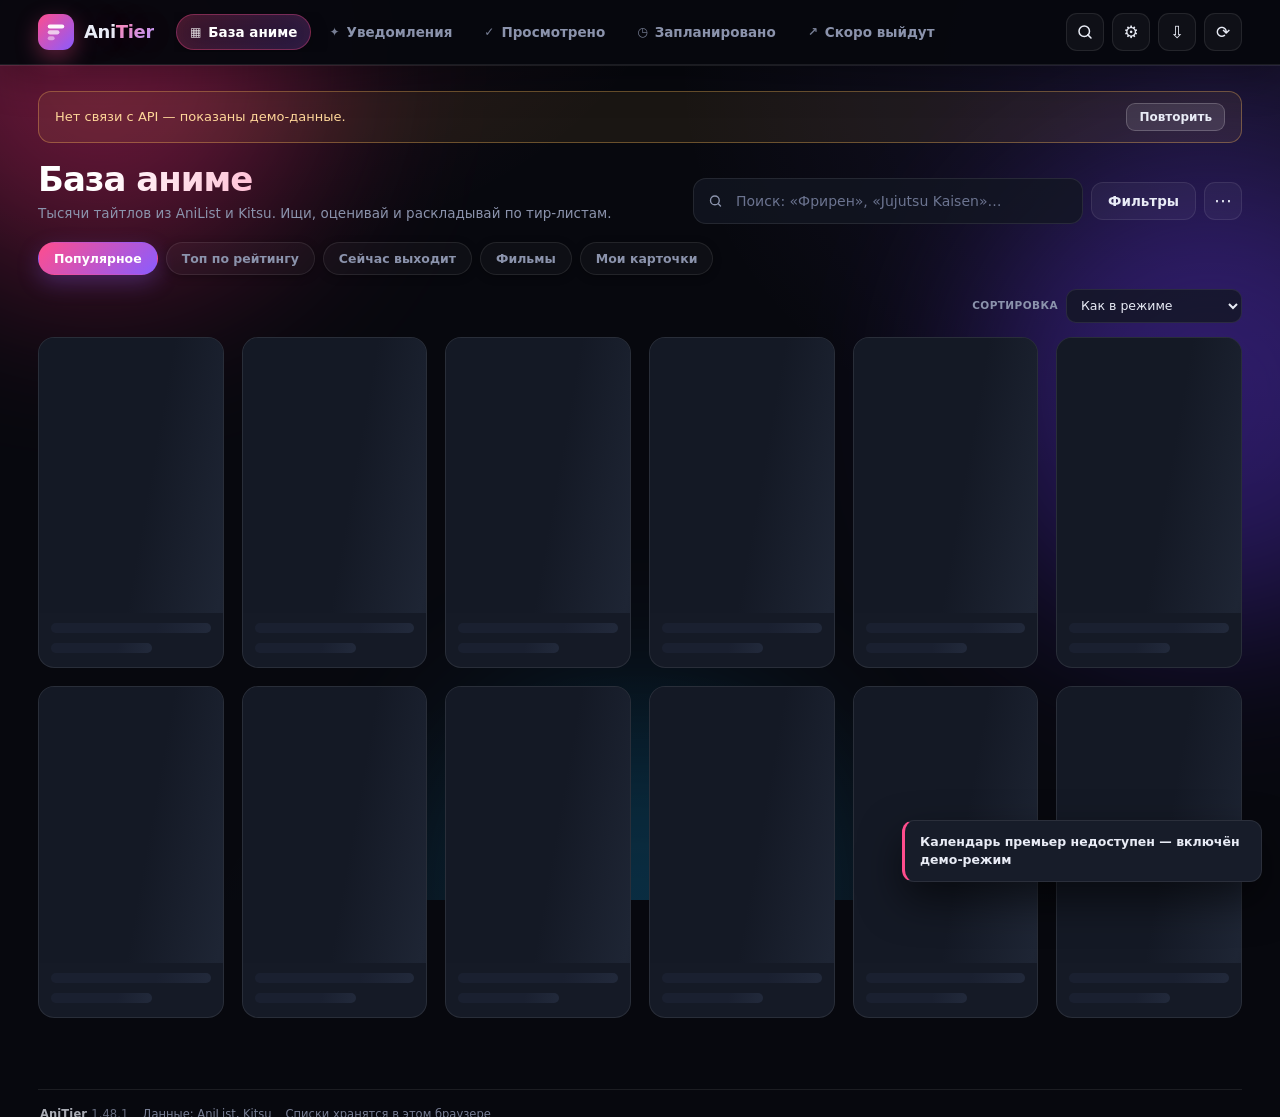
<file: index.html>
<!doctype html>
<html lang="ru">
<head>
<meta charset="utf-8">
<meta name="viewport" content="width=device-width, initial-scale=1">
<title>AniTier — база аниме и тир-листы</title>
<meta name="description" content="База аниме, уведомления о премьерах, тир-листы просмотренного и запланированного, календарь скорых премьер.">
<meta http-equiv="Content-Security-Policy" content="default-src 'self' data: blob:; base-uri 'self'; object-src 'none'; script-src 'self' https://accounts.google.com; style-src 'self' 'unsafe-inline' https://fonts.googleapis.com; img-src 'self' data: blob: https:; font-src 'self' data: https://fonts.gstatic.com; connect-src 'self' data: blob: https://graphql.anilist.co https://api.github.com https://kitsu.io https://api.mymemory.translated.net https://translate.googleapis.com https://query.wikidata.org https://www.googleapis.com https://accounts.google.com https://oauth2.googleapis.com; frame-src https://www.tiktok.com; media-src 'self' data: blob: https:; manifest-src 'self'">
<meta name="anitier-google-client-id" content="">
<link rel="icon" href="data:image/svg+xml,%3Csvg xmlns='http://www.w3.org/2000/svg' viewBox='0 0 64 64'%3E%3Cdefs%3E%3ClinearGradient id='g' x1='0' y1='0' x2='1' y2='1'%3E%3Cstop offset='0' stop-color='%23ff4d8d'/%3E%3Cstop offset='1' stop-color='%238a5cff'/%3E%3C/linearGradient%3E%3C/defs%3E%3Crect width='64' height='64' rx='16' fill='url(%23g)'/%3E%3Ctext x='32' y='45' font-family='Arial' font-size='34' font-weight='700' fill='white' text-anchor='middle'%3ES%3C/text%3E%3C/svg%3E">
<link rel="preconnect" href="https://fonts.googleapis.com">
<link rel="preconnect" href="https://fonts.gstatic.com" crossorigin>
<link href="https://fonts.googleapis.com/css2?family=Manrope:wght@400;600;700;800&display=swap" rel="stylesheet">
<link rel="stylesheet" href="styles.css?v=1.48.1">
</head>
<body>

<div class="bg-orbs" aria-hidden="true"><span></span><span></span><span></span></div>

<header class="topbar">
  <a class="brand" href="#" data-action="tab" data-tab="db" aria-label="AniTier — на главную">
    <span class="brand-mark" aria-hidden="true">
      <svg viewBox="0 0 32 32" width="22" height="22"><rect x="4" y="5" width="24" height="6" rx="3" fill="#fff" opacity=".95"/><rect x="4" y="13.5" width="17" height="6" rx="3" fill="#fff" opacity=".7"/><rect x="4" y="22" width="10" height="6" rx="3" fill="#fff" opacity=".45"/></svg>
    </span>
    <span class="brand-name">Ani<span>Tier</span></span>
  </a>

  <nav class="tabs" role="tablist" aria-label="Разделы">
    <button class="tab is-active" role="tab" id="tab-db" aria-selected="true" aria-controls="view-db" tabindex="0" data-action="tab" data-tab="db"><span class="tab-ico" aria-hidden="true">▦</span><span>База аниме</span></button>
    <button class="tab" role="tab" id="tab-notifications" aria-selected="false" aria-controls="view-notifications" tabindex="-1" data-action="tab" data-tab="notifications">
      <span class="tab-ico" aria-hidden="true">✦</span><span>Уведомления</span>
      <b class="badge" id="bell-badge" hidden>0</b>
    </button>
    <button class="tab" role="tab" id="tab-watched" aria-selected="false" aria-controls="view-watched" tabindex="-1" data-action="tab" data-tab="watched">
      <span class="tab-ico" aria-hidden="true">✓</span><span>Просмотрено</span>
      <b class="count" id="count-watched">0</b>
    </button>
    <button class="tab" role="tab" id="tab-planned" aria-selected="false" aria-controls="view-planned" tabindex="-1" data-action="tab" data-tab="planned">
      <span class="tab-ico" aria-hidden="true">◷</span><span>Запланировано</span>
      <b class="count" id="count-planned">0</b>
    </button>
    <button class="tab" role="tab" id="tab-upcoming" aria-selected="false" aria-controls="view-upcoming" tabindex="-1" data-action="tab" data-tab="upcoming"><span class="tab-ico" aria-hidden="true">↗</span><span>Скоро выйдут</span></button>
  </nav>

  <div class="topbar-actions">
    <button class="icon-btn" data-action="open-command" title="Поиск по всему (Ctrl+K)" aria-label="Глобальный поиск">
      <svg viewBox="0 0 24 24" width="18" height="18" fill="none" stroke="currentColor" stroke-width="2" stroke-linecap="round" aria-hidden="true"><circle cx="11" cy="11" r="7"/><path d="M20 20l-4.2-4.2"/></svg>
    </button>
    <button class="icon-btn" data-action="open-settings" title="Настройки" aria-label="Настройки">⚙</button>
    <button class="icon-btn" data-action="open-backup" title="Резервная копия" aria-label="Резервная копия">⇩</button>
    <button class="icon-btn" data-action="refresh" title="Обновить текущую вкладку" aria-label="Обновить">⟳</button>
  </div>
</header>

<main class="wrap">

  <div class="offline-banner" id="offline-banner" hidden>
    <span id="offline-text">⚠ Нет связи с API — показаны демо-данные.</span>
    <button class="btn btn-tiny" data-action="retry-all">Повторить</button>
  </div>

  <!-- ================= БАЗА ================= -->
  <section class="view" id="view-db" role="tabpanel" aria-label="База аниме">
    <div class="section-head">
      <div class="section-title">
        <h1>База аниме</h1>
        <p class="sub">Тысячи тайтлов из AniList и Kitsu. Ищи, оценивай и раскладывай по тир-листам.</p>
      </div>
      <div class="db-tools">
        <div class="search">
          <input id="search-input" type="search" placeholder="Поиск: «Фрирен», «Jujutsu Kaisen»…" autocomplete="off" list="search-history" aria-label="Поиск аниме">
        <datalist id="search-history"></datalist>
        </div>
        <button class="btn btn-ghost filter-toggle" data-action="toggle-filters" aria-expanded="false" aria-controls="db-filters">
          Фильтры <b class="filter-count" id="filter-count" hidden>0</b>
        </button>
        <div class="db-more">
          <button type="button" class="icon-btn db-more-btn" data-action="db-more-menu" aria-haspopup="true" aria-expanded="false" aria-controls="db-more-menu" aria-label="Ещё действия на вкладке">⋯</button>
          <div class="db-more-menu" id="db-more-menu" hidden>
            <div class="db-more-field">
              <span>Язык поиска</span>
              <select id="search-lang" aria-label="Язык поиска">
                <option value="auto">Авто</option>
                <option value="ru">Русский</option>
                <option value="en">English</option>
                <option value="ja">日本語</option>
              </select>
            </div>
            <button type="button" class="db-more-item" data-action="new-custom">＋ Своя карточка</button>
            <button type="button" class="db-more-item" data-action="random-db">🎲 Случайное</button>
            <button type="button" class="db-more-item" id="db-hide-mine" data-action="toggle-hide-mine" aria-pressed="false">Скрыть мои списки</button>
          </div>
        </div>
      </div>
    </div>

    <div class="filters" id="db-filters" hidden>
      <div class="filter-field filter-multi">
        <span id="filter-type-label">Тип</span>
        <button type="button" class="filter-multi-btn" data-action="filter-menu" data-filter-menu="type" aria-haspopup="true" aria-expanded="false" aria-labelledby="filter-type-label">
          <span class="filter-multi-value" data-filter-value="type">Любой</span>
          <span class="filter-multi-caret" aria-hidden="true">▾</span>
        </button>
        <div class="filter-menu" data-filter-panel="type" role="group" aria-labelledby="filter-type-label" hidden></div>
      </div>
      <div class="filter-field filter-multi">
        <span id="filter-status-label">Статус</span>
        <button type="button" class="filter-multi-btn" data-action="filter-menu" data-filter-menu="status" aria-haspopup="true" aria-expanded="false" aria-labelledby="filter-status-label">
          <span class="filter-multi-value" data-filter-value="status">Любой</span>
          <span class="filter-multi-caret" aria-hidden="true">▾</span>
        </button>
        <div class="filter-menu" data-filter-panel="status" role="group" aria-labelledby="filter-status-label" hidden></div>
      </div>
      <div class="filter-field filter-multi">
        <span id="filter-year-label">Год</span>
        <button type="button" class="filter-multi-btn" data-action="filter-menu" data-filter-menu="year" aria-haspopup="true" aria-expanded="false" aria-labelledby="filter-year-label">
          <span class="filter-multi-value" data-filter-value="year">Любой</span>
          <span class="filter-multi-caret" aria-hidden="true">▾</span>
        </button>
        <div class="filter-menu" data-filter-panel="year" role="group" aria-labelledby="filter-year-label" hidden></div>
      </div>
      <div class="filter-field filter-multi">
        <span id="filter-genre-label">Жанр</span>
        <button type="button" class="filter-multi-btn" data-action="filter-menu" data-filter-menu="genre" aria-haspopup="true" aria-expanded="false" aria-labelledby="filter-genre-label">
          <span class="filter-multi-value" data-filter-value="genre">Любой</span>
          <span class="filter-multi-caret" aria-hidden="true">▾</span>
        </button>
        <div class="filter-menu" data-filter-panel="genre" role="group" aria-labelledby="filter-genre-label" hidden></div>
      </div>
      <div class="filter-field filter-multi filter-tags">
        <span id="filter-tags-label">Теги</span>
        <button type="button" class="filter-multi-btn" data-action="filter-menu" data-filter-menu="tags" aria-haspopup="true" aria-expanded="false" aria-labelledby="filter-tags-label">
          <span class="filter-multi-value" data-filter-value="tags">Любой</span>
          <span class="filter-multi-caret" aria-hidden="true">▾</span>
        </button>
        <div class="filter-menu filter-menu-wide" data-filter-panel="tags" role="group" aria-labelledby="filter-tags-label" hidden></div>
      </div>
      <label class="filter-field filter-score-field">
        <span>Рейтинг <b class="filter-score-value" id="filter-score-value">Любой</b></span>
        <input id="filter-score" data-filter="minScore" type="range" min="0" max="10" step="1" value="0" aria-label="Минимальный рейтинг">
        <span class="filter-score-scale" aria-hidden="true"><span>0</span><span>5</span><span>10</span></span>
      </label>
      <button class="btn btn-ghost filter-reset" data-action="reset-filters">Сбросить</button>
    </div>

    <div class="chips" id="db-modes">
      <button class="chip is-active" data-action="mode" data-mode="popular">Популярное</button>
      <button class="chip" data-action="mode" data-mode="score">Топ по рейтингу</button>
      <button class="chip" data-action="mode" data-mode="airing">Сейчас выходит</button>
      <button class="chip" data-action="mode" data-mode="movie">Фильмы</button>
      <button class="chip" data-action="mode" data-mode="custom">Мои карточки</button>
      <button class="chip" data-action="random-db" style="display:none" aria-hidden="true">Случайное</button>
    </div>

    <div class="db-sort-row">
      <label class="filter-field db-sort-field">
        <span>Сортировка</span>
        <select id="db-sort" data-db-sort aria-label="Сортировка базы">
          <option value="default">Как в режиме</option>
          <option value="popular">По популярности</option>
          <option value="score">По оценке</option>
          <option value="newest">Сначала новые</option>
          <option value="title">По названию</option>
        </select>
      </label>
    </div>

    <section class="continue-block" id="continue-block" aria-label="Продолжить просмотр" hidden>
      <div class="continue-head">
        <h2>Продолжить просмотр</h2>
        <span class="sub">Начатые тайтлы из «Просмотрено»</span>
        <button type="button" class="chip continue-toggle" data-action="toggle-continue" aria-expanded="true" aria-controls="continue-row">Свернуть</button>
      </div>
      <div class="continue-row" id="continue-row"></div>
    </section>

    <div class="db-status" id="db-status" role="status" aria-live="polite"></div>
    <div class="grid" id="db-grid"></div>
    <div class="load-row">
      <button class="btn btn-ghost" data-action="load-more" id="db-more" hidden>Следующая страница</button>
    </div>
    <div class="db-sentinel" id="db-sentinel" aria-hidden="true"></div>
  </section>

  <!-- ================= УВЕДОМЛЕНИЯ ================= -->
  <section class="view" id="view-notifications" role="tabpanel" aria-label="Уведомления" hidden>
    <div class="section-head">
      <div class="section-title">
        <h1>Уведомления</h1>
        <p class="sub">Свежие премьеры и только что завершившиеся тайтлы. Отмечай просмотренные серии прямо в списке.</p>
      </div>
      <button class="btn btn-ghost" data-action="refresh-notifications">Обновить</button>
    </div>
    <div class="notif-feed" id="notif-list"></div>
  </section>

  <!-- ================= ПРОСМОТРЕНО ================= -->
  <section class="view" id="view-watched" role="tabpanel" aria-label="Просмотрено" hidden>
    <div class="section-head">
      <div class="section-title">
        <h1>Просмотрено</h1>
        <p class="sub">Разложи тайтлы по тирам — от S до F. Карточки перетаскиваются мышью или долгим нажатием.</p>
      </div>
      <div class="head-actions">
        <button class="btn btn-ghost" data-action="find-more">+ Добавить тайтл</button>
        <div class="list-more">
          <button type="button" class="icon-btn list-more-btn" data-action="list-more-menu" data-list="watched" aria-haspopup="true" aria-expanded="false" aria-label="Ещё действия">⋯</button>
          <div class="list-more-menu" data-list-menu="watched" hidden>
            <button type="button" class="list-more-item" data-action="open-stats">Статистика</button>
            <button type="button" class="list-more-item" data-action="exchange-export" data-list="watched">Экспорт</button>
            <button type="button" class="list-more-item" data-action="exchange-import">Импорт</button>
          </div>
        </div>
      </div>
    </div>
    <div class="list-summary" id="summary-watched"></div>
    <div class="list-tools" id="list-tools-watched" data-list-tools="watched"></div>
    <div class="db-status" id="list-status-watched" role="status" aria-live="polite"></div>
    <div class="tierlist" id="tiers-watched"></div>
  </section>

  <!-- ================= ЗАПЛАНИРОВАНО ================= -->
  <section class="view" id="view-planned" role="tabpanel" aria-label="Запланировано посмотреть" hidden>
    <div class="section-head">
      <div class="section-title">
        <h1>Запланировано посмотреть</h1>
        <p class="sub">Собери вишлист и расставь приоритеты по тирам: что смотреть первым.</p>
      </div>
      <div class="head-actions">
        <button class="btn btn-ghost" data-action="find-more">+ Добавить тайтл</button>
        <div class="list-more">
          <button type="button" class="icon-btn list-more-btn" data-action="list-more-menu" data-list="planned" aria-haspopup="true" aria-expanded="false" aria-label="Ещё действия">⋯</button>
          <div class="list-more-menu" data-list-menu="planned" hidden>
            <button type="button" class="list-more-item" data-action="random-planned" data-list="planned">🎲 Что посмотреть?</button>
            <button type="button" class="list-more-item" data-action="exchange-export" data-list="planned">Экспорт</button>
            <button type="button" class="list-more-item" data-action="exchange-import">Импорт</button>
          </div>
        </div>
      </div>
    </div>
    <div class="list-summary" id="summary-planned"></div>
    <div class="list-tools" id="list-tools-planned" data-list-tools="planned"></div>
    <div class="db-status" id="list-status-planned" role="status" aria-live="polite"></div>
    <div class="tierlist" id="tiers-planned"></div>
  </section>

  <!-- ================= СКОРО ВЫЙДУТ ================= -->
  <section class="view" id="view-upcoming" role="tabpanel" aria-label="Скоро выйдут" hidden>
    <div class="section-head">
      <div class="section-title">
        <h1>Скоро выйдут</h1>
        <p class="sub">Премьеры с завтрашнего дня до трёх месяцев вперёд. Тайтлы из «Просмотрено» и «Запланировано» сюда не попадают.</p>
      </div>
      <button class="btn btn-ghost" data-action="refresh-upcoming">Обновить</button>
    </div>
    <div class="upcoming-tools" id="upcoming-tools">
      <div class="upcoming-bar">
        <div class="search">
          <input id="upcoming-search" type="search" placeholder="Поиск премьеры: название, жанр, студия" autocomplete="off" aria-label="Поиск премьеры">
        </div>
        <button class="btn btn-ghost" type="button" id="upcoming-mine" data-action="toggle-upcoming-mine" aria-pressed="false"><span class="when-wide">Только мои серии</span><span class="when-narrow">Мои серии</span></button>
        <button class="btn btn-ghost filter-toggle" type="button" data-action="toggle-upcoming-filters" aria-expanded="false" aria-controls="upcoming-filters">
          Фильтры <b class="filter-count" id="upcoming-filter-count" hidden>0</b>
        </button>
        <div class="upcoming-more">
          <button type="button" class="icon-btn" data-action="upcoming-more-menu" aria-haspopup="true" aria-expanded="false" aria-controls="upcoming-more-menu" aria-label="Ещё действия">⋯</button>
          <div class="upcoming-more-menu" id="upcoming-more-menu" hidden>
            <button type="button" class="upcoming-more-item" data-action="export-ics">Экспорт .ics</button>
            <button type="button" class="upcoming-more-item" data-action="reset-upcoming">Сбросить фильтры</button>
          </div>
        </div>
      </div>
      <div class="filters upcoming-filters" id="upcoming-filters" hidden>
        <label class="filter-field">
          <span>Тип</span>
          <select id="upcoming-type" data-upcoming="type" aria-label="Тип премьеры">
            <option value="">Любой</option>
          </select>
        </label>
        <label class="filter-field">
          <span>Жанр</span>
          <select id="upcoming-genre" data-upcoming="genre" aria-label="Жанр премьеры">
            <option value="">Любой</option>
          </select>
        </label>
        <label class="filter-field">
          <span>Месяц</span>
          <select id="upcoming-month" data-upcoming="month" aria-label="Месяц премьеры">
            <option value="">Все месяцы</option>
          </select>
        </label>
        <label class="filter-field">
          <span>Порядок</span>
          <select id="upcoming-sort" data-upcoming="sort" aria-label="Порядок премьер">
            <option value="date">По дате</option>
            <option value="title">По названию</option>
          </select>
        </label>
      </div>
    </div>
    <div class="db-status" id="upcoming-status" role="status" aria-live="polite"></div>
    <div class="grid upcoming-grid" id="upcoming-grid"></div>
  </section>

  <footer class="footer">
    <span class="footer-brand">AniTier <span id="footer-version"></span></span>
    <span class="footer-item">Данные: <a href="https://anilist.co" target="_blank" rel="noopener">AniList</a>, <a href="https://kitsu.io" target="_blank" rel="noopener">Kitsu</a></span>
    <span class="footer-item">Списки хранятся в этом браузере</span>
  </footer>
</main>

<!-- ================= МОДАЛКА ================= -->
<div class="modal" id="modal" hidden>
  <div class="modal-backdrop" data-action="close-modal"></div>
  <div class="modal-panel" role="dialog" aria-modal="true" aria-labelledby="modal-title" aria-describedby="modal-content" tabindex="-1">
    <button class="modal-close" data-action="close-modal" aria-label="Закрыть">✕</button>
    <div id="modal-content"></div>
  </div>
</div>

<!-- ================= ОБМЕН ТИР-ЛИСТАМИ ================= -->
<div class="modal" id="exchange-modal" hidden>
  <div class="modal-backdrop" data-action="close-exchange"></div>
  <div class="modal-panel exchange-panel" id="exchange-panel" role="dialog" aria-modal="true" aria-labelledby="exchange-title" aria-describedby="exchange-content" tabindex="-1">
    <button class="modal-close" data-action="close-exchange" aria-label="Закрыть">✕</button>
    <div class="exchange-content" id="exchange-content"></div>
  </div>
</div>

<!-- ================= РЕЗЕРВНАЯ КОПИЯ ================= -->
<div class="modal" id="backup-modal" hidden>
  <div class="modal-backdrop" data-action="close-backup"></div>
  <div class="modal-panel backup-panel" id="backup-panel" role="dialog" aria-modal="true" aria-labelledby="backup-title" aria-describedby="backup-content" tabindex="-1">
    <button class="modal-close" data-action="close-backup" aria-label="Закрыть">✕</button>
    <div class="backup-content" id="backup-content"></div>
  </div>
</div>

<!-- ================= НАСТРОЙКИ ================= -->
<div class="modal" id="settings-modal" hidden>
  <div class="modal-backdrop" data-action="close-settings"></div>
  <div class="modal-panel backup-panel" id="settings-panel" role="dialog" aria-modal="true" aria-labelledby="settings-title" aria-describedby="settings-content" tabindex="-1">
    <button class="modal-close" data-action="close-settings" aria-label="Закрыть">✕</button>
    <div class="backup-content" id="settings-content"></div>
  </div>
</div>

<!-- ================= ГЛОБАЛЬНЫЙ ПОИСК ================= -->
<div class="modal command-modal" id="command-modal" hidden>
  <div class="modal-backdrop" data-action="close-command"></div>
  <div class="modal-panel command-panel" id="command-panel" role="dialog" aria-modal="true" aria-labelledby="command-title" aria-describedby="command-desc" tabindex="-1">
    <button class="modal-close" data-action="close-command" aria-label="Закрыть">✕</button>
    <div class="command-content">
      <h2 class="visually-hidden" id="command-title">Поиск по AniTier</h2>
      <div class="command-search">
        <span class="command-search-icon" aria-hidden="true">⌕</span>
        <input id="command-input" type="search" placeholder="Тайтл, список или база…" autocomplete="off" aria-label="Поиск по всему" role="combobox" aria-autocomplete="list" aria-expanded="true" aria-controls="command-results">
        <kbd class="command-key">Esc</kbd>
      </div>
      <div class="command-results" id="command-results" role="listbox" aria-label="Результаты поиска"></div>
      <div class="command-hint" id="command-desc">
        <span><kbd>↑</kbd><kbd>↓</kbd> выбрать</span>
        <span><kbd>Enter</kbd> открыть</span>
        <span><kbd>Ctrl</kbd>+<kbd>K</kbd> закрыть</span>
      </div>
    </div>
  </div>
</div>

<!-- ================= СТАТИСТИКА ================= -->
<div class="modal" id="stats-modal" hidden>
  <div class="modal-backdrop" data-action="close-stats"></div>
  <div class="modal-panel stats-panel" id="stats-panel" role="dialog" aria-modal="true" aria-labelledby="stats-title" aria-describedby="stats-content" tabindex="-1">
    <button class="modal-close" data-action="close-stats" aria-label="Закрыть">✕</button>
    <div class="stats-content" id="stats-content"></div>
  </div>
</div>

<!-- ================= СВОЯ КАРТОЧКА ================= -->
<div class="modal" id="custom-modal" hidden>
  <div class="modal-backdrop" data-action="close-custom"></div>
  <div class="modal-panel custom-panel" id="custom-panel" role="dialog" aria-modal="true" aria-labelledby="custom-title" aria-describedby="custom-content" tabindex="-1">
    <button class="modal-close" data-action="close-custom" aria-label="Закрыть">✕</button>
    <div class="custom-content" id="custom-content"></div>
  </div>
</div>

<!-- ================= МОМЕНТ ================= -->
<div class="modal" id="moment-modal" hidden>
  <div class="modal-backdrop" data-action="close-moment"></div>
  <div class="modal-panel custom-panel" id="moment-panel" role="dialog" aria-modal="true" aria-labelledby="moment-title" aria-describedby="moment-content" tabindex="-1">
    <button class="modal-close" data-action="close-moment" aria-label="Закрыть">✕</button>
    <div class="custom-content" id="moment-content"></div>
  </div>
</div>

<div class="update-card" id="update-card" role="status" aria-live="polite" hidden></div>
<div id="toasts" role="status" aria-live="polite" aria-atomic="false"></div>

<script src="tags.js?v=1.48.1" defer></script>
<script src="titles-ru-anilist.js?v=1.48.1" defer></script>
<script src="titles-ru.js?v=1.48.1" defer></script>
<script src="changelog.js?v=1.48.1" defer></script>
<script src="core.js?v=1.48.1" defer></script>
<script src="app-store.js?v=1.48.1" defer></script>
<script src="app-api.js?v=1.48.1" defer></script>
<script src="app-render-cards.js?v=1.48.1" defer></script>
<script src="app-render-lists.js?v=1.48.1" defer></script>
<script src="app-render-screens.js?v=1.48.1" defer></script>
<script src="app-render-modals.js?v=1.48.1" defer></script>
<script src="app-render-exchange.js?v=1.48.1" defer></script>
<script src="app-render-png.js?v=1.48.1" defer></script>
<script src="app-render-settings.js?v=1.48.1" defer></script>
<script src="app-render-command.js?v=1.48.1" defer></script>
<script src="app-ctrl-catalog.js?v=1.48.1" defer></script>
<script src="app-ctrl-notifications.js?v=1.48.1" defer></script>
<script src="app-ctrl-upcoming.js?v=1.48.1" defer></script>
<script src="app-ctrl-backup.js?v=1.48.1" defer></script>
<script src="app-ctrl-posters.js?v=1.48.1" defer></script>
<script src="app-ctrl-moments.js?v=1.48.1" defer></script>
<script src="app-ctrl-settings.js?v=1.48.1" defer></script>
<script src="app-ctrl-diagnostics.js?v=1.48.1" defer></script>
<script src="app-ctrl-gestures.js?v=1.48.1" defer></script>
<script src="app-ctrl-safety.js?v=1.48.1" defer></script>
<script src="app.js?v=1.48.1" defer></script>
<button class="scroll-top" id="scroll-top" type="button" aria-label="Наверх" title="Наверх">↑</button>
</body>
</html>
</file>
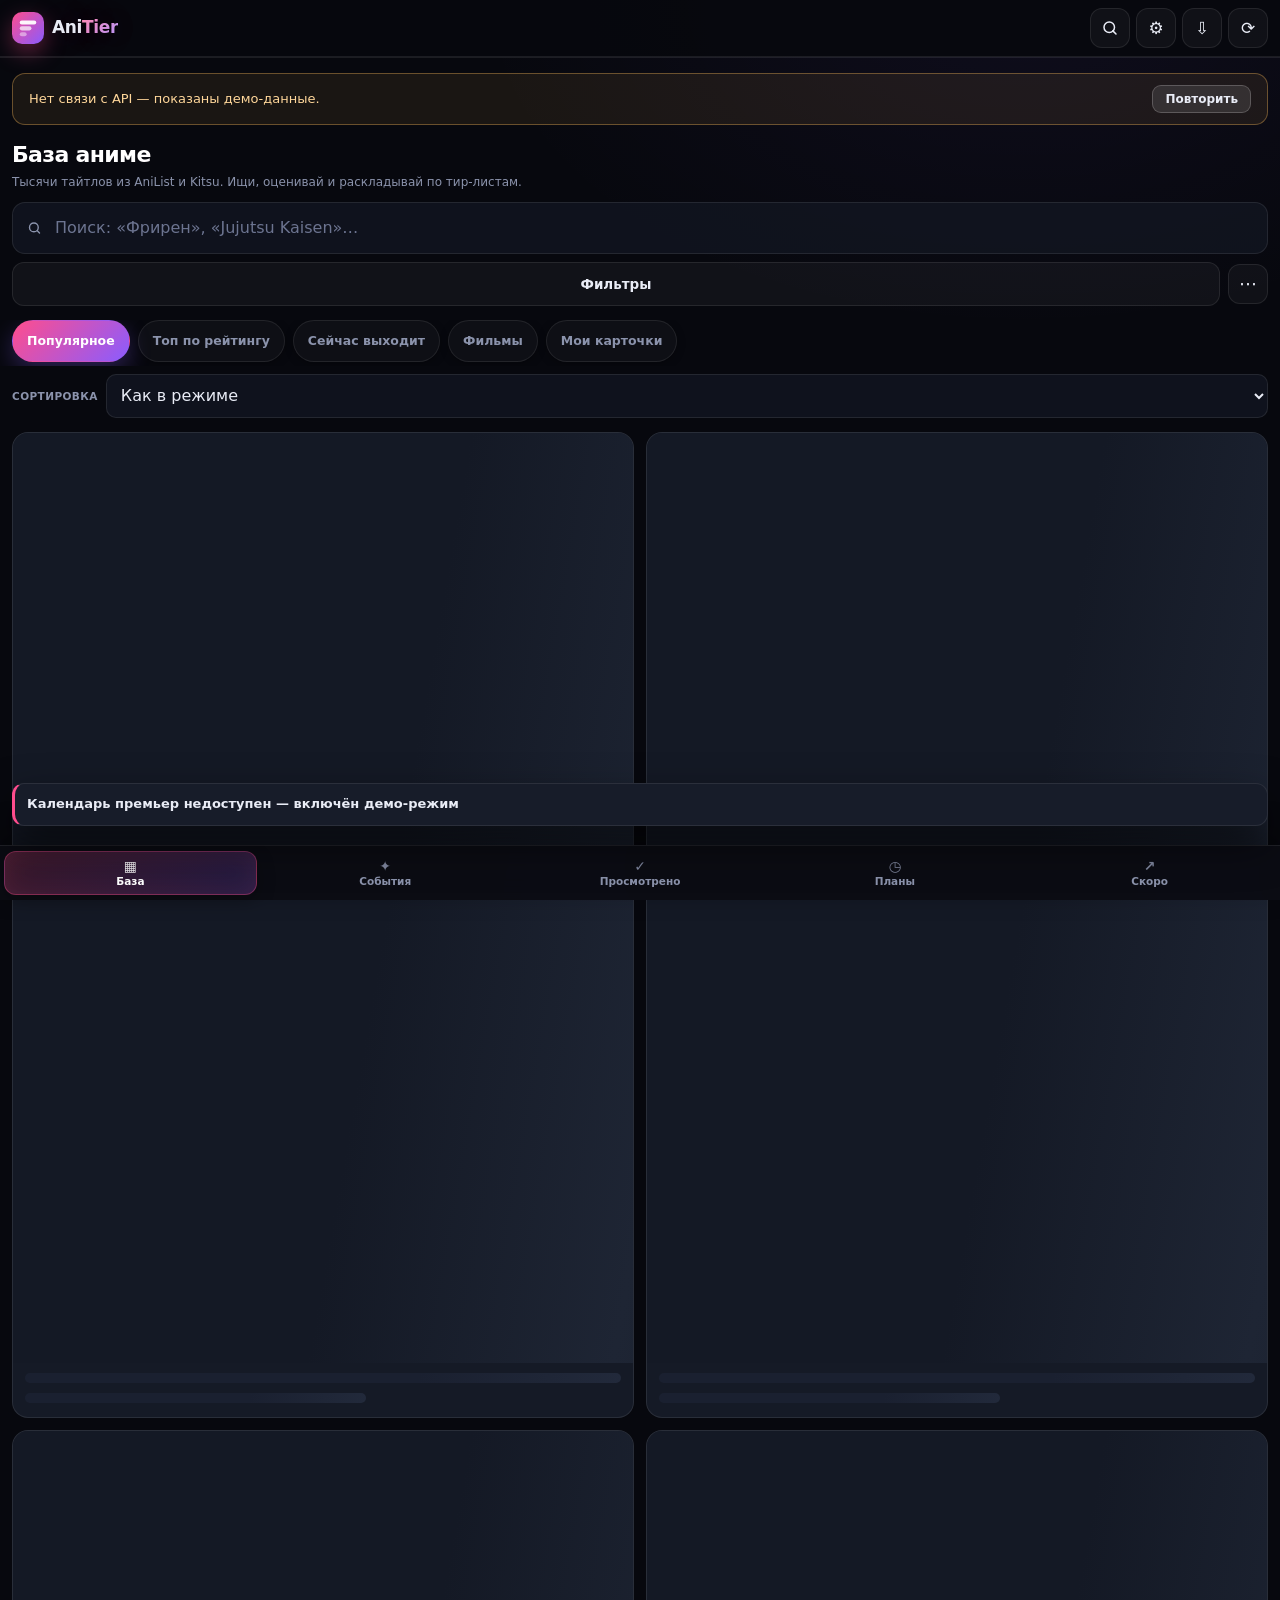
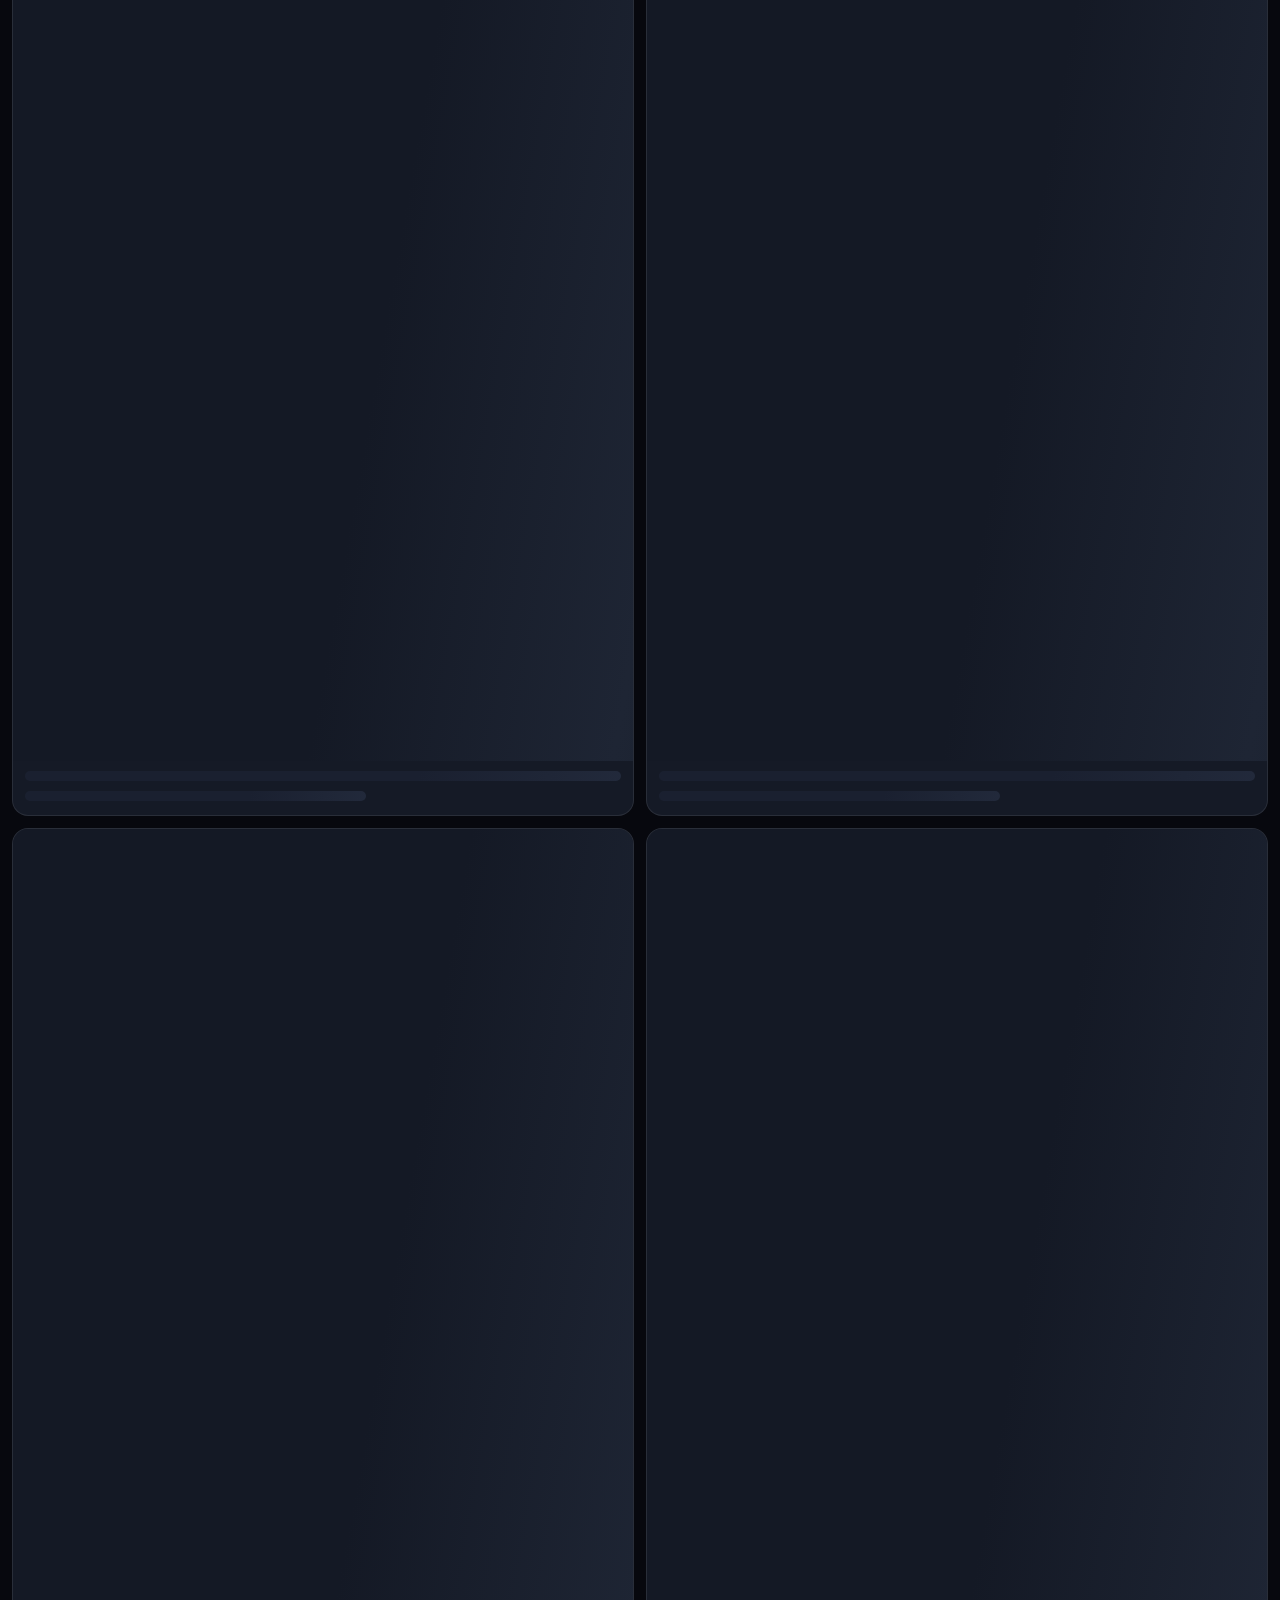
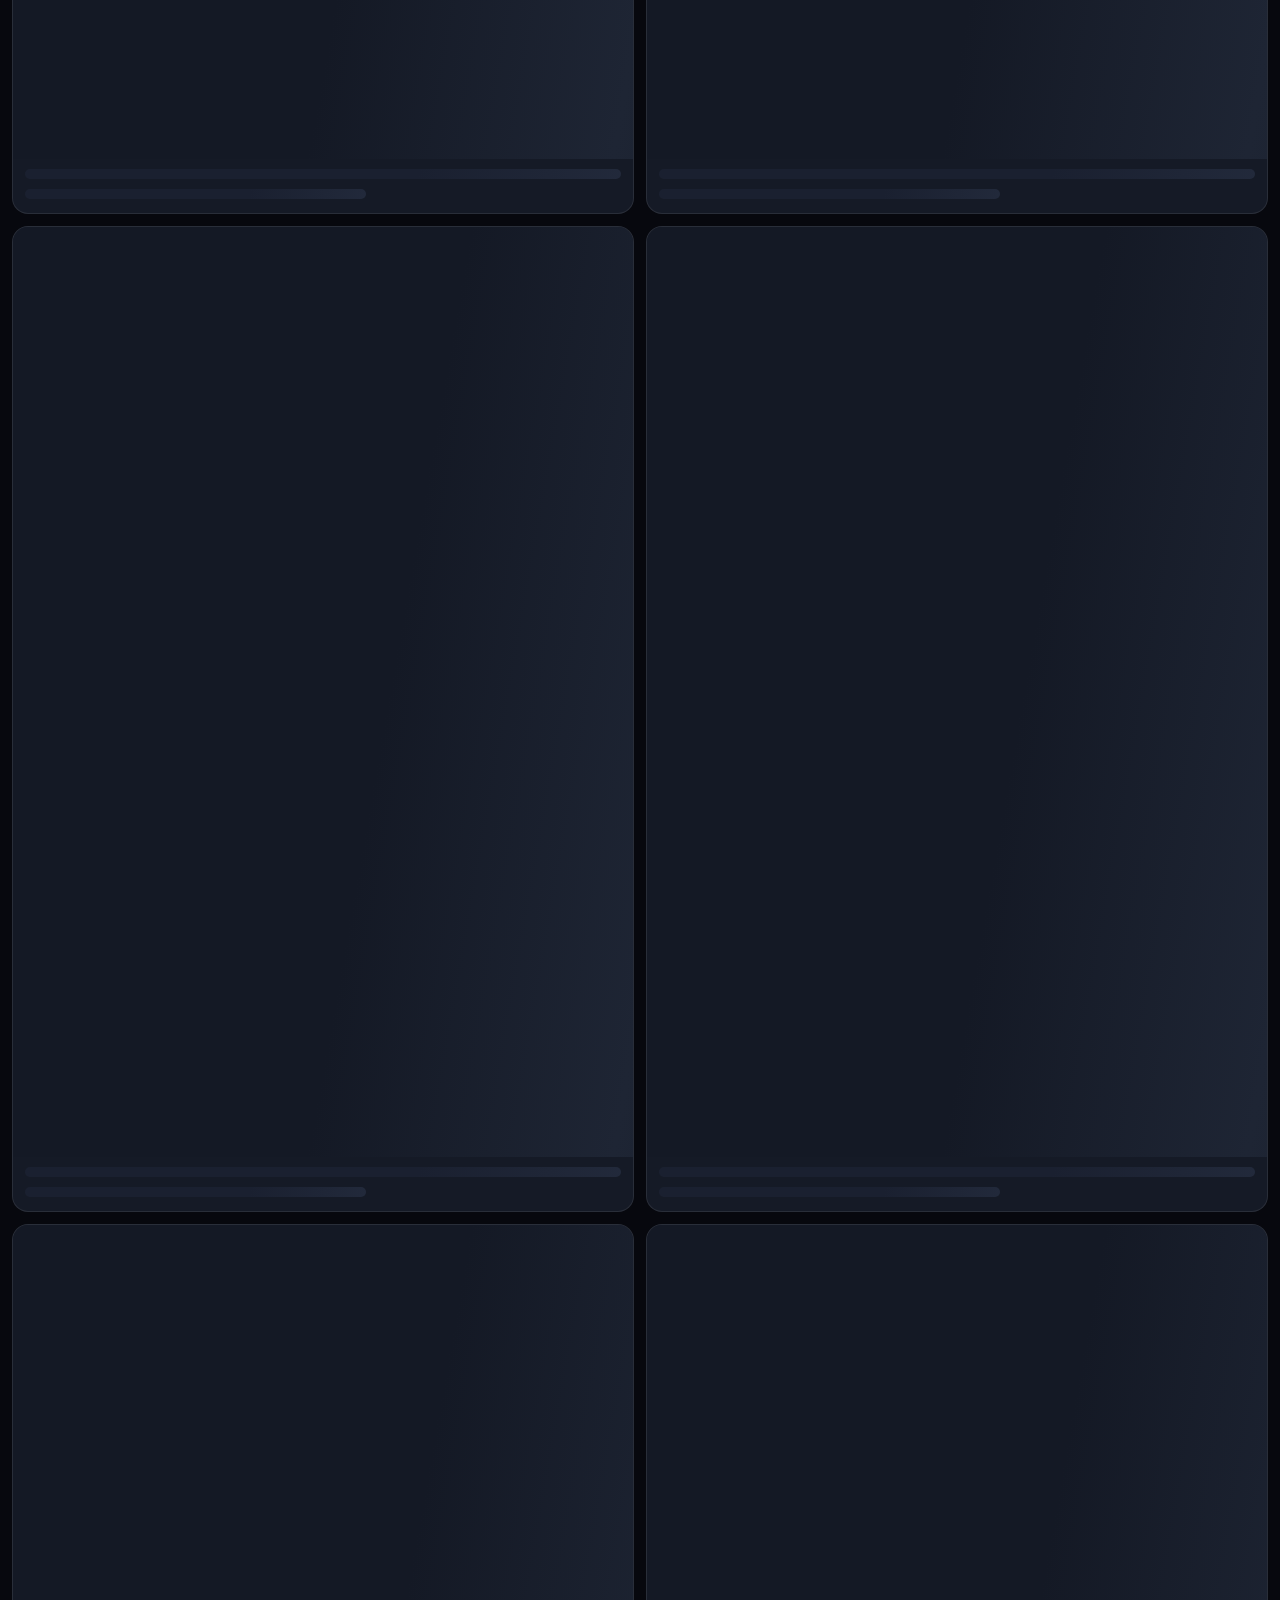
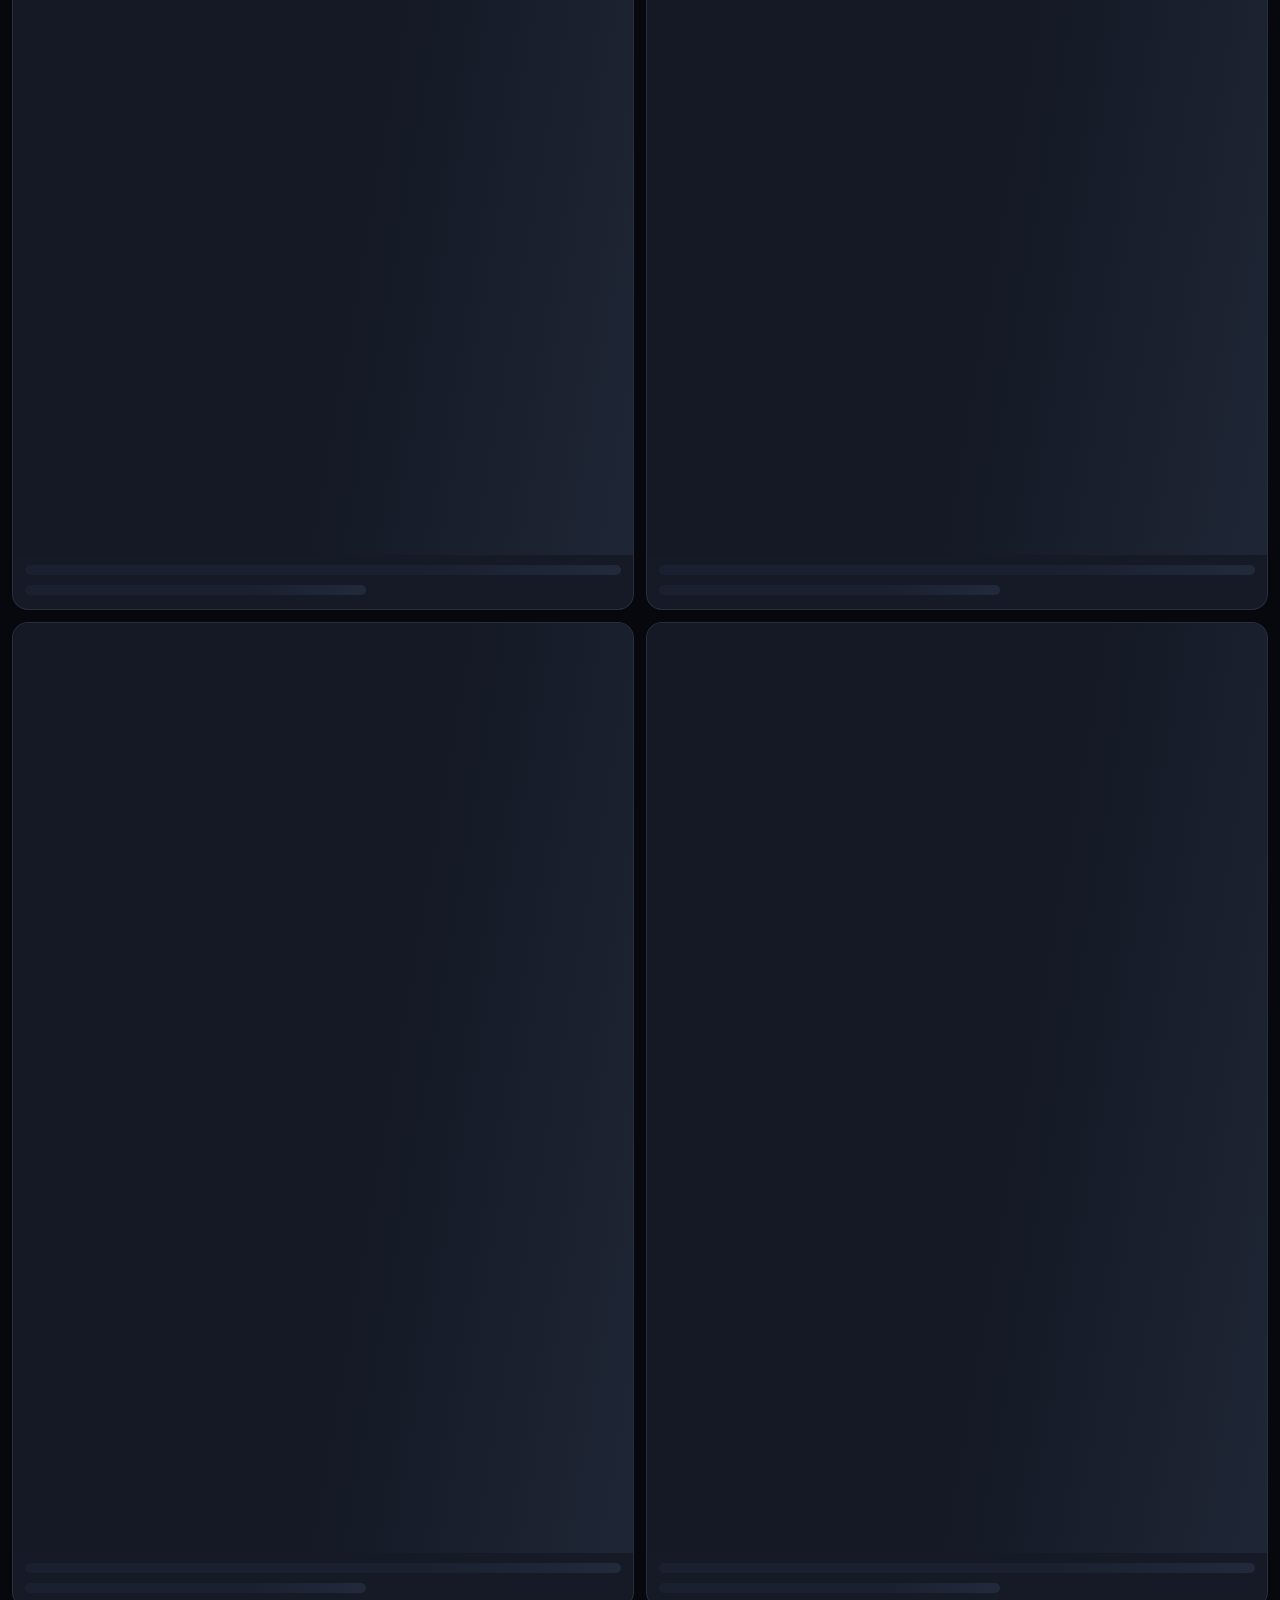
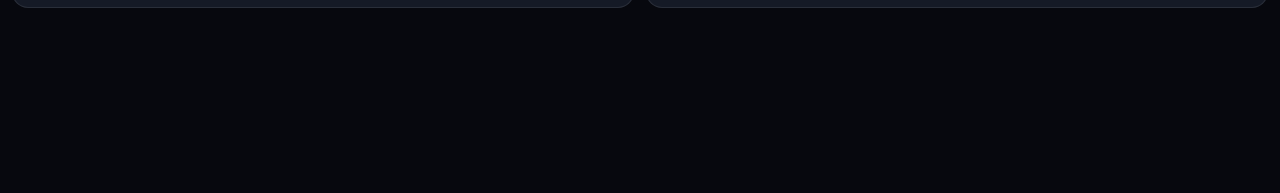
<file: mobile/index.html>
<!doctype html>
<html lang="ru">
<head>
<meta charset="utf-8">
<meta name="viewport" content="width=device-width, initial-scale=1, viewport-fit=cover">
<title>AniTier Mobile — аниме в кармане</title>
<meta name="description" content="Мобильная версия AniTier: база аниме, уведомления о премьерах, тир-листы и календарь. Работает как приложение.">
<meta http-equiv="Content-Security-Policy" content="default-src 'self' data: blob:; base-uri 'self'; object-src 'none'; script-src 'self' https://accounts.google.com; style-src 'self' 'unsafe-inline' https://fonts.googleapis.com; img-src 'self' data: blob: https:; font-src 'self' data: https://fonts.gstatic.com; connect-src 'self' data: blob: https://graphql.anilist.co https://api.github.com https://kitsu.io https://api.mymemory.translated.net https://translate.googleapis.com https://query.wikidata.org https://www.googleapis.com https://accounts.google.com https://oauth2.googleapis.com; frame-src https://www.tiktok.com; media-src 'self' data: blob: https:; manifest-src 'self'">
<meta name="anitier-google-client-id" content="">
<meta name="theme-color" content="#0c0d14">
<meta name="apple-mobile-web-app-capable" content="yes">
<meta name="apple-mobile-web-app-status-bar-style" content="black-translucent">
<meta name="apple-mobile-web-app-title" content="AniTier">
<link rel="manifest" href="manifest.webmanifest">
<link rel="icon" type="image/png" sizes="192x192" href="icons/icon-192.png">
<link rel="apple-touch-icon" href="icons/icon-192.png">
<link rel="stylesheet" href="../styles.css?v=1.48.1">
<link rel="stylesheet" href="mobile.css?v=1.48.1">
</head>
<body class="mobile-app">

<div class="bg-orbs" aria-hidden="true"><span></span><span></span><span></span></div>

<header class="topbar">
  <a class="brand" href="#" data-action="tab" data-tab="db" aria-label="AniTier — на главную">
    <span class="brand-mark" aria-hidden="true">
      <svg viewBox="0 0 32 32" width="22" height="22"><rect x="4" y="5" width="24" height="6" rx="3" fill="#fff" opacity=".95"/><rect x="4" y="13.5" width="17" height="6" rx="3" fill="#fff" opacity=".7"/><rect x="4" y="22" width="10" height="6" rx="3" fill="#fff" opacity=".45"/></svg>
    </span>
    <span class="brand-name">Ani<span>Tier</span></span>
  </a>

  <div class="topbar-actions">
    <button class="icon-btn" data-action="open-command" title="Поиск по всему (Ctrl+K)" aria-label="Глобальный поиск">
      <svg viewBox="0 0 24 24" width="18" height="18" fill="none" stroke="currentColor" stroke-width="2" stroke-linecap="round" aria-hidden="true"><circle cx="11" cy="11" r="7"/><path d="M20 20l-4.2-4.2"/></svg>
    </button>
    <button class="icon-btn install-btn" id="install-app" type="button" title="Установить приложение" aria-label="Установить приложение" hidden>↓</button>
    <button class="icon-btn" data-action="open-settings" title="Настройки" aria-label="Настройки">⚙</button>
    <button class="icon-btn" data-action="open-backup" title="Резервная копия" aria-label="Резервная копия">⇩</button>
    <button class="icon-btn" data-action="refresh" title="Обновить текущую вкладку" aria-label="Обновить">⟳</button>
  </div>
</header>

<nav class="tabs" role="tablist" aria-label="Разделы">
  <button class="tab is-active" role="tab" id="tab-db" aria-selected="true" aria-controls="view-db" tabindex="0" data-action="tab" data-tab="db"><span class="tab-ico" aria-hidden="true">▦</span><span>База</span></button>
  <button class="tab" role="tab" id="tab-notifications" aria-selected="false" aria-controls="view-notifications" tabindex="-1" data-action="tab" data-tab="notifications">
    <span class="tab-ico" aria-hidden="true">✦</span><span>События</span>
    <b class="badge" id="bell-badge" hidden>0</b>
  </button>
  <button class="tab" role="tab" id="tab-watched" aria-selected="false" aria-controls="view-watched" tabindex="-1" data-action="tab" data-tab="watched">
    <span class="tab-ico" aria-hidden="true">✓</span><span>Просмотрено</span>
    <b class="count" id="count-watched">0</b>
  </button>
  <button class="tab" role="tab" id="tab-planned" aria-selected="false" aria-controls="view-planned" tabindex="-1" data-action="tab" data-tab="planned">
    <span class="tab-ico" aria-hidden="true">◷</span><span>Планы</span>
    <b class="count" id="count-planned">0</b>
  </button>
  <button class="tab" role="tab" id="tab-upcoming" aria-selected="false" aria-controls="view-upcoming" tabindex="-1" data-action="tab" data-tab="upcoming"><span class="tab-ico" aria-hidden="true">↗</span><span>Скоро</span></button>
</nav>

<main class="wrap">

  <div class="offline-banner" id="offline-banner" hidden>
    <span id="offline-text">⚠ Нет связи с API — показаны демо-данные.</span>
    <button class="btn btn-tiny" data-action="retry-all">Повторить</button>
  </div>

  <!-- ================= БАЗА ================= -->
  <section class="view" id="view-db" role="tabpanel" aria-label="База аниме">
    <div class="section-head">
      <div class="section-title">
        <h1>База аниме</h1>
        <p class="sub">Тысячи тайтлов из AniList и Kitsu. Ищи, оценивай и раскладывай по тир-листам.</p>
      </div>
      <div class="db-tools">
        <div class="search">
          <input id="search-input" type="search" placeholder="Поиск: «Фрирен», «Jujutsu Kaisen»…" autocomplete="off" list="search-history" aria-label="Поиск аниме">
          <datalist id="search-history"></datalist>
        </div>
        <button class="btn btn-ghost filter-toggle" data-action="toggle-filters" aria-expanded="false" aria-controls="db-filters">
          Фильтры <b class="filter-count" id="filter-count" hidden>0</b>
        </button>
        <div class="db-more">
          <button type="button" class="icon-btn db-more-btn" data-action="db-more-menu" aria-haspopup="true" aria-expanded="false" aria-controls="db-more-menu" aria-label="Ещё действия на вкладке">⋯</button>
          <div class="db-more-menu" id="db-more-menu" hidden>
            <div class="db-more-field">
              <span>Язык поиска</span>
              <select id="search-lang" aria-label="Язык поиска">
                <option value="auto">Авто</option>
                <option value="ru">Русский</option>
                <option value="en">English</option>
                <option value="ja">日本語</option>
              </select>
            </div>
            <button type="button" class="db-more-item" data-action="new-custom">＋ Своя карточка</button>
            <button type="button" class="db-more-item" data-action="random-db">🎲 Случайное</button>
            <button type="button" class="db-more-item" id="db-hide-mine" data-action="toggle-hide-mine" aria-pressed="false">Скрыть мои списки</button>
          </div>
        </div>
      </div>
    </div>

    <div class="filters" id="db-filters" hidden>
      <div class="filter-field filter-multi">
        <span id="filter-type-label">Тип</span>
        <button type="button" class="filter-multi-btn" data-action="filter-menu" data-filter-menu="type" aria-haspopup="true" aria-expanded="false" aria-labelledby="filter-type-label">
          <span class="filter-multi-value" data-filter-value="type">Любой</span>
          <span class="filter-multi-caret" aria-hidden="true">▾</span>
        </button>
        <div class="filter-menu" data-filter-panel="type" role="group" aria-labelledby="filter-type-label" hidden></div>
      </div>
      <div class="filter-field filter-multi">
        <span id="filter-status-label">Статус</span>
        <button type="button" class="filter-multi-btn" data-action="filter-menu" data-filter-menu="status" aria-haspopup="true" aria-expanded="false" aria-labelledby="filter-status-label">
          <span class="filter-multi-value" data-filter-value="status">Любой</span>
          <span class="filter-multi-caret" aria-hidden="true">▾</span>
        </button>
        <div class="filter-menu" data-filter-panel="status" role="group" aria-labelledby="filter-status-label" hidden></div>
      </div>
      <div class="filter-field filter-multi">
        <span id="filter-year-label">Год</span>
        <button type="button" class="filter-multi-btn" data-action="filter-menu" data-filter-menu="year" aria-haspopup="true" aria-expanded="false" aria-labelledby="filter-year-label">
          <span class="filter-multi-value" data-filter-value="year">Любой</span>
          <span class="filter-multi-caret" aria-hidden="true">▾</span>
        </button>
        <div class="filter-menu" data-filter-panel="year" role="group" aria-labelledby="filter-year-label" hidden></div>
      </div>
      <div class="filter-field filter-multi">
        <span id="filter-genre-label">Жанр</span>
        <button type="button" class="filter-multi-btn" data-action="filter-menu" data-filter-menu="genre" aria-haspopup="true" aria-expanded="false" aria-labelledby="filter-genre-label">
          <span class="filter-multi-value" data-filter-value="genre">Любой</span>
          <span class="filter-multi-caret" aria-hidden="true">▾</span>
        </button>
        <div class="filter-menu" data-filter-panel="genre" role="group" aria-labelledby="filter-genre-label" hidden></div>
      </div>
      <div class="filter-field filter-multi filter-tags">
        <span id="filter-tags-label">Теги</span>
        <button type="button" class="filter-multi-btn" data-action="filter-menu" data-filter-menu="tags" aria-haspopup="true" aria-expanded="false" aria-labelledby="filter-tags-label">
          <span class="filter-multi-value" data-filter-value="tags">Любой</span>
          <span class="filter-multi-caret" aria-hidden="true">▾</span>
        </button>
        <div class="filter-menu filter-menu-wide" data-filter-panel="tags" role="group" aria-labelledby="filter-tags-label" hidden></div>
      </div>
      <label class="filter-field filter-score-field">
        <span>Рейтинг <b class="filter-score-value" id="filter-score-value">Любой</b></span>
        <input id="filter-score" data-filter="minScore" type="range" min="0" max="10" step="1" value="0" aria-label="Минимальный рейтинг">
        <span class="filter-score-scale" aria-hidden="true"><span>0</span><span>5</span><span>10</span></span>
      </label>
      <button class="btn btn-ghost filter-reset" data-action="reset-filters">Сбросить</button>
    </div>

    <div class="chips" id="db-modes">
      <button class="chip is-active" data-action="mode" data-mode="popular">Популярное</button>
      <button class="chip" data-action="mode" data-mode="score">Топ по рейтингу</button>
      <button class="chip" data-action="mode" data-mode="airing">Сейчас выходит</button>
      <button class="chip" data-action="mode" data-mode="movie">Фильмы</button>
      <button class="chip" data-action="mode" data-mode="custom">Мои карточки</button>
      <button class="chip" data-action="random-db" style="display:none" aria-hidden="true">Случайное</button>
    </div>

    <div class="db-sort-row">
      <label class="filter-field db-sort-field">
        <span>Сортировка</span>
        <select id="db-sort" data-db-sort aria-label="Сортировка базы">
          <option value="default">Как в режиме</option>
          <option value="popular">По популярности</option>
          <option value="score">По оценке</option>
          <option value="newest">Сначала новые</option>
          <option value="title">По названию</option>
        </select>
      </label>
    </div>

    <section class="continue-block" id="continue-block" aria-label="Продолжить просмотр" hidden>
      <div class="continue-head">
        <h2>Продолжить просмотр</h2>
        <span class="sub">Начатые тайтлы из «Просмотрено»</span>
        <button type="button" class="chip continue-toggle" data-action="toggle-continue" aria-expanded="true" aria-controls="continue-row">Свернуть</button>
      </div>
      <div class="continue-row" id="continue-row"></div>
    </section>

    <div class="db-status" id="db-status" role="status" aria-live="polite"></div>
    <div class="grid" id="db-grid"></div>
    <div class="load-row">
      <button class="btn btn-ghost" data-action="load-more" id="db-more" hidden>Следующая страница</button>
    </div>
    <div class="db-sentinel" id="db-sentinel" aria-hidden="true"></div>
  </section>

  <!-- ================= УВЕДОМЛЕНИЯ ================= -->
  <section class="view" id="view-notifications" role="tabpanel" aria-label="Уведомления" hidden>
    <div class="section-head">
      <div class="section-title">
        <h1>Уведомления</h1>
        <p class="sub">Свежие премьеры и только что завершившиеся тайтлы. Отмечай просмотренные серии прямо в списке.</p>
      </div>
      <button class="btn btn-ghost" data-action="refresh-notifications">Обновить</button>
    </div>
    <div class="notif-feed" id="notif-list"></div>
  </section>

  <!-- ================= ПРОСМОТРЕНО ================= -->
  <section class="view" id="view-watched" role="tabpanel" aria-label="Просмотрено" hidden>
    <div class="section-head">
      <div class="section-title">
        <h1>Просмотрено</h1>
        <p class="sub">Разложи тайтлы по тирам — от S до F.</p>
      </div>
      <div class="head-actions">
        <button class="btn btn-ghost" data-action="find-more">+ Добавить тайтл</button>
        <div class="list-more">
          <button type="button" class="icon-btn list-more-btn" data-action="list-more-menu" data-list="watched" aria-haspopup="true" aria-expanded="false" aria-label="Ещё действия">⋯</button>
          <div class="list-more-menu" data-list-menu="watched" hidden>
            <button type="button" class="list-more-item" data-action="open-stats">Статистика</button>
            <button type="button" class="list-more-item" data-action="exchange-export" data-list="watched">Экспорт</button>
            <button type="button" class="list-more-item" data-action="exchange-import">Импорт</button>
          </div>
        </div>
      </div>
    </div>
    <div class="list-summary" id="summary-watched"></div>
    <div class="list-tools" id="list-tools-watched" data-list-tools="watched"></div>
    <div class="db-status" id="list-status-watched" role="status" aria-live="polite"></div>
    <div class="tierlist" id="tiers-watched"></div>
  </section>

  <!-- ================= ЗАПЛАНИРОВАНО ================= -->
  <section class="view" id="view-planned" role="tabpanel" aria-label="Запланировано посмотреть" hidden>
    <div class="section-head">
      <div class="section-title">
        <h1>Запланировано</h1>
        <p class="sub">Вишлист и приоритеты по тирам.</p>
      </div>
      <div class="head-actions">
        <button class="btn btn-ghost" data-action="find-more">+ Добавить тайтл</button>
        <div class="list-more">
          <button type="button" class="icon-btn list-more-btn" data-action="list-more-menu" data-list="planned" aria-haspopup="true" aria-expanded="false" aria-label="Ещё действия">⋯</button>
          <div class="list-more-menu" data-list-menu="planned" hidden>
            <button type="button" class="list-more-item" data-action="random-planned" data-list="planned">🎲 Что посмотреть?</button>
            <button type="button" class="list-more-item" data-action="exchange-export" data-list="planned">Экспорт</button>
            <button type="button" class="list-more-item" data-action="exchange-import">Импорт</button>
          </div>
        </div>
      </div>
    </div>
    <div class="list-summary" id="summary-planned"></div>
    <div class="list-tools" id="list-tools-planned" data-list-tools="planned"></div>
    <div class="db-status" id="list-status-planned" role="status" aria-live="polite"></div>
    <div class="tierlist" id="tiers-planned"></div>
  </section>

  <!-- ================= СКОРО ВЫЙДУТ ================= -->
  <section class="view" id="view-upcoming" role="tabpanel" aria-label="Скоро выйдут" hidden>
    <div class="section-head">
      <div class="section-title">
        <h1>Скоро выйдут</h1>
        <p class="sub">Премьеры с завтрашнего дня до трёх месяцев вперёд. Тайтлы из «Просмотрено» и «Запланировано» сюда не попадают.</p>
      </div>
      <button class="btn btn-ghost" data-action="refresh-upcoming">Обновить</button>
    </div>
    <div class="upcoming-tools" id="upcoming-tools">
      <div class="upcoming-bar">
        <div class="search">
          <input id="upcoming-search" type="search" placeholder="Поиск премьеры: название, жанр, студия" autocomplete="off" aria-label="Поиск премьеры">
        </div>
        <button class="btn btn-ghost" type="button" id="upcoming-mine" data-action="toggle-upcoming-mine" aria-pressed="false"><span class="when-wide">Только мои серии</span><span class="when-narrow">Мои серии</span></button>
        <button class="btn btn-ghost filter-toggle" type="button" data-action="toggle-upcoming-filters" aria-expanded="false" aria-controls="upcoming-filters">
          Фильтры <b class="filter-count" id="upcoming-filter-count" hidden>0</b>
        </button>
        <div class="upcoming-more">
          <button type="button" class="icon-btn" data-action="upcoming-more-menu" aria-haspopup="true" aria-expanded="false" aria-controls="upcoming-more-menu" aria-label="Ещё действия">⋯</button>
          <div class="upcoming-more-menu" id="upcoming-more-menu" hidden>
            <button type="button" class="upcoming-more-item" data-action="export-ics">Экспорт .ics</button>
            <button type="button" class="upcoming-more-item" data-action="reset-upcoming">Сбросить фильтры</button>
          </div>
        </div>
      </div>
      <div class="filters upcoming-filters" id="upcoming-filters" hidden>
        <label class="filter-field">
          <span>Тип</span>
          <select id="upcoming-type" data-upcoming="type" aria-label="Тип премьеры">
            <option value="">Любой</option>
          </select>
        </label>
        <label class="filter-field">
          <span>Жанр</span>
          <select id="upcoming-genre" data-upcoming="genre" aria-label="Жанр премьеры">
            <option value="">Любой</option>
          </select>
        </label>
        <label class="filter-field">
          <span>Месяц</span>
          <select id="upcoming-month" data-upcoming="month" aria-label="Месяц премьеры">
            <option value="">Все месяцы</option>
          </select>
        </label>
        <label class="filter-field">
          <span>Порядок</span>
          <select id="upcoming-sort" data-upcoming="sort" aria-label="Порядок премьер">
            <option value="date">По дате</option>
            <option value="title">По названию</option>
          </select>
        </label>
      </div>
    </div>
    <div class="db-status" id="upcoming-status" role="status" aria-live="polite"></div>
    <div class="grid upcoming-grid" id="upcoming-grid"></div>
  </section>
</main>

<!-- ================= МОДАЛКА ================= -->
<div class="modal" id="modal" hidden>
  <div class="modal-backdrop" data-action="close-modal"></div>
  <div class="modal-panel" role="dialog" aria-modal="true" aria-labelledby="modal-title" aria-describedby="modal-content" tabindex="-1">
    <button class="modal-close" data-action="close-modal" aria-label="Закрыть">✕</button>
    <div id="modal-content"></div>
  </div>
</div>

<!-- ================= ОБМЕН ТИР-ЛИСТАМИ ================= -->
<div class="modal" id="exchange-modal" hidden>
  <div class="modal-backdrop" data-action="close-exchange"></div>
  <div class="modal-panel exchange-panel" id="exchange-panel" role="dialog" aria-modal="true" aria-labelledby="exchange-title" aria-describedby="exchange-content" tabindex="-1">
    <button class="modal-close" data-action="close-exchange" aria-label="Закрыть">✕</button>
    <div class="exchange-content" id="exchange-content"></div>
  </div>
</div>

<!-- ================= РЕЗЕРВНАЯ КОПИЯ ================= -->
<div class="modal" id="backup-modal" hidden>
  <div class="modal-backdrop" data-action="close-backup"></div>
  <div class="modal-panel backup-panel" id="backup-panel" role="dialog" aria-modal="true" aria-labelledby="backup-title" aria-describedby="backup-content" tabindex="-1">
    <button class="modal-close" data-action="close-backup" aria-label="Закрыть">✕</button>
    <div class="backup-content" id="backup-content"></div>
  </div>
</div>

<!-- ================= НАСТРОЙКИ ================= -->
<div class="modal" id="settings-modal" hidden>
  <div class="modal-backdrop" data-action="close-settings"></div>
  <div class="modal-panel backup-panel" id="settings-panel" role="dialog" aria-modal="true" aria-labelledby="settings-title" aria-describedby="settings-content" tabindex="-1">
    <button class="modal-close" data-action="close-settings" aria-label="Закрыть">✕</button>
    <div class="backup-content" id="settings-content"></div>
  </div>
</div>

<!-- ================= ГЛОБАЛЬНЫЙ ПОИСК ================= -->
<div class="modal command-modal" id="command-modal" hidden>
  <div class="modal-backdrop" data-action="close-command"></div>
  <div class="modal-panel command-panel" id="command-panel" role="dialog" aria-modal="true" aria-labelledby="command-title" aria-describedby="command-desc" tabindex="-1">
    <button class="modal-close" data-action="close-command" aria-label="Закрыть">✕</button>
    <div class="command-content">
      <h2 class="visually-hidden" id="command-title">Поиск по AniTier</h2>
      <div class="command-search">
        <span class="command-search-icon" aria-hidden="true">⌕</span>
        <input id="command-input" type="search" placeholder="Тайтл, список или база…" autocomplete="off" aria-label="Поиск по всему" role="combobox" aria-autocomplete="list" aria-expanded="true" aria-controls="command-results">
        <kbd class="command-key">Esc</kbd>
      </div>
      <div class="command-results" id="command-results" role="listbox" aria-label="Результаты поиска"></div>
      <div class="command-hint" id="command-desc">
        <span><kbd>↑</kbd><kbd>↓</kbd> выбрать</span>
        <span><kbd>Enter</kbd> открыть</span>
        <span><kbd>Ctrl</kbd>+<kbd>K</kbd> закрыть</span>
      </div>
    </div>
  </div>
</div>

<!-- ================= СТАТИСТИКА ================= -->
<div class="modal" id="stats-modal" hidden>
  <div class="modal-backdrop" data-action="close-stats"></div>
  <div class="modal-panel stats-panel" id="stats-panel" role="dialog" aria-modal="true" aria-labelledby="stats-title" aria-describedby="stats-content" tabindex="-1">
    <button class="modal-close" data-action="close-stats" aria-label="Закрыть">✕</button>
    <div class="stats-content" id="stats-content"></div>
  </div>
</div>

<!-- ================= СВОЯ КАРТОЧКА ================= -->
<div class="modal" id="custom-modal" hidden>
  <div class="modal-backdrop" data-action="close-custom"></div>
  <div class="modal-panel custom-panel" id="custom-panel" role="dialog" aria-modal="true" aria-labelledby="custom-title" aria-describedby="custom-content" tabindex="-1">
    <button class="modal-close" data-action="close-custom" aria-label="Закрыть">✕</button>
    <div class="custom-content" id="custom-content"></div>
  </div>
</div>

<!-- ================= МОМЕНТ ================= -->
<div class="modal" id="moment-modal" hidden>
  <div class="modal-backdrop" data-action="close-moment"></div>
  <div class="modal-panel custom-panel" id="moment-panel" role="dialog" aria-modal="true" aria-labelledby="moment-title" aria-describedby="moment-content" tabindex="-1">
    <button class="modal-close" data-action="close-moment" aria-label="Закрыть">✕</button>
    <div class="custom-content" id="moment-content"></div>
  </div>
</div>

<div class="update-card" id="update-card" role="status" aria-live="polite" hidden></div>
<div id="toasts" role="status" aria-live="polite" aria-atomic="false"></div>

<script src="../tags.js?v=1.48.1" defer></script>
<script src="../titles-ru-anilist.js?v=1.48.1" defer></script>
<script src="../titles-ru.js?v=1.48.1" defer></script>
<script src="../changelog.js?v=1.48.1" defer></script>
<script src="../core.js?v=1.48.1" defer></script>
<script src="../app-store.js?v=1.48.1" defer></script>
<script src="../app-api.js?v=1.48.1" defer></script>
<script src="../app-render-cards.js?v=1.48.1" defer></script>
<script src="../app-render-lists.js?v=1.48.1" defer></script>
<script src="../app-render-screens.js?v=1.48.1" defer></script>
<script src="../app-render-modals.js?v=1.48.1" defer></script>
<script src="../app-render-exchange.js?v=1.48.1" defer></script>
<script src="../app-render-png.js?v=1.48.1" defer></script>
<script src="../app-render-settings.js?v=1.48.1" defer></script>
<script src="../app-render-command.js?v=1.48.1" defer></script>
<script src="../app-ctrl-catalog.js?v=1.48.1" defer></script>
<script src="../app-ctrl-notifications.js?v=1.48.1" defer></script>
<script src="../app-ctrl-upcoming.js?v=1.48.1" defer></script>
<script src="../app-ctrl-backup.js?v=1.48.1" defer></script>
<script src="../app-ctrl-posters.js?v=1.48.1" defer></script>
<script src="../app-ctrl-moments.js?v=1.48.1" defer></script>
<script src="../app-ctrl-settings.js?v=1.48.1" defer></script>
<script src="../app-ctrl-diagnostics.js?v=1.48.1" defer></script>
<script src="../app-ctrl-gestures.js?v=1.48.1" defer></script>
<script src="../app-ctrl-safety.js?v=1.48.1" defer></script>
<script src="../app.js?v=1.48.1" defer></script>
<script src="mobile.js?v=1.48.1" defer></script>
<button class="scroll-top" id="scroll-top" type="button" aria-label="Наверх" title="Наверх">↑</button>
</body>
</html>
</file>
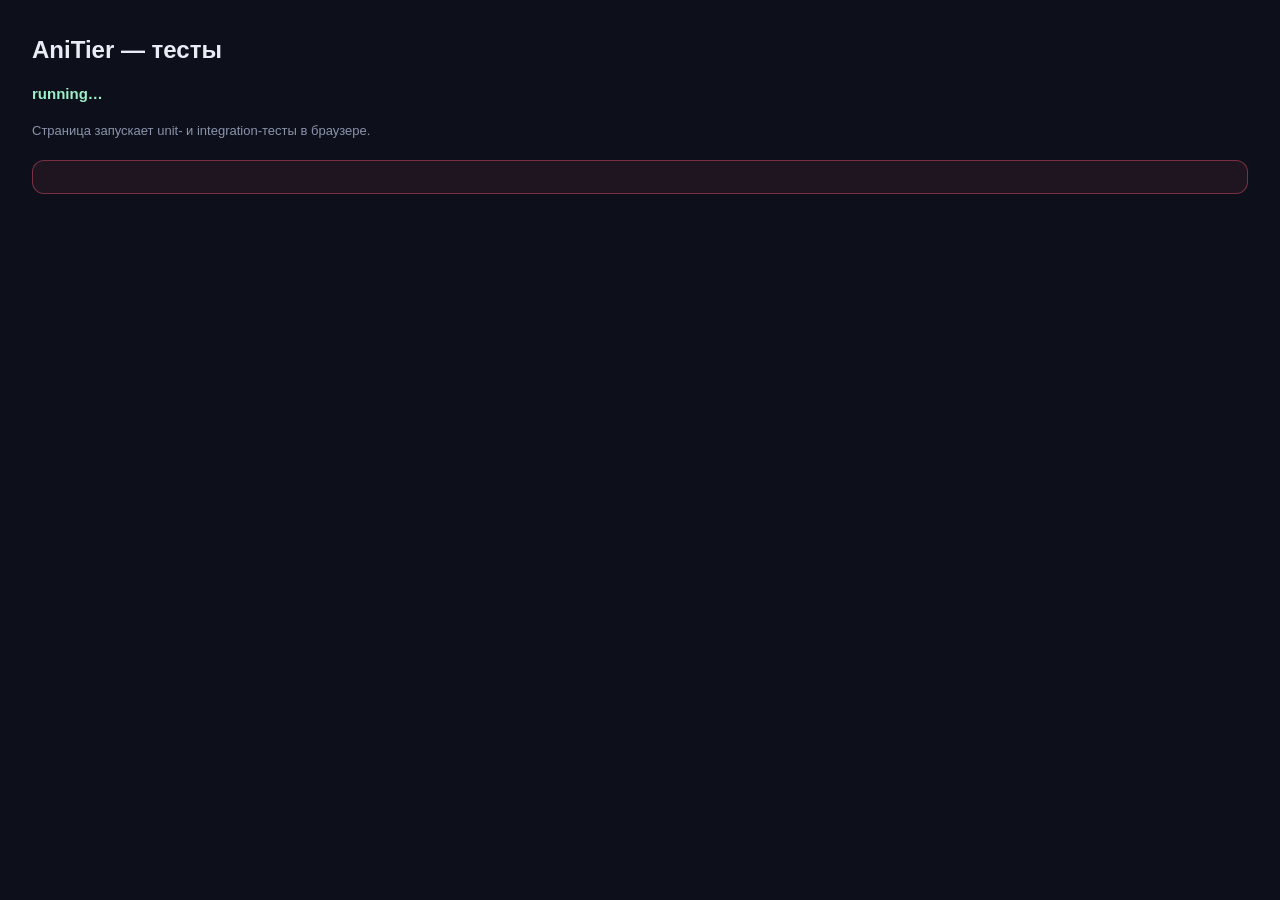
<file: tests/index.html>
<!doctype html>
<html lang="ru">
<head>
<meta charset="utf-8">
<meta name="viewport" content="width=device-width, initial-scale=1">
<title>AniTier — тесты</title>
<style>
  body { margin: 0; padding: 32px; background: #0d101a; color: #e9ecf5; font: 15px/1.5 Segoe UI, Arial, sans-serif; }
  h1 { margin: 0 0 8px; font-size: 24px; }
  #test-summary { color: #9df0c7; font-weight: 700; }
  #test-failures { margin-top: 20px; padding: 16px; border: 1px solid rgba(255,90,120,.4); border-radius: 12px; background: rgba(255,90,120,.08); color: #ffd0d8; white-space: pre-wrap; font: 13px/1.5 Consolas, monospace; }
  .hint { color: #8b93ac; font-size: 13px; }
</style>
</head>
<body>
<h1>AniTier — тесты</h1>
<p id="test-summary">running…</p>
<p class="hint">Страница запускает unit- и integration-тесты в браузере.</p>
<pre id="perf-report" hidden></pre>
<pre id="test-failures"></pre>

<script src="runner.js"></script>
<script src="../tags.js"></script>
<script src="../titles-ru-anilist.js"></script>
<script src="../titles-ru.js"></script>
<script src="../changelog.js"></script>
<script src="../core.js"></script>
<script src="core.test.js"></script>
<script src="app.test.js"></script>
<script src="exchange.test.js"></script>
<script src="import.test.js"></script>
<script src="png.test.js"></script>
<script src="stats.test.js"></script>
<script src="poster.test.js"></script>
<script src="command.test.js"></script>
<script src="a11y.test.js"></script>
<script src="scroll.test.js"></script>
<script src="notif.test.js"></script>
<script src="filters.test.js"></script>
<script src="titles.test.js"></script>
<script src="gestures.test.js"></script>
<script src="mobile.test.js"></script>
<script src="split.test.js"></script>
<script src="actions.test.js"></script>
<script src="storage.test.js"></script>
<script src="safety.test.js"></script>
<script src="csp.test.js"></script>
<script src="perf.test.js"></script>
<script src="status-genre.test.js"></script>
<script src="diag.test.js"></script>
<script src="shell.test.js"></script>
<script src="stress.test.js"></script>
</body>
</html>
</file>
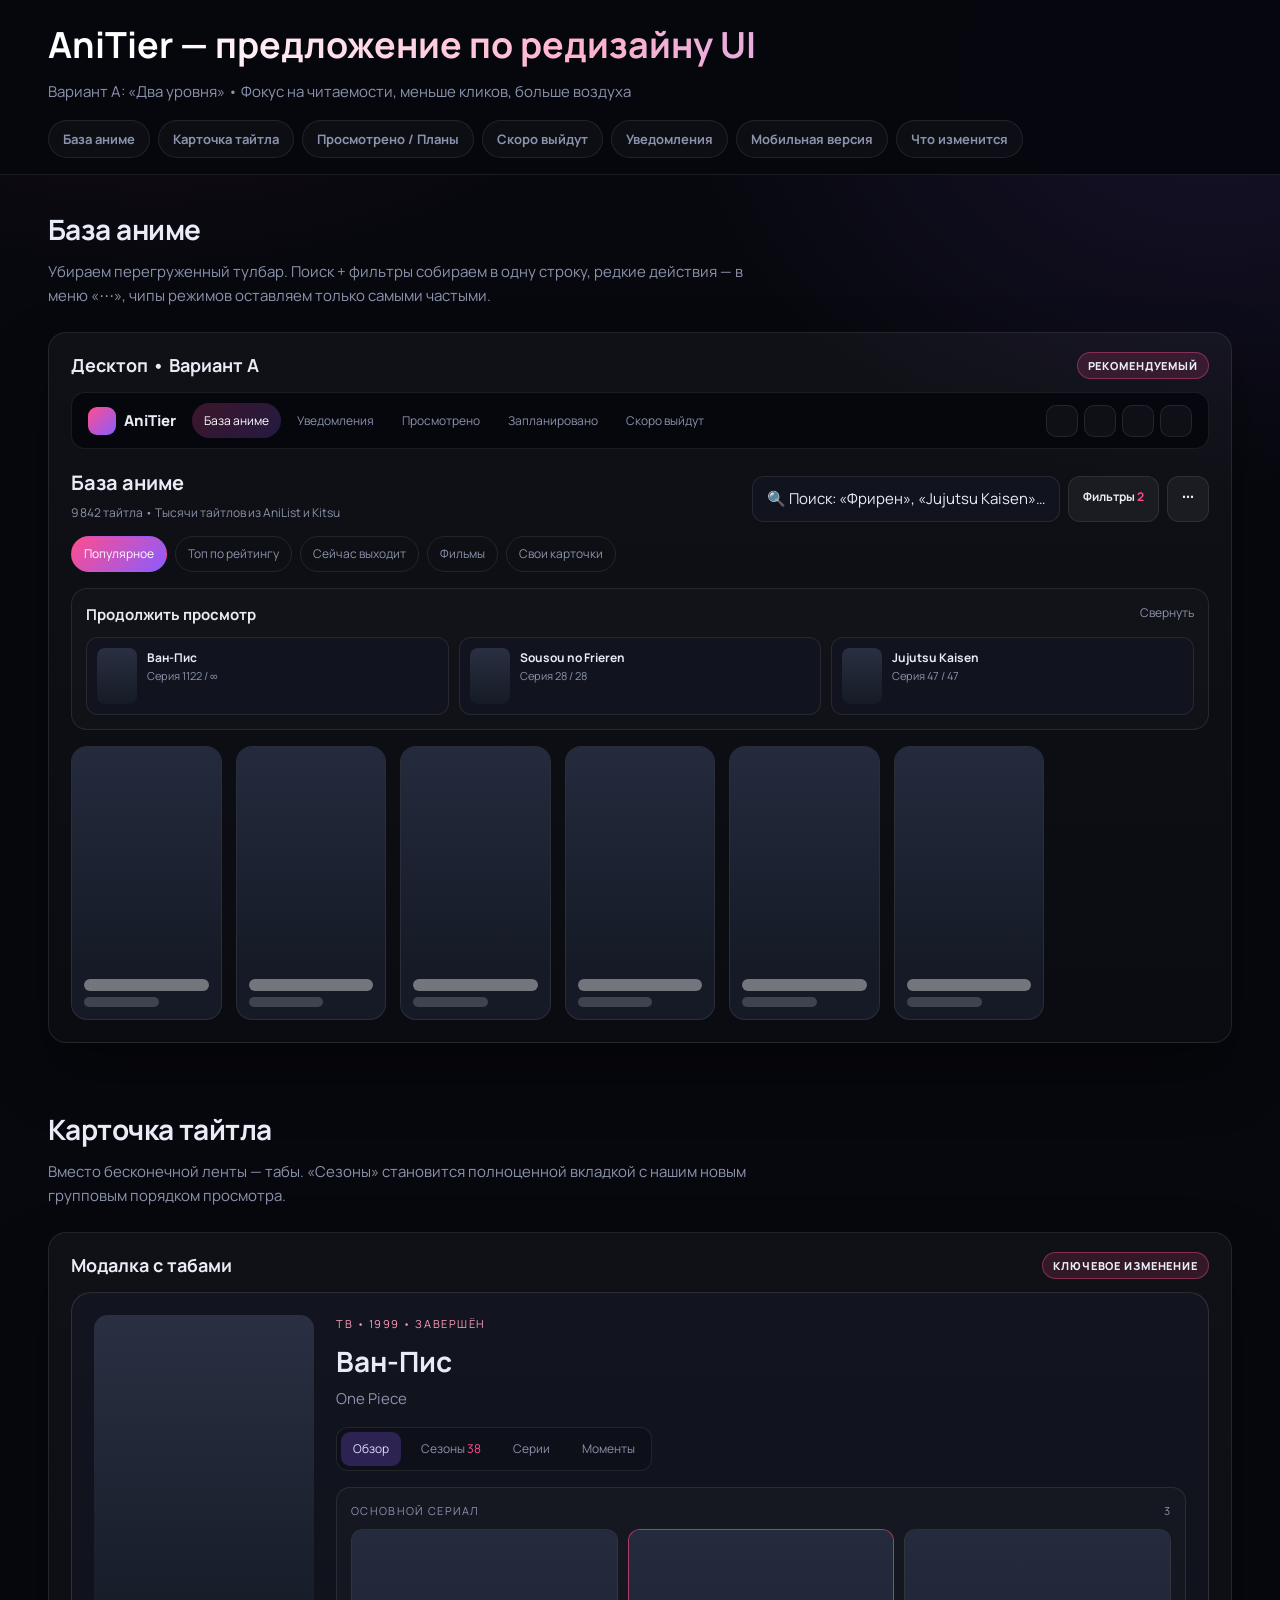
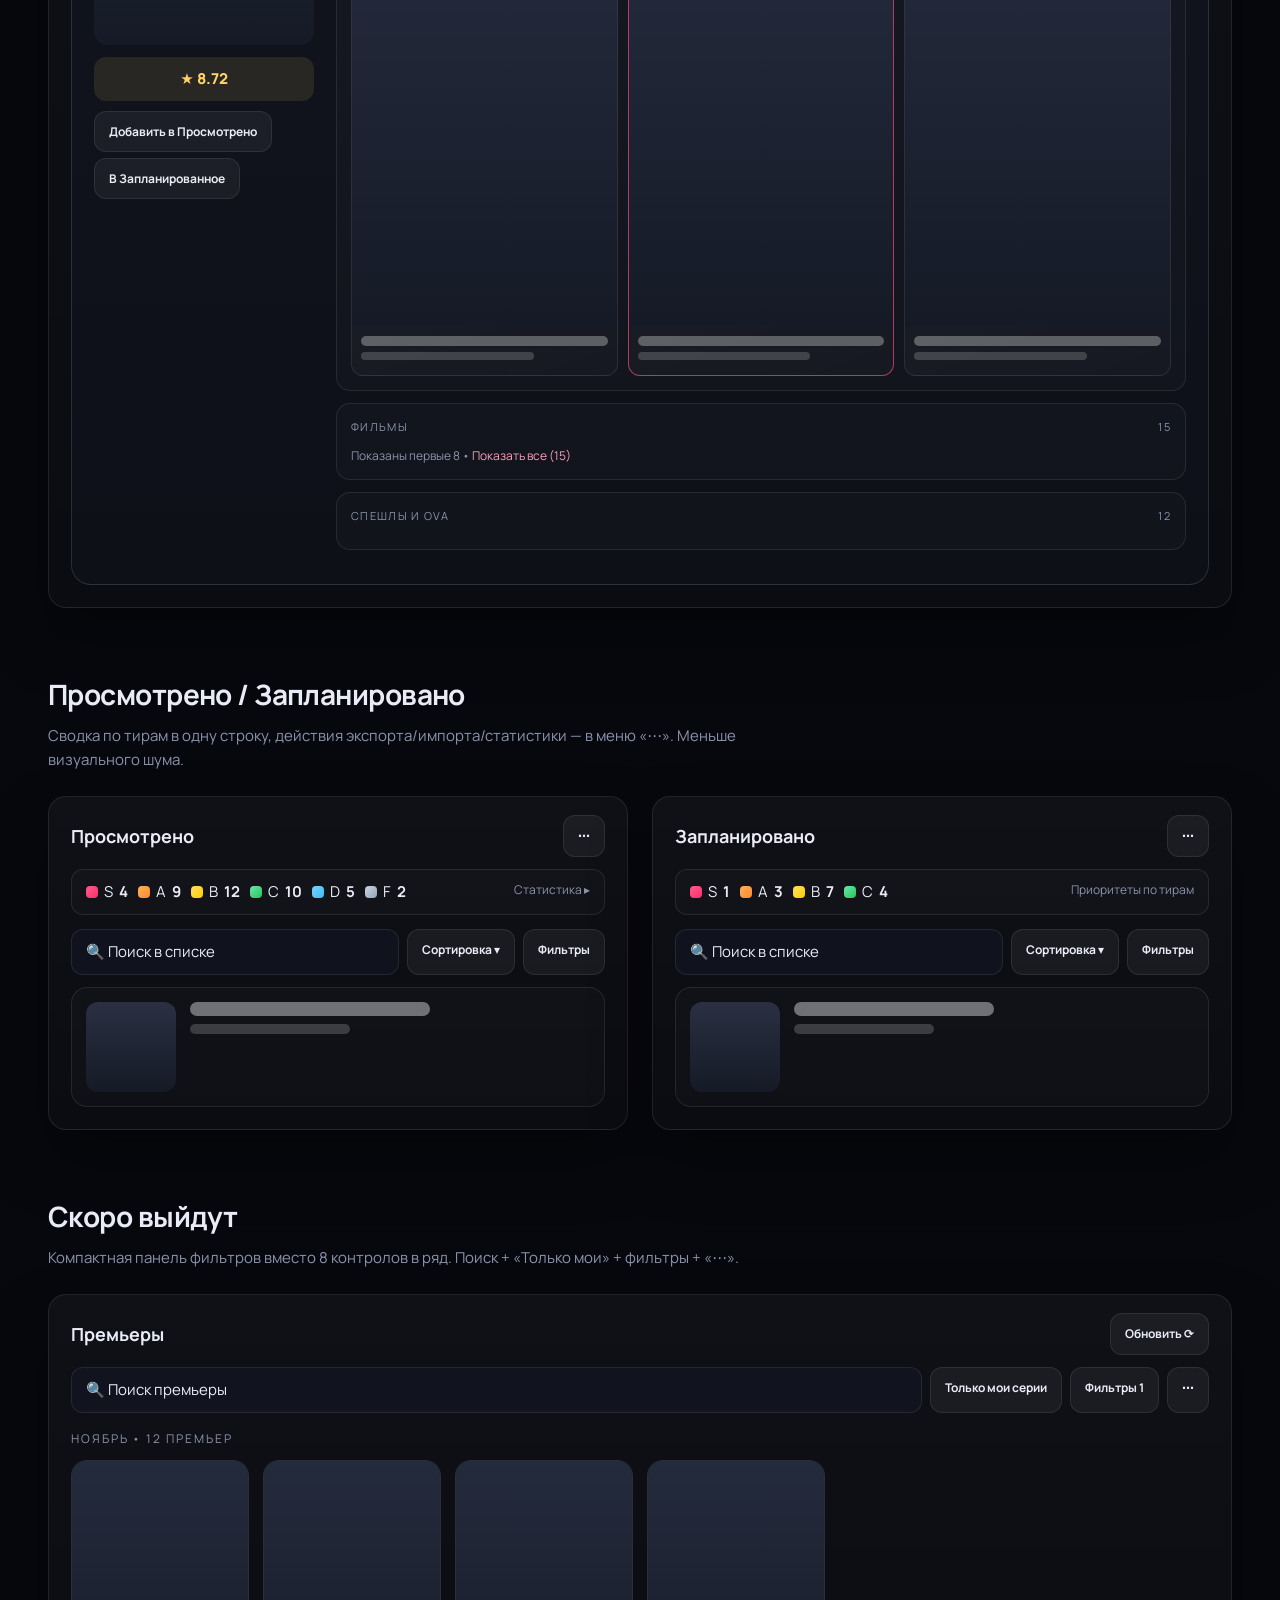
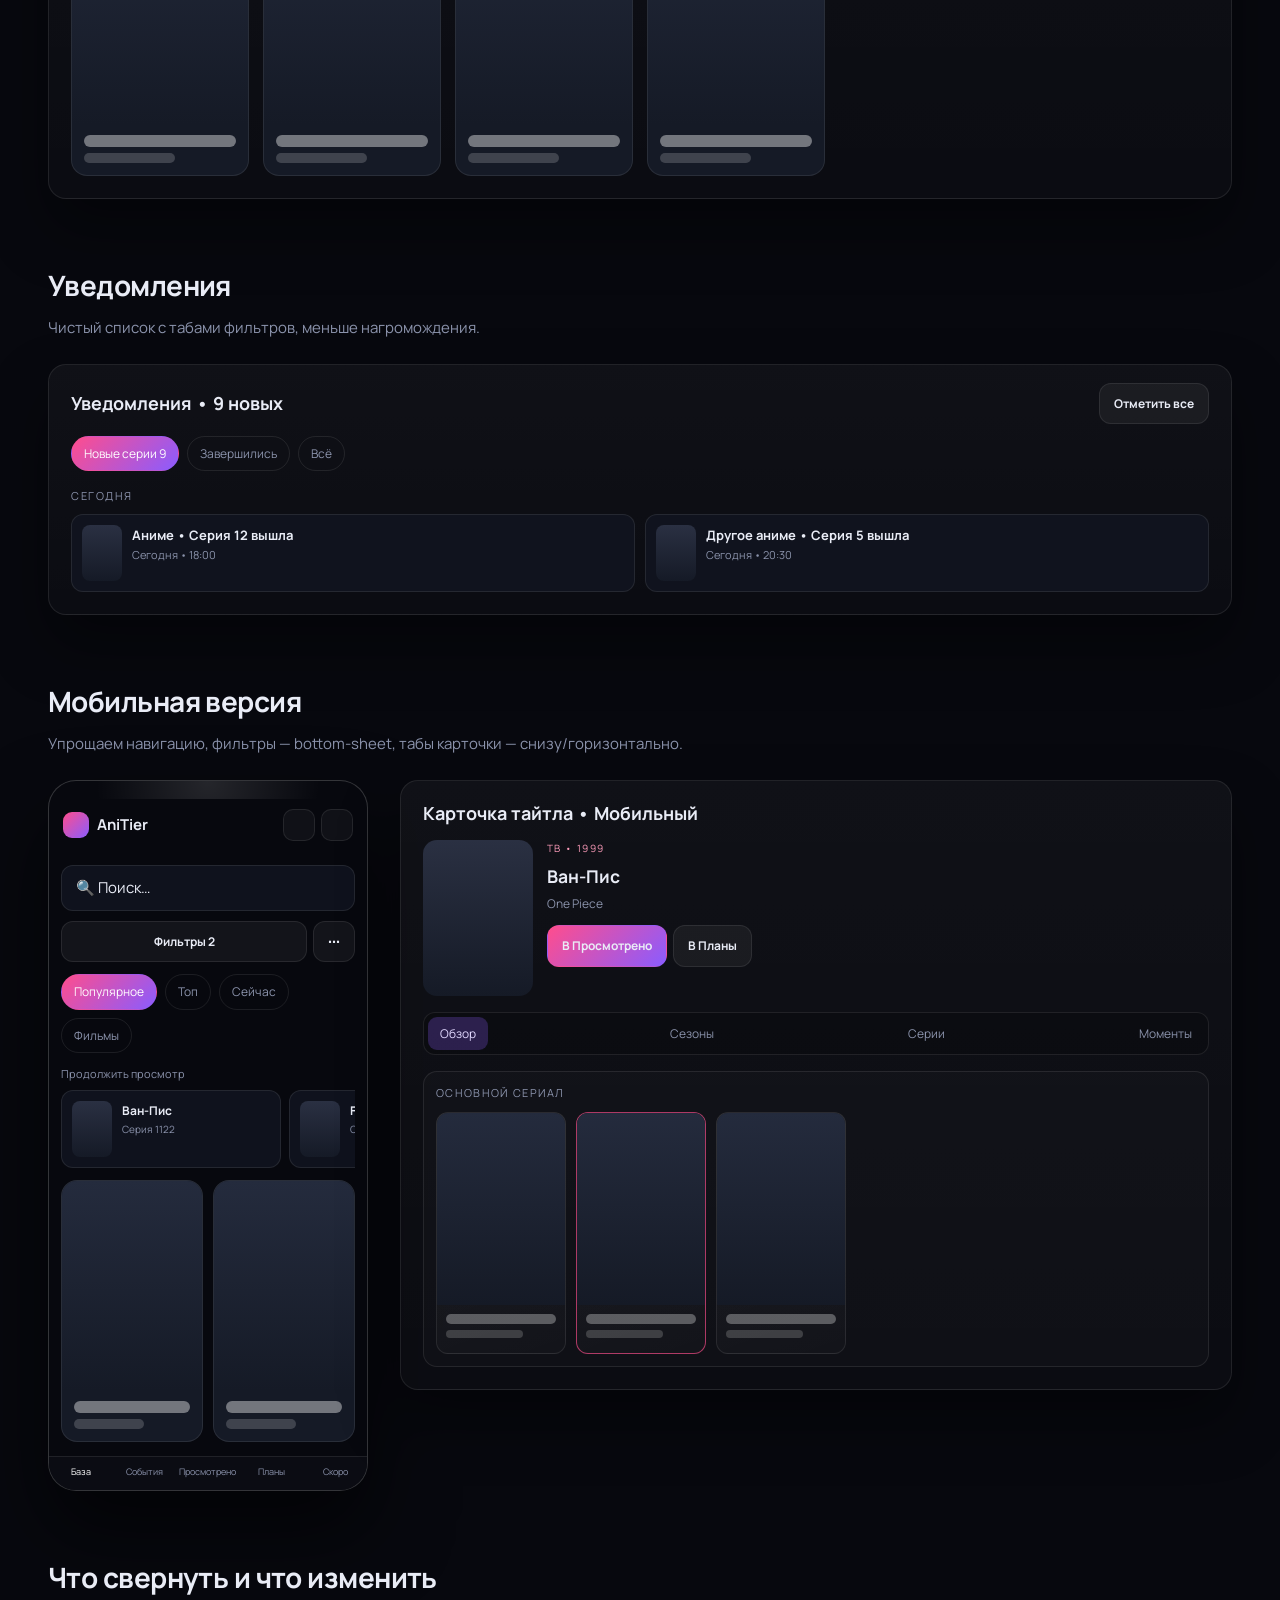
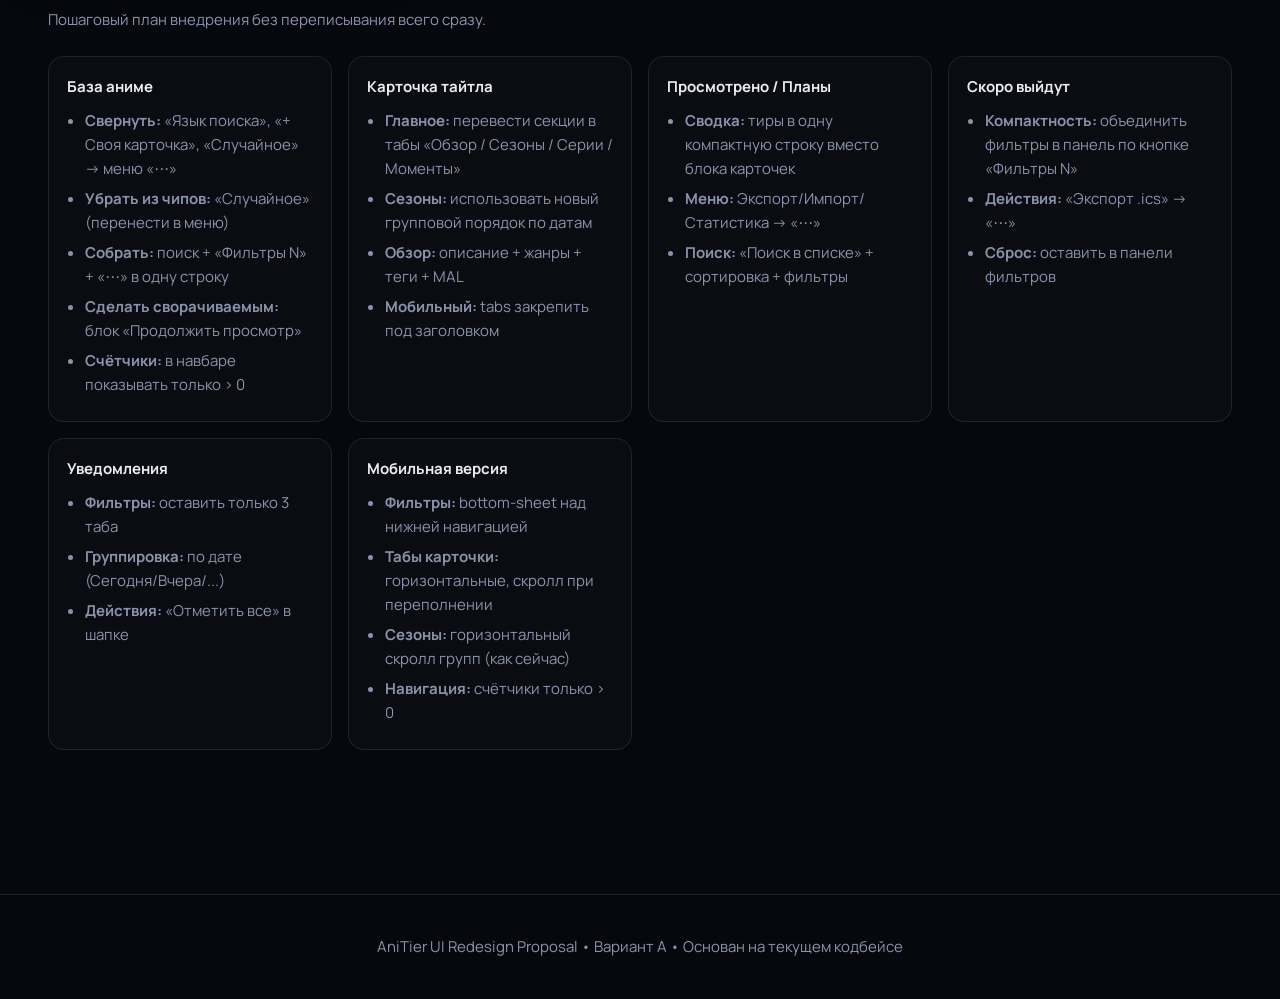
<file: docs/ui-redesign.html>
<!DOCTYPE html>
<html lang="ru">
<head>
  <meta charset="utf-8">
  <meta name="viewport" content="width=device-width, initial-scale=1">
  <title>AniTier — Предложение по редизайну UI</title>
  <link rel="preconnect" href="https://fonts.googleapis.com">
  <link rel="preconnect" href="https://fonts.gstatic.com" crossorigin>
  <link href="https://fonts.googleapis.com/css2?family=Manrope:wght@400;600;700;800&display=swap" rel="stylesheet">
  <style>
    :root {
      --bg: #07080e;
      --panel: rgba(19, 23, 34, .78);
      --panel-2: #151a26;
      --line: rgba(255, 255, 255, .085);
      --line-strong: rgba(255, 255, 255, .16);
      --text: #e9ecf6;
      --muted: #8b93ac;
      --accent: #ff4d8d;
      --accent-2: #8a5cff;
    }
    * { box-sizing: border-box; }
    body {
      margin: 0;
      font-family: 'Manrope', system-ui, -apple-system, sans-serif;
      background: var(--bg);
      color: var(--text);
      line-height: 1.6;
      font-size: 15px;
    }
    .bg {
      position: fixed;
      inset: 0;
      z-index: -1;
      background: radial-gradient(900px 600px at 12% -10%, rgba(255, 77, 141, .10), transparent 60%),
                  radial-gradient(900px 700px at 95% 8%, rgba(138, 92, 255, .12), transparent 60%),
                  #07080e;
    }
    header {
      position: sticky;
      top: 0;
      z-index: 10;
      background: rgba(7, 8, 14, .97);
      border-bottom: 1px solid var(--line);
      padding: 16px clamp(16px, 4vw, 48px);
      backdrop-filter: blur(12px);
    }
    header h1 {
      margin: 0;
      font-size: clamp(24px, 4vw, 36px);
      background: linear-gradient(110deg, #fff 10%, #ffb3cd 45%, #b79bff 90%);
      -webkit-background-clip: text;
      background-clip: text;
      color: transparent;
    }
    header p { margin: 6px 0 0; color: var(--muted); }
    nav {
      display: flex;
      gap: 8px;
      flex-wrap: wrap;
      margin-top: 16px;
    }
    nav a {
      padding: 8px 14px;
      border-radius: 999px;
      border: 1px solid var(--line);
      background: rgba(255, 255, 255, .03);
      color: var(--muted);
      text-decoration: none;
      font-weight: 700;
      font-size: 13px;
    }
    nav a:hover { color: #fff; border-color: var(--line-strong); }
    main {
      max-width: 1400px;
      margin: 0 auto;
      padding: 32px clamp(16px, 4vw, 48px) 80px;
    }
    section {
      margin-bottom: 64px;
    }
    section h2 {
      margin: 0 0 8px;
      font-size: clamp(22px, 3vw, 28px);
      letter-spacing: -.02em;
    }
    .lead {
      color: var(--muted);
      margin: 0 0 24px;
      max-width: 720px;
    }
    .grid-2 {
      display: grid;
      grid-template-columns: repeat(auto-fit, minmax(320px, 1fr));
      gap: 24px;
    }
    .card {
      border: 1px solid var(--line);
      border-radius: 18px;
      background: linear-gradient(180deg, rgba(255,255,255,.04), rgba(255,255,255,.02));
      overflow: hidden;
      box-shadow: 0 30px 60px rgba(0,0,0,.4);
    }
    .card-head {
      display: flex;
      align-items: center;
      justify-content: space-between;
      padding: 18px 22px 12px;
    }
    .card-head h3 { margin: 0; font-size: 18px; }
    .tag {
      padding: 4px 10px;
      border-radius: 999px;
      border: 1px solid rgba(255,77,141,.4);
      background: rgba(255,77,141,.15);
      font-size: 11px;
      font-weight: 800;
      text-transform: uppercase;
      letter-spacing: .08em;
    }
    .mock {
      padding: 0 22px 22px;
    }
    .topbar-mock {
      display: flex;
      align-items: center;
      gap: 16px;
      padding: 10px 16px;
      border-radius: 14px;
      background: rgba(7,8,14,.95);
      border: 1px solid var(--line);
    }
    .brand-mock {
      display: flex;
      align-items: center;
      gap: 8px;
      font-weight: 800;
    }
    .brand-dot {
      width: 28px;
      height: 28px;
      border-radius: 9px;
      background: linear-gradient(135deg, #ff4d8d, #8a5cff);
    }
    .tabs-mock {
      display: flex;
      gap: 4px;
      flex: 1;
      overflow: hidden;
    }
    .tab-mock {
      padding: 8px 12px;
      border-radius: 999px;
      font-size: 12px;
      color: var(--muted);
    }
    .tab-mock.active {
      background: linear-gradient(135deg, rgba(255,77,141,.22), rgba(138,92,255,.22));
      color: #fff;
    }
    .actions-mock { display: flex; gap: 6px; }
    .action-dot {
      width: 32px;
      height: 32px;
      border-radius: 10px;
      border: 1px solid var(--line);
      background: rgba(255,255,255,.04);
    }
    .db-head {
      display: flex;
      align-items: flex-end;
      justify-content: space-between;
      margin: 18px 0 14px;
      gap: 12px;
      flex-wrap: wrap;
    }
    .db-head h4 { margin: 0; font-size: 20px; }
    .db-head p { margin: 4px 0 0; color: var(--muted); font-size: 12px; }
    .toolbar {
      display: flex;
      gap: 8px;
      flex-wrap: wrap;
    }
    .search-mock {
      display: flex;
      align-items: center;
      gap: 8px;
      padding: 10px 14px;
      border-radius: 12px;
      border: 1px solid var(--line);
      background: var(--panel);
      min-width: 280px;
    }
    .btn-mock {
      padding: 10px 14px;
      border-radius: 12px;
      border: 1px solid var(--line);
      background: rgba(255,255,255,.05);
      font-size: 12px;
      font-weight: 700;
    }
    .btn-mock.primary {
      border-color: transparent;
      background: linear-gradient(135deg, #ff4d8d, #8a5cff);
    }
    .chips-mock {
      display: flex;
      gap: 8px;
      flex-wrap: wrap;
      margin-bottom: 16px;
    }
    .chip-mock {
      padding: 7px 12px;
      border-radius: 999px;
      border: 1px solid var(--line);
      font-size: 12px;
      color: var(--muted);
    }
    .chip-mock.active {
      background: linear-gradient(135deg, #ff4d8d, #8a5cff);
      color: #fff;
      border-color: transparent;
    }
    .continue {
      padding: 14px;
      border-radius: 16px;
      border: 1px solid var(--line);
      background: rgba(255,255,255,.02);
      margin-bottom: 16px;
    }
    .continue-head {
      display: flex;
      justify-content: space-between;
      margin-bottom: 10px;
    }
    .continue-cards {
      display: grid;
      grid-template-columns: repeat(auto-fit, minmax(200px, 1fr));
      gap: 10px;
    }
    .continue-card {
      display: flex;
      gap: 10px;
      padding: 10px;
      border-radius: 12px;
      border: 1px solid var(--line);
      background: var(--panel);
    }
    .poster-mini {
      width: 40px;
      height: 56px;
      border-radius: 8px;
      background: linear-gradient(180deg, #2a3042, #151a26);
    }
    .grid-mock {
      display: grid;
      grid-template-columns: repeat(auto-fill, minmax(150px, 1fr));
      gap: 14px;
    }
    .card-mock {
      border-radius: 16px;
      border: 1px solid var(--line);
      overflow: hidden;
      background: var(--panel-2);
    }
    .poster-mock {
      aspect-ratio: 2/3;
      background: linear-gradient(180deg, #242b3d, #151a26);
    }
    .card-body-mock {
      padding: 10px 12px 12px;
    }
    .card-title-mock { height: 12px; background: rgba(255,255,255,.4); border-radius: 6px; margin-bottom: 6px; }
    .card-meta-mock { height: 10px; width: 60%; background: rgba(255,255,255,.18); border-radius: 6px; }
    .modal-mock {
      display: grid;
      grid-template-columns: 220px 1fr;
      gap: 22px;
      padding: 22px;
      border-radius: 20px;
      border: 1px solid rgba(255,255,255,.12);
      background: linear-gradient(180deg, #12151f, #0d1017);
    }
    .modal-poster {
      aspect-ratio: 2/3;
      border-radius: 14px;
      background: linear-gradient(180deg, #2a3042, #151a26);
    }
    .tabs-row {
      display: flex;
      gap: 8px;
      padding: 4px;
      border-radius: 12px;
      border: 1px solid var(--line);
      background: rgba(0,0,0,.18);
      width: fit-content;
      margin-bottom: 16px;
    }
    .tab-pill {
      padding: 7px 12px;
      border-radius: 9px;
      font-size: 12px;
      color: var(--muted);
    }
    .tab-pill.active {
      background: rgba(138,92,255,.25);
      color: #e2d8ff;
    }
    .group-mock {
      padding: 14px;
      border-radius: 14px;
      border: 1px solid var(--line);
      background: rgba(255,255,255,.02);
      margin-bottom: 12px;
    }
    .group-head-mock {
      display: flex;
      justify-content: space-between;
      margin-bottom: 10px;
      color: var(--muted);
      font-size: 11px;
      text-transform: uppercase;
      letter-spacing: .12em;
    }
    .franchise-row {
      display: grid;
      grid-template-columns: repeat(auto-fit, minmax(150px, 1fr));
      gap: 10px;
    }
    .franchise-card {
      border-radius: 12px;
      border: 1px solid var(--line);
      overflow: hidden;
      background: linear-gradient(160deg, rgba(255,255,255,.055), rgba(255,255,255,.018));
    }
    .franchise-poster {
      aspect-ratio: 2/3;
      background: linear-gradient(180deg, #242b3d, #151a26);
    }
    .franchise-body { padding: 9px; }
    .franchise-body .line { height: 10px; background: rgba(255,255,255,.3); border-radius: 6px; margin-bottom: 6px; }
    .franchise-body .line.small { width: 70%; height: 8px; background: rgba(255,255,255,.18); }
    .list-mock {
      display: grid;
      grid-template-columns: 90px 1fr;
      gap: 14px;
      padding: 14px;
      border-radius: 16px;
      border: 1px solid var(--line);
      background: rgba(255,255,255,.02);
    }
    .tier-summary {
      display: flex;
      gap: 10px;
      flex-wrap: wrap;
      padding: 10px 14px;
      border-radius: 12px;
      border: 1px solid var(--line);
      background: rgba(255,255,255,.02);
      margin-bottom: 14px;
    }
    .tier-pill {
      display: flex;
      gap: 6px;
      align-items: center;
    }
    .tier-dot {
      width: 12px;
      height: 12px;
      border-radius: 4px;
    }
    .s { background: linear-gradient(135deg, #ff5c8a, #ff2d6f); }
    .a { background: linear-gradient(135deg, #ffb15c, #ff8a2b); }
    .b { background: linear-gradient(135deg, #ffe066, #ffcc00); }
    .c { background: linear-gradient(135deg, #6ee7a8, #22c55e); }
    .d { background: linear-gradient(135deg, #7dd3fc, #38bdf8); }
    .f { background: linear-gradient(135deg, #cbd5e1, #94a3b8); }
    .mobile-mock {
      width: 320px;
      border-radius: 28px;
      border: 1px solid rgba(255,255,255,.18);
      overflow: hidden;
      box-shadow: 0 40px 80px rgba(0,0,0,.6);
      background: #07080e;
    }
    .mobile-notch {
      height: 18px;
      background: radial-gradient(circle at 50% 0, rgba(255,255,255,.12), transparent 70%);
    }
    .mobile-bar {
      display: flex;
      align-items: center;
      justify-content: space-between;
      padding: 10px 14px;
    }
    .mobile-tabs {
      display: grid;
      grid-template-columns: repeat(5, 1fr);
      border-top: 1px solid var(--line);
      background: rgba(12,13,20,.98);
    }
    .mobile-tab {
      padding: 8px 0 10px;
      text-align: center;
      font-size: 9px;
      color: var(--muted);
    }
    .mobile-tab.active { color: #fff; }
    .changes {
      display: grid;
      grid-template-columns: repeat(auto-fit, minmax(280px, 1fr));
      gap: 16px;
    }
    .change {
      padding: 18px;
      border-radius: 16px;
      border: 1px solid var(--line);
      background: rgba(255,255,255,.02);
    }
    .change h4 { margin: 0 0 10px; }
    .change ul { margin: 0; padding-left: 18px; color: var(--muted); }
    .change li { margin: 6px 0; }
    footer {
      text-align: center;
      color: var(--muted);
      padding: 40px 16px;
      border-top: 1px solid var(--line);
    }
    @media (max-width: 1080px) {
      .modal-mock { grid-template-columns: 1fr; }
    }
  </style>
</head>
<body>
  <div class="bg"></div>
  <header>
    <h1>AniTier — предложение по редизайну UI</h1>
    <p>Вариант A: «Два уровня» • Фокус на читаемости, меньше кликов, больше воздуха</p>
    <nav>
      <a href="#base">База аниме</a>
      <a href="#modal">Карточка тайтла</a>
      <a href="#lists">Просмотрено / Планы</a>
      <a href="#upcoming">Скоро выйдут</a>
      <a href="#notifications">Уведомления</a>
      <a href="#mobile">Мобильная версия</a>
      <a href="#changes">Что изменится</a>
    </nav>
  </header>
  <main>
    <section id="base">
      <h2>База аниме</h2>
      <p class="lead">Убираем перегруженный тулбар. Поиск + фильтры собираем в одну строку, редкие действия — в меню «⋯», чипы режимов оставляем только самыми частыми.</p>
      <div class="card">
        <div class="card-head">
          <h3>Десктоп • Вариант A</h3>
          <span class="tag">Рекомендуемый</span>
        </div>
        <div class="mock">
          <div class="topbar-mock">
            <div class="brand-mock">
              <div class="brand-dot"></div>
              <span>AniTier</span>
            </div>
            <div class="tabs-mock">
              <div class="tab-mock active">База аниме</div>
              <div class="tab-mock">Уведомления</div>
              <div class="tab-mock">Просмотрено</div>
              <div class="tab-mock">Запланировано</div>
              <div class="tab-mock">Скоро выйдут</div>
            </div>
            <div class="actions-mock">
              <div class="action-dot"></div>
              <div class="action-dot"></div>
              <div class="action-dot"></div>
              <div class="action-dot"></div>
            </div>
          </div>
          <div class="db-head">
            <div>
              <h4>База аниме</h4>
              <p>9 842 тайтла • Тысячи тайтлов из AniList и Kitsu</p>
            </div>
            <div class="toolbar">
              <div class="search-mock">🔍 Поиск: «Фрирен», «Jujutsu Kaisen»…</div>
              <div class="btn-mock">Фильтры <span style="color:var(--accent)">2</span></div>
              <div class="btn-mock">⋯</div>
            </div>
          </div>
          <div class="chips-mock">
            <div class="chip-mock active">Популярное</div>
            <div class="chip-mock">Топ по рейтингу</div>
            <div class="chip-mock">Сейчас выходит</div>
            <div class="chip-mock">Фильмы</div>
            <div class="chip-mock">Свои карточки</div>
          </div>
          <div class="continue">
            <div class="continue-head">
              <strong>Продолжить просмотр</strong>
              <span style="color:var(--muted); font-size:12px;">Свернуть</span>
            </div>
            <div class="continue-cards">
              <div class="continue-card">
                <div class="poster-mini"></div>
                <div>
                  <div style="font-size:12px; font-weight:700;">Ван-Пис</div>
                  <div style="font-size:11px; color:var(--muted);">Серия 1122 / ∞</div>
                </div>
              </div>
              <div class="continue-card">
                <div class="poster-mini"></div>
                <div>
                  <div style="font-size:12px; font-weight:700;">Sousou no Frieren</div>
                  <div style="font-size:11px; color:var(--muted);">Серия 28 / 28</div>
                </div>
              </div>
              <div class="continue-card">
                <div class="poster-mini"></div>
                <div>
                  <div style="font-size:12px; font-weight:700;">Jujutsu Kaisen</div>
                  <div style="font-size:11px; color:var(--muted);">Серия 47 / 47</div>
                </div>
              </div>
            </div>
          </div>
          <div class="grid-mock">
            <div class="card-mock"><div class="poster-mock"></div><div class="card-body-mock"><div class="card-title-mock"></div><div class="card-meta-mock"></div></div></div>
            <div class="card-mock"><div class="poster-mock"></div><div class="card-body-mock"><div class="card-title-mock"></div><div class="card-meta-mock"></div></div></div>
            <div class="card-mock"><div class="poster-mock"></div><div class="card-body-mock"><div class="card-title-mock"></div><div class="card-meta-mock"></div></div></div>
            <div class="card-mock"><div class="poster-mock"></div><div class="card-body-mock"><div class="card-title-mock"></div><div class="card-meta-mock"></div></div></div>
            <div class="card-mock"><div class="poster-mock"></div><div class="card-body-mock"><div class="card-title-mock"></div><div class="card-meta-mock"></div></div></div>
            <div class="card-mock"><div class="poster-mock"></div><div class="card-body-mock"><div class="card-title-mock"></div><div class="card-meta-mock"></div></div></div>
          </div>
        </div>
      </div>
    </section>

    <section id="modal">
      <h2>Карточка тайтла</h2>
      <p class="lead">Вместо бесконечной ленты — табы. «Сезоны» становится полноценной вкладкой с нашим новым групповым порядком просмотра.</p>
      <div class="card">
        <div class="card-head">
          <h3>Модалка с табами</h3>
          <span class="tag">Ключевое изменение</span>
        </div>
        <div class="mock">
          <div class="modal-mock">
            <div>
              <div class="modal-poster"></div>
              <div style="margin-top:12px; text-align:center; padding:10px; border-radius:12px; background:rgba(255,209,102,.1); color:#ffd166; font-weight:800;">★ 8.72</div>
              <div style="margin-top:10px; display:flex; gap:6px; flex-wrap:wrap;">
                <div class="btn-mock">Добавить в Просмотрено</div>
                <div class="btn-mock">В Запланированное</div>
              </div>
            </div>
            <div>
              <div style="color:#ff9dbc; font-size:11px; text-transform:uppercase; letter-spacing:.14em;">ТВ • 1999 • Завершён</div>
              <h3 style="margin:6px 0 4px; font-size:28px;">Ван-Пис</h3>
              <div style="color:var(--muted); margin-bottom:16px;">One Piece</div>
              <div class="tabs-row">
                <div class="tab-pill active">Обзор</div>
                <div class="tab-pill">Сезоны <span style="color:var(--accent)">38</span></div>
                <div class="tab-pill">Серии</div>
                <div class="tab-pill">Моменты</div>
              </div>
              <div class="group-mock">
                <div class="group-head-mock">
                  <span>Основной сериал</span>
                  <span>3</span>
                </div>
                <div class="franchise-row">
                  <div class="franchise-card">
                    <div class="franchise-poster"></div>
                    <div class="franchise-body">
                      <div class="line"></div>
                      <div class="line small"></div>
                    </div>
                  </div>
                  <div class="franchise-card" style="border-color:rgba(255,77,141,.65);">
                    <div class="franchise-poster"></div>
                    <div class="franchise-body">
                      <div class="line"></div>
                      <div class="line small"></div>
                    </div>
                  </div>
                  <div class="franchise-card">
                    <div class="franchise-poster"></div>
                    <div class="franchise-body">
                      <div class="line"></div>
                      <div class="line small"></div>
                    </div>
                  </div>
                </div>
              </div>
              <div class="group-mock">
                <div class="group-head-mock">
                  <span>Фильмы</span>
                  <span>15</span>
                </div>
                <div style="color:var(--muted); font-size:12px;">Показаны первые 8 • <span style="color:#ff9dbc;">Показать все (15)</span></div>
              </div>
              <div class="group-mock">
                <div class="group-head-mock">
                  <span>Спешлы и OVA</span>
                  <span>12</span>
                </div>
              </div>
            </div>
          </div>
        </div>
      </div>
    </section>

    <section id="lists">
      <h2>Просмотрено / Запланировано</h2>
      <p class="lead">Сводка по тирам в одну строку, действия экспорта/импорта/статистики — в меню «⋯». Меньше визуального шума.</p>
      <div class="grid-2">
        <div class="card">
          <div class="card-head">
            <h3>Просмотрено</h3>
            <div class="btn-mock">⋯</div>
          </div>
          <div class="mock">
            <div class="tier-summary">
              <div class="tier-pill"><div class="tier-dot s"></div><span>S</span><strong>4</strong></div>
              <div class="tier-pill"><div class="tier-dot a"></div><span>A</span><strong>9</strong></div>
              <div class="tier-pill"><div class="tier-dot b"></div><span>B</span><strong>12</strong></div>
              <div class="tier-pill"><div class="tier-dot c"></div><span>C</span><strong>10</strong></div>
              <div class="tier-pill"><div class="tier-dot d"></div><span>D</span><strong>5</strong></div>
              <div class="tier-pill"><div class="tier-dot f"></div><span>F</span><strong>2</strong></div>
              <div style="margin-left:auto; color:var(--muted); font-size:12px;">Статистика ▸</div>
            </div>
            <div style="display:flex; gap:8px; margin-bottom:12px;">
              <div class="search-mock" style="min-width:200px; flex:1;">🔍 Поиск в списке</div>
              <div class="btn-mock">Сортировка ▾</div>
              <div class="btn-mock">Фильтры</div>
            </div>
            <div class="list-mock">
              <div style="height:90px; border-radius:12px; background:linear-gradient(180deg,#2a3042,#151a26);"></div>
              <div>
                <div style="height:14px; width:60%; background:rgba(255,255,255,.4); border-radius:7px; margin-bottom:8px;"></div>
                <div style="height:10px; width:40%; background:rgba(255,255,255,.18); border-radius:6px;"></div>
              </div>
            </div>
          </div>
        </div>
        <div class="card">
          <div class="card-head">
            <h3>Запланировано</h3>
            <div class="btn-mock">⋯</div>
          </div>
          <div class="mock">
            <div class="tier-summary">
              <div class="tier-pill"><div class="tier-dot s"></div><span>S</span><strong>1</strong></div>
              <div class="tier-pill"><div class="tier-dot a"></div><span>A</span><strong>3</strong></div>
              <div class="tier-pill"><div class="tier-dot b"></div><span>B</span><strong>7</strong></div>
              <div class="tier-pill"><div class="tier-dot c"></div><span>C</span><strong>4</strong></div>
              <div style="margin-left:auto; color:var(--muted); font-size:12px;">Приоритеты по тирам</div>
            </div>
            <div style="display:flex; gap:8px; margin-bottom:12px;">
              <div class="search-mock" style="min-width:200px; flex:1;">🔍 Поиск в списке</div>
              <div class="btn-mock">Сортировка ▾</div>
              <div class="btn-mock">Фильтры</div>
            </div>
            <div class="list-mock">
              <div style="height:90px; border-radius:12px; background:linear-gradient(180deg,#2a3042,#151a26);"></div>
              <div>
                <div style="height:14px; width:50%; background:rgba(255,255,255,.4); border-radius:7px; margin-bottom:8px;"></div>
                <div style="height:10px; width:35%; background:rgba(255,255,255,.18); border-radius:6px;"></div>
              </div>
            </div>
          </div>
        </div>
      </div>
    </section>

    <section id="upcoming">
      <h2>Скоро выйдут</h2>
      <p class="lead">Компактная панель фильтров вместо 8 контролов в ряд. Поиск + «Только мои» + фильтры + «⋯».</p>
      <div class="card">
        <div class="card-head">
          <h3>Премьеры</h3>
          <div class="btn-mock">Обновить ⟳</div>
        </div>
        <div class="mock">
          <div style="display:flex; gap:8px; flex-wrap:wrap; margin-bottom:16px;">
            <div class="search-mock" style="flex:1; min-width:240px;">🔍 Поиск премьеры</div>
            <div class="btn-mock">Только мои серии</div>
            <div class="btn-mock">Фильтры 1</div>
            <div class="btn-mock">⋯</div>
          </div>
          <div style="color:var(--muted); font-size:12px; text-transform:uppercase; letter-spacing:.16em; margin-bottom:12px;">Ноябрь • 12 премьер</div>
          <div class="grid-mock" style="grid-template-columns: repeat(auto-fill, minmax(170px, 1fr));">
            <div class="card-mock"><div class="poster-mock"></div><div class="card-body-mock"><div class="card-title-mock"></div><div class="card-meta-mock"></div></div></div>
            <div class="card-mock"><div class="poster-mock"></div><div class="card-body-mock"><div class="card-title-mock"></div><div class="card-meta-mock"></div></div></div>
            <div class="card-mock"><div class="poster-mock"></div><div class="card-body-mock"><div class="card-title-mock"></div><div class="card-meta-mock"></div></div></div>
            <div class="card-mock"><div class="poster-mock"></div><div class="card-body-mock"><div class="card-title-mock"></div><div class="card-meta-mock"></div></div></div>
          </div>
        </div>
      </div>
    </section>

    <section id="notifications">
      <h2>Уведомления</h2>
      <p class="lead">Чистый список с табами фильтров, меньше нагромождения.</p>
      <div class="card">
        <div class="card-head">
          <h3>Уведомления • 9 новых</h3>
          <div class="btn-mock">Отметить все</div>
        </div>
        <div class="mock">
          <div style="display:flex; gap:8px; margin-bottom:16px;">
            <div class="chip-mock active">Новые серии 9</div>
            <div class="chip-mock">Завершились</div>
            <div class="chip-mock">Всё</div>
          </div>
          <div style="color:var(--muted); font-size:11px; text-transform:uppercase; letter-spacing:.14em; margin-bottom:10px;">Сегодня</div>
          <div style="display:grid; grid-template-columns:repeat(auto-fit,minmax(280px,1fr)); gap:10px;">
            <div class="continue-card">
              <div class="poster-mini"></div>
              <div>
                <div style="font-size:13px; font-weight:700;">Аниме • Серия 12 вышла</div>
                <div style="font-size:11px; color:var(--muted);">Сегодня • 18:00</div>
              </div>
            </div>
            <div class="continue-card">
              <div class="poster-mini"></div>
              <div>
                <div style="font-size:13px; font-weight:700;">Другое аниме • Серия 5 вышла</div>
                <div style="font-size:11px; color:var(--muted);">Сегодня • 20:30</div>
              </div>
            </div>
          </div>
        </div>
      </div>
    </section>

    <section id="mobile">
      <h2>Мобильная версия</h2>
      <p class="lead">Упрощаем навигацию, фильтры — bottom-sheet, табы карточки — снизу/горизонтально.</p>
      <div style="display:flex; gap:32px; flex-wrap:wrap; align-items:flex-start;">
        <div class="mobile-mock">
          <div class="mobile-notch"></div>
          <div class="mobile-bar">
            <div style="display:flex; align-items:center; gap:8px;">
              <div class="brand-dot" style="width:26px;height:26px;"></div>
              <strong>AniTier</strong>
            </div>
            <div style="display:flex; gap:6px;">
              <div class="action-dot"></div>
              <div class="action-dot"></div>
            </div>
          </div>
          <div style="padding:14px 12px;">
            <div class="search-mock" style="min-width:auto; width:100%; margin-bottom:10px;">🔍 Поиск…</div>
            <div style="display:flex; gap:6px; margin-bottom:12px;">
              <div class="btn-mock" style="flex:1; text-align:center;">Фильтры 2</div>
              <div class="btn-mock">⋯</div>
            </div>
            <div class="chips-mock" style="margin:0 -12px 12px; padding:0 12px;">
              <div class="chip-mock active">Популярное</div>
              <div class="chip-mock">Топ</div>
              <div class="chip-mock">Сейчас</div>
              <div class="chip-mock">Фильмы</div>
            </div>
            <div style="color:var(--muted); font-size:11px; margin-bottom:8px;">Продолжить просмотр</div>
            <div style="display:flex; gap:8px; overflow-x:auto;">
              <div class="continue-card" style="min-width:220px;">
                <div class="poster-mini"></div>
                <div>
                  <div style="font-size:12px; font-weight:700;">Ван-Пис</div>
                  <div style="font-size:10px; color:var(--muted);">Серия 1122</div>
                </div>
              </div>
              <div class="continue-card" style="min-width:220px;">
                <div class="poster-mini"></div>
                <div>
                  <div style="font-size:12px; font-weight:700;">Frieren</div>
                  <div style="font-size:10px; color:var(--muted);">Серия 28</div>
                </div>
              </div>
            </div>
            <div class="grid-mock" style="grid-template-columns:repeat(2,1fr); gap:10px; margin-top:12px;">
              <div class="card-mock"><div class="poster-mock"></div><div class="card-body-mock"><div class="card-title-mock"></div><div class="card-meta-mock"></div></div></div>
              <div class="card-mock"><div class="poster-mock"></div><div class="card-body-mock"><div class="card-title-mock"></div><div class="card-meta-mock"></div></div></div>
            </div>
          </div>
          <div class="mobile-tabs">
            <div class="mobile-tab active">База</div>
            <div class="mobile-tab">События</div>
            <div class="mobile-tab">Просмотрено</div>
            <div class="mobile-tab">Планы</div>
            <div class="mobile-tab">Скоро</div>
          </div>
        </div>
        <div style="flex:1; min-width:280px;">
          <div class="card">
            <div class="card-head">
              <h3>Карточка тайтла • Мобильный</h3>
            </div>
            <div class="mock">
              <div style="display:flex; gap:14px; margin-bottom:16px;">
                <div style="width:110px; height:156px; border-radius:14px; background:linear-gradient(180deg,#2a3042,#151a26);"></div>
                <div>
                  <div style="color:#ff9dbc; font-size:10px; text-transform:uppercase; letter-spacing:.14em;">ТВ • 1999</div>
                  <h3 style="margin:6px 0 4px;">Ван-Пис</h3>
                  <div style="color:var(--muted); font-size:12px;">One Piece</div>
                  <div style="margin-top:12px; display:flex; gap:6px;">
                    <div class="btn-mock primary">В Просмотрено</div>
                    <div class="btn-mock">В Планы</div>
                  </div>
                </div>
              </div>
              <div class="tabs-row" style="width:100%; justify-content:space-between;">
                <div class="tab-pill active">Обзор</div>
                <div class="tab-pill">Сезоны</div>
                <div class="tab-pill">Серии</div>
                <div class="tab-pill">Моменты</div>
              </div>
              <div style="padding:12px; border-radius:14px; border:1px solid var(--line); background:rgba(255,255,255,.02);">
                <div style="color:var(--muted); font-size:11px; text-transform:uppercase; letter-spacing:.12em; margin-bottom:10px;">Основной сериал</div>
                <div style="display:flex; gap:10px; overflow-x:auto;">
                  <div class="franchise-card" style="min-width:130px;"><div class="franchise-poster"></div><div class="franchise-body"><div class="line"></div><div class="line small"></div></div></div>
                  <div class="franchise-card" style="min-width:130px; border-color:rgba(255,77,141,.65);"><div class="franchise-poster"></div><div class="franchise-body"><div class="line"></div><div class="line small"></div></div></div>
                  <div class="franchise-card" style="min-width:130px;"><div class="franchise-poster"></div><div class="franchise-body"><div class="line"></div><div class="line small"></div></div></div>
                </div>
              </div>
            </div>
          </div>
        </div>
      </div>
    </section>

    <section id="changes">
      <h2>Что свернуть и что изменить</h2>
      <p class="lead">Пошаговый план внедрения без переписывания всего сразу.</p>
      <div class="changes">
        <div class="change">
          <h4>База аниме</h4>
          <ul>
            <li><strong>Свернуть:</strong> «Язык поиска», «+ Своя карточка», «Случайное» → меню «⋯»</li>
            <li><strong>Убрать из чипов:</strong> «Случайное» (перенести в меню)</li>
            <li><strong>Собрать:</strong> поиск + «Фильтры N» + «⋯» в одну строку</li>
            <li><strong>Сделать сворачиваемым:</strong> блок «Продолжить просмотр»</li>
            <li><strong>Счётчики:</strong> в навбаре показывать только > 0</li>
          </ul>
        </div>
        <div class="change">
          <h4>Карточка тайтла</h4>
          <ul>
            <li><strong>Главное:</strong> перевести секции в табы «Обзор / Сезоны / Серии / Моменты»</li>
            <li><strong>Сезоны:</strong> использовать новый групповой порядок по датам</li>
            <li><strong>Обзор:</strong> описание + жанры + теги + MAL</li>
            <li><strong>Мобильный:</strong> tabs закрепить под заголовком</li>
          </ul>
        </div>
        <div class="change">
          <h4>Просмотрено / Планы</h4>
          <ul>
            <li><strong>Сводка:</strong> тиры в одну компактную строку вместо блока карточек</li>
            <li><strong>Меню:</strong> Экспорт/Импорт/Статистика → «⋯»</li>
            <li><strong>Поиск:</strong> «Поиск в списке» + сортировка + фильтры</li>
          </ul>
        </div>
        <div class="change">
          <h4>Скоро выйдут</h4>
          <ul>
            <li><strong>Компактность:</strong> объединить фильтры в панель по кнопке «Фильтры N»</li>
            <li><strong>Действия:</strong> «Экспорт .ics» → «⋯»</li>
            <li><strong>Сброс:</strong> оставить в панели фильтров</li>
          </ul>
        </div>
        <div class="change">
          <h4>Уведомления</h4>
          <ul>
            <li><strong>Фильтры:</strong> оставить только 3 таба</li>
            <li><strong>Группировка:</strong> по дате (Сегодня/Вчера/...)</li>
            <li><strong>Действия:</strong> «Отметить все» в шапке</li>
          </ul>
        </div>
        <div class="change">
          <h4>Мобильная версия</h4>
          <ul>
            <li><strong>Фильтры:</strong> bottom-sheet над нижней навигацией</li>
            <li><strong>Табы карточки:</strong> горизонтальные, скролл при переполнении</li>
            <li><strong>Сезоны:</strong> горизонтальный скролл групп (как сейчас)</li>
            <li><strong>Навигация:</strong> счётчики только > 0</li>
          </ul>
        </div>
      </div>
    </section>
  </main>
  <footer>
    <div>AniTier UI Redesign Proposal • Вариант A • Основан на текущем кодбейсе</div>
  </footer>
</body>
</html>
</file>
<file: styles.css>
/* ============================================================
   AniTier — anime database & tier lists
   ============================================================ */

:root {
  --bg: #07080e;
  --panel: rgba(19, 23, 34, .78);
  --panel-solid: #12151f;
  --panel-2: #151a26;
  --line: rgba(255, 255, 255, .085);
  --line-strong: rgba(255, 255, 255, .16);
  --text: #e9ecf6;
  --muted: #8b93ac;
  --accent: #ff4d8d;
  --accent-2: #8a5cff;
  --accent-3: #38bdf8;
  --good: #34d399;
  --radius: 16px;
  --shadow: 0 22px 60px rgba(0, 0, 0, .45);
  --font: 'Manrope', system-ui, -apple-system, 'Segoe UI', Roboto, sans-serif;
}

* { box-sizing: border-box; }
[hidden] { display: none !important; }

html { scroll-behavior: smooth; }

body {
  margin: 0;
  min-height: 100vh;
  color: var(--text);
  background: var(--bg);
  font-family: var(--font);
  font-size: 15px;
  line-height: 1.45;
  overflow-x: hidden;
  -webkit-font-smoothing: antialiased;
}

body.no-scroll { overflow: hidden; }
html.no-scroll { overflow: hidden; }

a { color: inherit; text-decoration: none; }
a:hover { color: #fff; }

img { max-width: 100%; color: transparent; background-color: #0b0e16; }
button { font-family: inherit; }

::selection { background: rgba(255, 77, 141, .35); }

:focus-visible {
  outline: 2px solid var(--accent);
  outline-offset: 2px;
}

/* ---------- фон ---------- */
.bg-orbs {
  position: fixed;
  inset: 0;
  z-index: -1;
  overflow: hidden;
  pointer-events: none;
  background:
    radial-gradient(900px 600px at 12% -10%, rgba(255, 77, 141, .10), transparent 60%),
    radial-gradient(900px 700px at 95% 8%, rgba(138, 92, 255, .12), transparent 60%),
    radial-gradient(700px 500px at 50% 110%, rgba(56, 189, 248, .07), transparent 65%),
    #07080e;
}
.bg-orbs span {
  position: absolute;
  border-radius: 50%;
  filter: blur(90px);
  opacity: .35;
  animation: float 20s ease-in-out infinite alternate;
}
.bg-orbs span:nth-child(1) { width: 420px; height: 420px; background: #ff2d7a; top: -140px; left: -110px; }
.bg-orbs span:nth-child(2) { width: 460px; height: 460px; background: #6d3bff; top: 18%; right: -160px; animation-delay: -6s; }
.bg-orbs span:nth-child(3) { width: 380px; height: 380px; background: #0ea5e9; bottom: -180px; left: 35%; animation-delay: -12s; opacity: .2; }

@keyframes float {
  from { transform: translate3d(0, 0, 0) scale(1); }
  to   { transform: translate3d(30px, 40px, 0) scale(1.08); }
}

/* ---------- шапка ---------- */
.topbar {
  position: sticky;
  top: 0;
  z-index: 60;
  display: flex;
  align-items: center;
  gap: 20px;
  padding: 12px clamp(14px, 3.4vw, 38px);
  background: rgba(7, 8, 14, .97);
  border-bottom: 1px solid var(--line);
}

.brand {
  display: inline-flex;
  align-items: center;
  gap: 10px;
  flex: none;
  font-weight: 800;
  font-size: 18px;
  letter-spacing: -.02em;
}
.brand-mark {
  width: 36px;
  height: 36px;
  border-radius: 11px;
  display: grid;
  place-items: center;
  background: linear-gradient(135deg, #ff4d8d, #8a5cff);
  box-shadow: 0 8px 22px rgba(255, 77, 141, .35);
}
.brand-name span {
  background: linear-gradient(135deg, #ff8bb5, #b79bff);
  -webkit-background-clip: text;
  background-clip: text;
  color: transparent;
}

.tabs {
  display: flex;
  align-items: center;
  gap: 4px;
  flex: 1;
  min-width: 0;
  overflow-x: auto;
  scrollbar-width: none;
  padding: 2px;
}
.tabs::-webkit-scrollbar { display: none; }

.tab {
  display: inline-flex;
  align-items: center;
  gap: 7px;
  padding: 9px 13px;
  border-radius: 999px;
  border: 1px solid transparent;
  background: transparent;
  color: var(--muted);
  font-size: 13.5px;
  font-weight: 700;
  white-space: nowrap;
  cursor: pointer;
  transition: color .18s, background .18s, border-color .18s, box-shadow .18s;
}
.tab:hover { color: #fff; background: rgba(255, 255, 255, .05); }
.tab.is-active {
  color: #fff;
  background: linear-gradient(135deg, rgba(255, 77, 141, .20), rgba(138, 92, 255, .20));
  border-color: rgba(255, 77, 141, .38);
  box-shadow: inset 0 0 24px rgba(255, 77, 141, .10), 0 6px 18px rgba(0, 0, 0, .25);
}
.tab-ico { font-size: 12px; opacity: .85; }

.badge {
  min-width: 18px;
  padding: 1px 6px;
  border-radius: 999px;
  background: linear-gradient(135deg, #ff4d8d, #ff2d6f);
  color: #fff;
  font-size: 10px;
  font-weight: 800;
  line-height: 16px;
  text-align: center;
  box-shadow: 0 0 12px rgba(255, 77, 141, .6);
}
.count {
  min-width: 18px;
  padding: 1px 6px;
  border-radius: 999px;
  background: rgba(255, 255, 255, .09);
  color: var(--muted);
  font-size: 10px;
  font-weight: 800;
  line-height: 16px;
  text-align: center;
}
.tab.is-active .count { color: #fff; background: rgba(255, 255, 255, .18); }

.topbar-actions { display: flex; align-items: center; gap: 8px; flex: none; }

.icon-btn {
  width: 38px;
  height: 38px;
  border-radius: 11px;
  border: 1px solid var(--line);
  background: rgba(255, 255, 255, .04);
  color: var(--text);
  font-size: 17px;
  line-height: 1;
  cursor: pointer;
  display: grid;
  place-items: center;
  transition: .2s;
}
.icon-btn:hover { background: rgba(255, 255, 255, .1); border-color: var(--line-strong); transform: translateY(-1px); }
.icon-btn:active { transform: translateY(0) rotate(90deg); }

/* ---------- каркас ---------- */
.wrap {
  max-width: 1480px;
  margin: 0 auto;
  padding: 26px clamp(14px, 3.4vw, 38px) 60px;
}

.view { animation: fadeUp .35s ease both; }
@keyframes fadeUp {
  from { opacity: 0; transform: translateY(10px); }
  to   { opacity: 1; transform: none; }
}

.section-head {
  display: flex;
  align-items: flex-end;
  justify-content: space-between;
  gap: 18px;
  flex-wrap: wrap;
  margin-bottom: 18px;
}
.section-title h1 {
  margin: 0 0 6px;
  font-size: clamp(24px, 2.8vw, 34px);
  letter-spacing: -.03em;
  line-height: 1.1;
  background: linear-gradient(110deg, #fff 10%, #ffb3cd 45%, #b79bff 90%);
  -webkit-background-clip: text;
  background-clip: text;
  color: transparent;
}
.sub { margin: 0; color: var(--muted); font-size: 13.5px; max-width: 620px; }
.head-actions { display: flex; gap: 8px; flex-wrap: wrap; }
.db-tools { display: flex; align-items: center; gap: 8px; flex-wrap: wrap; }

.lang-field { display: inline-flex; align-items: center; gap: 7px; }
.lang-field > span {
  color: var(--muted);
  font-size: 10.5px;
  font-weight: 700;
  letter-spacing: .04em;
  text-transform: uppercase;
}
.lang-field select {
  min-height: 43px;
  padding: 8px 30px 8px 11px;
  border: 1px solid var(--line);
  border-radius: 11px;
  background: var(--panel);
  color: var(--text);
  font: inherit;
  font-size: 13px;
  font-weight: 600;
  cursor: pointer;
}
.lang-field select:focus {
  outline: none;
  border-color: rgba(255, 77, 141, .55);
  box-shadow: 0 0 0 3px rgba(255, 77, 141, .10);
}

/* ---------- подвал: одна тихая строка ---------- */
.footer {
  display: flex;
  flex-wrap: wrap;
  align-items: center;
  gap: 4px 14px;
  margin-top: 44px;
  padding: 16px 2px 4px;
  border-top: 1px solid var(--line);
  color: var(--muted);
  font-size: 11.5px;
  line-height: 1.5;
}
.footer-brand {
  font-weight: 700;
  letter-spacing: .01em;
  color: var(--text);
  opacity: .72;
}
.footer-brand span { font-weight: 500; color: var(--muted); }
.footer-item { opacity: .85; }
.footer a {
  color: inherit;
  text-decoration: none;
  border-bottom: 1px solid var(--line-strong);
  transition: color .15s ease, border-color .15s ease;
}
.footer a:hover { color: var(--text); border-color: var(--accent); }
.footer a:focus-visible {
  outline: 2px solid var(--accent);
  outline-offset: 2px;
  border-radius: 3px;
}

/* ---------- уведомление об офлайне ---------- */
.offline-banner {
  display: flex;
  align-items: center;
  justify-content: space-between;
  gap: 14px;
  flex-wrap: wrap;
  margin-bottom: 18px;
  padding: 11px 16px;
  border-radius: 13px;
  border: 1px solid rgba(255, 190, 90, .35);
  background: rgba(255, 190, 90, .08);
  color: #ffd79a;
  font-size: 13px;
}

/* ---------- поиск ---------- */
.search { position: relative; }
.search::before {
  content: '';
  position: absolute;
  left: 15px;
  top: 50%;
  width: 15px;
  height: 15px;
  transform: translateY(-50%);
  background: url("data:image/svg+xml,%3Csvg xmlns='http://www.w3.org/2000/svg' viewBox='0 0 24 24' fill='none' stroke='%238b93ac' stroke-width='2.2' stroke-linecap='round'%3E%3Ccircle cx='11' cy='11' r='7'/%3E%3Cpath d='m20 20-3.5-3.5'/%3E%3C/svg%3E") center/contain no-repeat;
  pointer-events: none;
}
.search input {
  width: min(390px, 78vw);
  padding: 12px 16px 12px 42px;
  border-radius: 13px;
  border: 1px solid var(--line);
  background: var(--panel);
  color: var(--text);
  font: inherit;
  font-size: 14px;
  transition: border-color .2s, box-shadow .2s, background .2s;
  -webkit-appearance: none;
}
.search input::placeholder { color: #6c7490; }
.search input:focus {
  outline: none;
  border-color: rgba(255, 77, 141, .55);
  box-shadow: 0 0 0 4px rgba(255, 77, 141, .10);
  background: rgba(24, 28, 42, .95);
}
.search input::-webkit-search-cancel-button { filter: invert(.6); }

.filter-toggle.is-active {
  color: #fff;
  border-color: rgba(255, 77, 141, .45);
  background: rgba(255, 77, 141, .12);
}
.filter-count {
  display: inline-flex;
  align-items: center;
  justify-content: center;
  min-width: 18px;
  height: 18px;
  margin-left: 3px;
  padding: 0 5px;
  border-radius: 999px;
  background: linear-gradient(135deg, #ff4d8d, #8a5cff);
  color: #fff;
  font-size: 10px;
  line-height: 1;
}
.filter-count[hidden] { display: none; }

/* ---------- фильтры поиска ---------- */
.filters {
  display: grid;
  grid-template-columns: repeat(auto-fit, minmax(148px, 1fr));
  align-items: end;
  gap: 10px;
  margin: -4px 0 18px;
  padding: 14px;
  border: 1px solid var(--line);
  border-radius: 15px;
  background: rgba(255, 255, 255, .025);
}
.filters[hidden] { display: none; }
.filter-field { display: flex; flex-direction: column; gap: 5px; min-width: 0; position: relative; }
.filter-field > span {
  color: var(--muted);
  font-size: 10.5px;
  font-weight: 700;
  letter-spacing: .04em;
  text-transform: uppercase;
}
.filter-field select {
  width: 100%;
  min-height: 37px;
  padding: 7px 30px 7px 10px;
  border: 1px solid var(--line);
  border-radius: 10px;
  background: var(--panel);
  color: var(--text);
  font: inherit;
  font-size: 12.5px;
  cursor: pointer;
}
.filter-field select:focus {
  outline: none;
  border-color: rgba(255, 77, 141, .55);
  box-shadow: 0 0 0 3px rgba(255, 77, 141, .10);
}
.filter-reset { min-height: 37px; }

/* ---------- фильтры: несколько значений ---------- */
.filter-multi-btn {
  display: flex;
  align-items: center;
  justify-content: space-between;
  gap: 8px;
  width: 100%;
  min-height: 37px;
  padding: 7px 10px;
  border: 1px solid var(--line);
  border-radius: 10px;
  background: var(--panel);
  color: var(--text);
  font: inherit;
  font-size: 12.5px;
  text-align: left;
  cursor: pointer;
}
.filter-multi-btn:hover { border-color: var(--line-strong); }
.filter-multi-btn.has-value { border-color: rgba(255, 77, 141, .45); }
.filter-multi-value {
  overflow: hidden;
  text-overflow: ellipsis;
  white-space: nowrap;
}
.filter-multi-caret { flex: none; color: var(--muted); font-size: 9px; }
.filter-menu {
  position: absolute;
  z-index: 45;
  left: 0;
  right: 0;
  top: calc(100% + 6px);
  min-width: 180px;
  max-height: 260px;
  overflow: auto;
  padding: 6px;
  border: 1px solid var(--line-strong);
  border-radius: 12px;
  background: #11151f;
  box-shadow: 0 18px 40px rgba(0, 0, 0, .55);
}
.filter-menu[hidden] { display: none; }
.filter-option {
  display: flex;
  align-items: center;
  gap: 8px;
  padding: 7px 8px;
  border-radius: 8px;
  color: var(--text);
  font-size: 12.5px;
  cursor: pointer;
}
.filter-option:hover { background: rgba(255, 255, 255, .06); }
.filter-option input {
  flex: none;
  width: 15px;
  height: 15px;
  margin: 0;
  accent-color: var(--accent);
}
.filter-score-field { min-width: 0; }
.filter-score-value {
  color: var(--text);
  font-size: 11px;
  font-weight: 800;
  letter-spacing: 0;
  text-transform: none;
}
.filter-score-field input[type="range"] {
  width: 100%;
  margin: 9px 0 1px;
  accent-color: var(--accent);
  cursor: pointer;
}
.filter-score-scale {
  display: flex;
  justify-content: space-between;
  color: var(--muted);
  font-size: 9.5px;
}

/* Теги: широкое меню с поиском и группами */
.filter-menu-wide {
  width: min(320px, calc(100vw - 40px));
  right: auto;
  max-height: none;
  overflow: hidden;
  display: flex;
  flex-direction: column;
}
.filter-menu-wide[hidden] { display: none; }
.filter-menu-search {
  flex: none;
  padding: 2px 2px 7px;
  background: #11151f;
}
.filter-menu-search input {
  width: 100%;
  min-height: 33px;
  padding: 6px 9px;
  border: 1px solid var(--line);
  border-radius: 8px;
  background: rgba(255, 255, 255, .05);
  color: var(--text);
  font: inherit;
  font-size: 12.5px;
}
.filter-menu-search input:focus {
  outline: none;
  border-color: rgba(255, 77, 141, .5);
}
.filter-menu-scroll {
  min-height: 0;
  max-height: 228px;
  overflow: auto;
}
.filter-menu-group {
  padding: 9px 8px 4px;
  color: var(--muted);
  font-size: 9.5px;
  font-weight: 800;
  letter-spacing: .06em;
  text-transform: uppercase;
}
.filter-option[hidden] { display: none; }
.filter-menu-group[hidden] { display: none; }

/* ---------- фильтры «Скоро выйдут» ---------- */
.upcoming-tools .search { grid-column: 1 / -1; }
.upcoming-tools .search input { width: 100%; }

/* ---------- поиск и фильтры в тир-листах ---------- */
.list-tools { margin-top: 0; }
.list-bar {
  display: flex;
  align-items: center;
  gap: 8px;
  flex-wrap: wrap;
  margin-bottom: 10px;
}
.list-bar .search { flex: 1 1 260px; min-width: 0; }
.list-bar .search input { width: 100%; }
.list-bar .filter-toggle { flex: none; }
.list-filters { margin: 0 0 14px; }
.when-narrow { display: none; }
@media (max-width: 560px) {
  .when-wide { display: none; }
  .when-narrow { display: inline; }
}

.db-status {
  min-height: 18px;
  margin: -6px 0 12px;
  color: var(--muted);
  font-size: 11.5px;
}
.db-status:empty { display: none; }
.db-sentinel { width: 100%; height: 1px; }

/* ---------- чипы ---------- */
.chips { display: flex; gap: 8px; flex-wrap: wrap; margin-bottom: 20px; }
.chip {
  padding: 8px 15px;
  border-radius: 999px;
  border: 1px solid var(--line);
  background: rgba(255, 255, 255, .03);
  color: var(--muted);
  font-size: 12.5px;
  font-weight: 700;
  cursor: pointer;
  transition: .18s;
}
.chip:hover { color: #fff; border-color: var(--line-strong); }
.chip.is-active {
  color: #fff;
  border-color: transparent;
  background: linear-gradient(135deg, #ff4d8d, #8a5cff);
  box-shadow: 0 8px 22px rgba(138, 92, 255, .28);
}

/* ---------- сетка и карточки ---------- */
.grid {
  display: grid;
  grid-template-columns: repeat(auto-fill, minmax(168px, 1fr));
  gap: 18px;
}

.card {
  position: relative;
  border-radius: var(--radius);
  border: 1px solid var(--line);
  background: var(--panel-2);
  overflow: hidden;
  cursor: pointer;
  transition: transform .22s ease, box-shadow .22s ease, border-color .22s ease;
}
.card:hover, .card:focus-visible {
  transform: translateY(-6px);
  border-color: rgba(255, 77, 141, 0.5);
  box-shadow: 0 28px 54px rgba(8, 10, 18, .62), 0 0 0 1px rgba(255, 77, 141, 0.18);
}
.card .poster {
  position: relative;
  aspect-ratio: 2 / 3;
  overflow: hidden;
  background: #0b0e16;
}
.card .poster img {
  width: 100%;
  height: 100%;
  object-fit: cover;
  display: block;
  transition: transform .6s cubic-bezier(.2, .7, .3, 1);
}
.card:hover .poster img { transform: scale(1.055); }
.poster-shade {
  position: absolute;
  inset: 0;
  background: linear-gradient(to top, rgba(5, 6, 11, .95) 0%, rgba(5, 6, 11, .18) 32%, transparent 58%);
  pointer-events: none;
}

.badge-score, .badge-eps {
  position: absolute;
  top: 8px;
  z-index: 2;
  padding: 4px 8px;
  border-radius: 8px;
  font-size: 11px;
  font-weight: 800;
  line-height: 1.2;
  background: rgba(6, 8, 14, .88);
  border: 1px solid rgba(255, 255, 255, .12);
}
.badge-score { left: 8px; color: #ffd166; }
.badge-eps { right: 8px; color: #dbe2f4; }

.card-actions {
  position: absolute;
  z-index: 3;
  left: 0;
  right: 0;
  bottom: 0;
  padding: 28px 10px 10px;
  display: flex;
  justify-content: center;
  gap: 8px;
  background: linear-gradient(to top, rgba(5, 6, 11, .92), transparent);
  transform: translateY(110%);
  opacity: 0;
  transition: transform .26s ease, opacity .2s ease;
}
.card:hover .card-actions,
.card:focus-within .card-actions { transform: none; opacity: 1; }

.mini-btn {
  width: 38px;
  height: 38px;
  border-radius: 12px;
  border: 1px solid rgba(255, 255, 255, .2);
  background: rgba(255, 255, 255, .12);
  color: #fff;
  font-size: 15px;
  line-height: 1;
  display: grid;
  place-items: center;
  cursor: pointer;
  transition: .18s;
}
.mini-btn:hover { background: var(--accent); border-color: var(--accent); transform: translateY(-2px); }
.mini-btn.is-on {
  background: linear-gradient(135deg, #ff4d8d, #8a5cff);
  border-color: transparent;
  box-shadow: 0 6px 16px rgba(255, 77, 141, .4);
}

.card-body { padding: 10px 12px 13px; }
.card-title {
  margin: 0;
  font-size: 13.5px;
  font-weight: 800;
  line-height: 1.28;
  letter-spacing: -.01em;
  display: -webkit-box;
  -webkit-line-clamp: 2;
  -webkit-box-orient: vertical;
  overflow: hidden;
  min-height: 2.56em;
}
.card-meta {
  margin: 6px 0 0;
  font-size: 11.5px;
  color: var(--muted);
  white-space: nowrap;
  overflow: hidden;
  text-overflow: ellipsis;
}
.card-date {
  margin: 5px 0 0;
  font-size: 11.5px;
  font-weight: 700;
  color: #ffb3cd;
  display: flex;
  align-items: center;
  gap: 5px;
  flex-wrap: wrap;
}
.card-date .dot { width: 3px; height: 3px; border-radius: 50%; background: currentColor; opacity: .6; }
.card-date .soon { color: #9df0c7; }

.load-row { display: flex; justify-content: center; margin-top: 26px; }

/* ---------- кнопки ---------- */
.btn {
  display: inline-flex;
  align-items: center;
  justify-content: center;
  gap: 8px;
  padding: 10px 16px;
  border-radius: 12px;
  border: 1px solid transparent;
  font-size: 13.5px;
  font-weight: 800;
  color: var(--text);
  background: transparent;
  cursor: pointer;
  transition: background .2s, border-color .2s, color .2s, transform .15s, box-shadow .2s;
  white-space: nowrap;
}
.btn:disabled { opacity: .6; cursor: default; }
.btn-primary {
  color: #fff;
  background: linear-gradient(135deg, #ff4d8d, #8a5cff);
  box-shadow: 0 10px 26px rgba(255, 77, 141, .28);
}
.btn-primary:hover:not(:disabled) { transform: translateY(-1px); box-shadow: 0 14px 30px rgba(255, 77, 141, .36); }
.btn-ghost {
  border-color: var(--line);
  background: rgba(255, 255, 255, .045);
}
.btn-ghost:hover:not(:disabled) { background: rgba(255, 255, 255, .1); border-color: var(--line-strong); }
.btn.is-on {
  color: #04170f;
  background: linear-gradient(135deg, #6ee7b7, #34d399);
  border-color: transparent;
  box-shadow: 0 8px 22px rgba(52, 211, 153, .3);
}
.btn-tiny { padding: 6px 12px; font-size: 12px; border-radius: 9px; background: rgba(255, 255, 255, .1); border-color: rgba(255, 255, 255, .2); }

/* ---------- уведомления ---------- */
.notif-tabs { display: flex; gap: 8px; overflow-x: auto; margin: 0 0 18px; padding-bottom: 3px; }
.notif-tab { display: inline-flex; align-items: center; gap: 8px; flex: 0 0 auto; padding: 9px 12px; color: var(--muted); background: rgba(255,255,255,.035); border: 1px solid var(--line); border-radius: 999px; cursor: pointer; font: inherit; font-size: 12px; font-weight: 700; }
.notif-tab b { min-width: 20px; padding: 2px 5px; border-radius: 999px; background: rgba(255,255,255,.08); text-align: center; font-size: 10px; }
.notif-tab.is-active { color: var(--text); background: rgba(255,77,141,.12); border-color: rgba(255,77,141,.4); }
.notif-group { margin-bottom: 28px; }
.notif-group:last-child { margin-bottom: 0; }
.group-head {
  display: flex;
  align-items: center;
  gap: 10px;
  margin: 0 0 12px;
  font-size: 12px;
  font-weight: 800;
  letter-spacing: .14em;
  text-transform: uppercase;
  color: var(--muted);
}
.group-head b {
  padding: 1px 8px;
  border-radius: 999px;
  background: rgba(255, 255, 255, .08);
  color: var(--text);
  font-size: 11px;
  letter-spacing: 0;
}
.group-dot { width: 8px; height: 8px; border-radius: 50%; flex: none; }
.group-dot.live { background: var(--accent); box-shadow: 0 0 0 4px rgba(255, 77, 141, .12); animation: dotPulse 2.2s ease-in-out infinite; }
.group-dot.done { background: var(--good); box-shadow: 0 0 0 4px rgba(52, 211, 153, .12); }
@keyframes dotPulse { 50% { opacity: .45; } }
.group-empty {
  margin: 0;
  padding: 14px 16px;
  border: 1px dashed var(--line);
  border-radius: 12px;
  color: var(--muted);
  font-size: 12.5px;
}

.notif-list { display: grid; grid-template-columns: repeat(auto-fill, minmax(300px, 1fr)); gap: 12px; align-items: stretch; }
/* Внешняя лента — обычный блок: внутри группы уже раскладываются сеткой. */
.notif-feed { display: block; }

.notif {
  position: relative;
  display: flex;
  flex-direction: column;
  padding: 0;
  overflow: hidden;
  border-radius: var(--radius);
  border: 1px solid var(--line);
  background: var(--panel);
  cursor: pointer;
  transition: .2s;
}
.notif:hover {
  border-color: rgba(255, 77, 141, .34);
  background: rgba(28, 33, 48, .9);
  transform: translateY(-2px);
  box-shadow: 0 12px 28px rgba(0, 0, 0, .4);
}
.notif-date {
  position: absolute;
  left: 10px;
  top: 10px;
  z-index: 2;
  display: flex;
  flex-direction: row;
  align-items: center;
  justify-content: center;
  gap: 5px;
  width: auto;
  padding: 3px 7px;
  border-radius: 8px;
  background: rgba(8, 10, 18, .8);
  border: 1px solid rgba(255, 255, 255, .16);
  color: #cdd3e6;
  font-size: 10px;
  line-height: 1.1;
  text-transform: uppercase;
  letter-spacing: .04em;
}
.notif-date b { font-size: 13px; color: #fff; letter-spacing: -.02em; }
.notif-visual { position: relative; display: block; min-width: 0; }
.notif-poster {
  width: 100%;
  height: 170px;
  object-fit: cover;
  border-radius: 0;
  display: block;
  background: #0b0e16;
}
.notif-body { flex: 1; min-width: 0; padding: 12px 14px 10px; }
.notif-title {
  margin: 0;
  padding-right: 8px;
  font-size: 14.5px;
  font-weight: 800;
  letter-spacing: -.01em;
  display: flex;
  align-items: center;
  gap: 8px;
  flex-wrap: wrap;
}
.flag-new {
  padding: 2px 7px;
  border-radius: 999px;
  background: linear-gradient(135deg, #ff4d8d, #ff2d6f);
  color: #fff;
  font-size: 9px;
  font-weight: 800;
  text-transform: uppercase;
  letter-spacing: .08em;
  box-shadow: 0 0 14px rgba(255, 77, 141, .5);
}
.notif-alt {
  margin: 2px 0 0;
  font-size: 12px;
  color: var(--muted);
  white-space: nowrap;
  overflow: hidden;
  text-overflow: ellipsis;
}
.notif-meta {
  margin-top: 6px;
  font-size: 11.5px;
  color: var(--muted);
  display: flex;
  flex-wrap: wrap;
  gap: 4px 10px;
}
.notif-meta b { color: #ffb3cd; font-weight: 700; }
.notif-eps { padding: 0 14px 12px; }
.notif-eps .ep-block { margin-top: 0; }
.notif-actions {
  position: absolute;
  right: 8px;
  top: 8px;
  z-index: 2;
  display: flex;
  gap: 6px;
  opacity: .92;
  transition: opacity .2s;
}
.notif:hover .notif-actions { opacity: 1; }
.notif-actions .mini-btn {
  width: 32px;
  height: 32px;
  font-size: 13px;
  border-radius: 10px;
  background: rgba(8, 10, 18, .74);
  border-color: rgba(255, 255, 255, .2);
}
.notif-actions .mini-btn:hover { background: var(--accent); border-color: var(--accent); }

/* ---------- прогресс серий ---------- */
.ep-block {
  margin-top: 10px;
  padding: 10px 12px;
  border-radius: 12px;
  border: 1px solid var(--line);
  background: rgba(255, 255, 255, .028);
}
.ep-head {
  display: flex;
  align-items: baseline;
  justify-content: space-between;
  gap: 10px;
  flex-wrap: wrap;
}
.ep-release { font-size: 12px; font-weight: 800; color: #ffd1e1; }
.ep-watched { font-size: 11px; font-weight: 700; color: var(--muted); }
.ep-bar {
  height: 4px;
  margin: 8px 0 9px;
  border-radius: 999px;
  background: rgba(255, 255, 255, .08);
  overflow: hidden;
}
.ep-bar i {
  display: block;
  height: 100%;
  border-radius: inherit;
  background: linear-gradient(90deg, #ff4d8d, #8a5cff);
  transition: width .3s ease;
}
.ep-slider-row {
  display: flex;
  align-items: center;
  gap: 8px;
  margin: 0 0 9px;
}
.ep-slider-bound {
  min-width: 12px;
  color: var(--muted);
  font-size: 10px;
  font-variant-numeric: tabular-nums;
  text-align: center;
}
.ep-slider {
  flex: 1;
  width: 100%;
  height: 6px;
  margin: 0;
  border-radius: 999px;
  background: linear-gradient(90deg, #ff4d8d var(--ep-fill, 0%), rgba(255, 255, 255, .12) var(--ep-fill, 0%));
  outline: none;
  cursor: pointer;
  -webkit-appearance: none;
  appearance: none;
}
.ep-slider::-webkit-slider-thumb {
  width: 16px;
  height: 16px;
  border: 3px solid #ff4d8d;
  border-radius: 50%;
  background: #fff;
  box-shadow: 0 2px 8px rgba(0, 0, 0, .4);
  cursor: grab;
  -webkit-appearance: none;
  appearance: none;
}
.ep-slider::-moz-range-thumb {
  width: 12px;
  height: 12px;
  border: 3px solid #ff4d8d;
  border-radius: 50%;
  background: #fff;
  box-shadow: 0 2px 8px rgba(0, 0, 0, .4);
  cursor: grab;
}
.ep-slider:active::-webkit-slider-thumb { cursor: grabbing; }
.ep-slider:focus-visible {
  outline: 2px solid rgba(255, 77, 141, .55);
  outline-offset: 4px;
}
.ep-next { display: block; margin: -3px 0 9px; font-size: 11px; color: #9fd8ff; }
.ep-chips {
  display: flex;
  flex-wrap: nowrap;
  gap: 5px;
  padding-bottom: 3px;
  overflow-x: auto;
  scrollbar-width: thin;
}
/* В карточке уведомления серии переносятся на новую строку: горизонтальная
   прокрутка обрезала последнюю кнопку у правого края. */
.notif .ep-chips { flex-wrap: wrap; overflow: visible; padding-bottom: 0; }
.ep-chip {
  flex: none;
  min-width: 28px;
  height: 27px;
  padding: 0 7px;
  border-radius: 8px;
  border: 1px solid rgba(255, 255, 255, .14);
  background: rgba(255, 255, 255, .05);
  color: #c7cee0;
  font-size: 11.5px;
  font-weight: 700;
  cursor: pointer;
  transition: .15s;
}
.ep-chip:hover { border-color: rgba(255, 77, 141, .55); color: #fff; transform: translateY(-1px); }
.ep-chip.is-watched {
  border-color: transparent;
  background: linear-gradient(135deg, #34d399, #10b981);
  color: #04170f;
  box-shadow: 0 4px 12px rgba(52, 211, 153, .25);
}
.ep-tools { display: flex; align-items: center; gap: 6px; margin-top: 7px; }
.ep-tools-sep { color: var(--muted); font-size: 11px; }
.ep-link {
  padding: 0;
  border: 0;
  background: none;
  color: #8fb3ff;
  font-size: 11px;
  font-weight: 700;
  cursor: pointer;
}
.ep-link:hover { color: #fff; text-decoration: underline; }
.ep-note { margin: 4px 0 0; font-size: 11.5px; color: var(--muted); }
.ep-modal { margin-top: 0; padding: 0; border: 0; background: none; }
.ep-modal .ep-chips { flex-wrap: wrap; overflow: visible; }
.ep-modal .ep-chip { min-width: 34px; height: 32px; font-size: 12px; }

.card-progress { display: flex; align-items: center; gap: 7px; margin-top: 7px; }
.cp-bar {
  flex: 1;
  display: block;
  height: 4px;
  border-radius: 999px;
  background: rgba(255, 255, 255, .08);
  overflow: hidden;
}
.cp-bar i { display: block; height: 100%; border-radius: inherit; background: linear-gradient(90deg, #34d399, #38bdf8); }
.cp-label { font-size: 10.5px; font-weight: 800; color: #9df0c7; white-space: nowrap; }

/* ---------- тир-листы ---------- */
.stats { display: flex; gap: 10px; flex-wrap: wrap; margin-bottom: 18px; }
.stat {
  display: flex;
  align-items: baseline;
  gap: 8px;
  padding: 10px 16px;
  border-radius: 13px;
  border: 1px solid var(--line);
  background: var(--panel);
}
.stat b {
  font-size: 20px;
  font-weight: 800;
  letter-spacing: -.02em;
  background: linear-gradient(135deg, #ff9dbc, #b79bff);
  -webkit-background-clip: text;
  background-clip: text;
  color: transparent;
}
.stat span { font-size: 11.5px; color: var(--muted); font-weight: 600; }

/* ---------- статистика профиля ---------- */
.stats-panel { width: min(760px, 100%); }
.stats-content { padding: 26px; }
.stats-head { padding-right: 40px; margin-bottom: 16px; }
.stats-head h2 {
  margin: 0 0 6px;
  font-size: clamp(22px, 3vw, 30px);
  line-height: 1.1;
  letter-spacing: -.03em;
}
.stats-hero {
  display: flex;
  flex-wrap: wrap;
  gap: 18px;
  align-items: stretch;
  padding: 18px;
  margin-bottom: 12px;
  border: 1px solid var(--line);
  border-radius: 16px;
  background: linear-gradient(135deg, rgba(255, 77, 141, .12), rgba(183, 155, 255, .06));
}
.stats-hero-time {
  display: flex;
  flex-direction: column;
  justify-content: center;
  min-width: 190px;
  padding-right: 18px;
  border-right: 1px solid var(--line);
}
.stats-hero-time b {
  font-size: clamp(28px, 4.4vw, 40px);
  font-weight: 800;
  line-height: 1.05;
  letter-spacing: -.04em;
}
.stats-hero-time span,
.stats-hero-grid span { color: var(--muted); font-size: 11.5px; font-weight: 600; }
.stats-hero-grid {
  display: grid;
  grid-template-columns: repeat(2, minmax(0, 1fr));
  gap: 12px 22px;
  flex: 1;
  min-width: 220px;
}
.stats-hero-grid div { display: flex; flex-direction: column; gap: 2px; }
.stats-hero-grid b { font-size: 20px; font-weight: 800; letter-spacing: -.02em; }
.stats-progress-card {
  padding: 14px 16px;
  margin-bottom: 18px;
  border: 1px solid var(--line);
  border-radius: 14px;
  background: var(--panel);
}
.stats-progress-head {
  display: flex;
  justify-content: space-between;
  gap: 12px;
  margin-bottom: 8px;
  font-size: 12.5px;
}
.stats-progress-head span { color: #ff9dbc; font-weight: 800; }
.stats-progress-track {
  height: 8px;
  overflow: hidden;
  border-radius: 999px;
  background: rgba(255, 255, 255, .07);
}
.stats-progress-track span {
  display: block;
  height: 100%;
  border-radius: inherit;
  background: linear-gradient(90deg, #ff5c8a, #b79bff);
}
.stats-progress-card .stats-muted { margin: 8px 0 0; }
.stats-subtitle {
  margin: 18px 0 10px;
  font-size: 12px;
  font-weight: 800;
  letter-spacing: .1em;
  text-transform: uppercase;
  color: #ff9dbc;
}
.stats-tier-list { display: flex; flex-direction: column; gap: 7px; }
.stats-tier-row {
  display: grid;
  grid-template-columns: 34px minmax(70px, 110px) minmax(0, 1fr) 34px;
  align-items: center;
  gap: 9px;
}
.stats-tier-badge {
  display: grid;
  place-items: center;
  height: 26px;
  border-radius: 8px;
  color: #fff;
  font-size: 12px;
  font-weight: 800;
}
.stats-tier-name { color: var(--muted); font-size: 12px; font-weight: 600; }
.stats-tier-track {
  height: 8px;
  overflow: hidden;
  border-radius: 999px;
  background: rgba(255, 255, 255, .06);
}
.stats-tier-fill { display: block; height: 100%; min-width: 2px; border-radius: inherit; }
.stats-tier-row b { text-align: right; font-size: 12.5px; }
.stats-chips { display: flex; flex-wrap: wrap; gap: 7px; }
.stats-chip {
  display: inline-flex;
  align-items: center;
  padding: 6px 10px;
  border: 1px solid var(--line);
  border-radius: 999px;
  background: rgba(255, 255, 255, .035);
  color: #d7deef;
  font-size: 11.5px;
  font-weight: 600;
  font-family: inherit;
}
.stats-chip b { margin-left: 4px; color: #ff9dbc; }
.stats-chip-btn {
  cursor: pointer;
  transition: border-color .15s, color .15s, background .15s;
}
.stats-chip-btn:hover {
  border-color: rgba(255, 77, 141, .5);
  color: #fff;
  background: rgba(255, 77, 141, .12);
}
.stats-studio-list {
  margin: 0;
  padding: 0;
  list-style: none;
  display: flex;
  flex-direction: column;
  gap: 6px;
}
.stats-studio-list li {
  display: flex;
  justify-content: space-between;
  gap: 12px;
  padding: 8px 11px;
  border-radius: 10px;
  background: rgba(255, 255, 255, .03);
  font-size: 12px;
}
.stats-studio-list b { color: #ff9dbc; }
.stats-muted { margin: 0; color: var(--muted); font-size: 11.5px; }
@media (max-width: 560px) {
  .stats-content { padding: 20px; }
  .stats-hero-time {
    width: 100%;
    padding: 0 0 14px;
    border-right: 0;
    border-bottom: 1px solid var(--line);
  }
  .stats-tier-row { grid-template-columns: 30px minmax(54px, 84px) minmax(0, 1fr) 28px; gap: 7px; }
  .stats-tier-name { font-size: 11px; }
}

.tierlist { display: flex; flex-direction: column; gap: 12px; }

.tier-row {
  display: grid;
  grid-template-columns: 104px minmax(0, 1fr);
  gap: 12px;
  align-items: stretch;
}

.tier-label {
  position: relative;
  display: flex;
  flex-direction: column;
  align-items: center;
  justify-content: center;
  gap: 2px;
  padding: 12px 8px;
  border-radius: 14px;
  color: #0b0c11;
  font-weight: 800;
  overflow: hidden;
  box-shadow: inset 0 1px 0 rgba(255, 255, 255, .35), 0 8px 22px rgba(0, 0, 0, .3);
}
.tier-label > span { font-size: 27px; line-height: 1; letter-spacing: -.02em; }
.tier-label small { font-size: 9.5px; font-weight: 800; text-transform: uppercase; letter-spacing: .07em; opacity: .72; }
.tier-label em {
  font-style: normal;
  margin-top: 5px;
  padding: 1px 8px;
  border-radius: 999px;
  background: rgba(0, 0, 0, .2);
  font-size: 10.5px;
  font-weight: 800;
  color: #0b0c11;
}
.tier-N .tier-label, .tier-label.tier-N { color: #dde3f3; }
.tier-label.tier-N em { background: rgba(255, 255, 255, .12); color: #dde3f3; }
.tier-label.tier-N small { opacity: .6; }

.tier-S { background: linear-gradient(135deg, #ff5c8a, #ff2d6f); }
.tier-A { background: linear-gradient(135deg, #ffb15c, #ff8a2b); }
.tier-B { background: linear-gradient(135deg, #ffe066, #ffcc00); }
.tier-C { background: linear-gradient(135deg, #6ee7a8, #22c55e); }
.tier-D { background: linear-gradient(135deg, #7dd3fc, #38bdf8); }
.tier-F { background: linear-gradient(135deg, #cbd5e1, #94a3b8); }
.tier-N { background: linear-gradient(135deg, #3a4258, #232838); }

.tier-drop {
  min-height: 112px;
  padding: 10px;
  border-radius: 14px;
  border: 1px dashed rgba(255, 255, 255, .1);
  background: linear-gradient(180deg, rgba(255, 255, 255, .028), rgba(255, 255, 255, .012));
  display: grid;
  grid-template-columns: repeat(auto-fit, minmax(126px, 1fr));
  gap: 10px;
  align-content: start;
  transition: border-color .18s, background .18s, box-shadow .18s;
}
.tier-drop.is-over {
  border-color: rgba(255, 77, 141, .75);
  background: rgba(255, 77, 141, .09);
  box-shadow: inset 0 0 0 3px rgba(255, 77, 141, .08);
}
.tier-hint {
  grid-column: 1 / -1;
  align-self: center;
  padding: 8px 10px;
  color: rgba(255, 255, 255, .22);
  font-size: 12.5px;
  font-weight: 600;
  user-select: none;
}

.tier-card {
  position: relative;
  width: 100%;
  min-width: 0;
  border-radius: 12px;
  border: 1px solid var(--line);
  background: #11151f;
  overflow: hidden;
  cursor: grab;
  transition: transform .18s, border-color .18s, box-shadow .18s;
  /* Долгое нажатие не должно запускать выделение текста и контекстное меню:
     в Android-WebView они отменяют указатель и обрывают перетаскивание. */
  -webkit-user-select: none;
  user-select: none;
  -webkit-touch-callout: none;
  -webkit-tap-highlight-color: transparent;
}
.tier-card * {
  -webkit-user-select: none;
  user-select: none;
  -webkit-touch-callout: none;
}
.tier-card:hover { transform: translateY(-2px); border-color: rgba(255, 77, 141, .45); box-shadow: 0 10px 24px rgba(0, 0, 0, .45); }
.tier-card:active { cursor: grabbing; }
.tier-card.dragging { opacity: .35; }

/* «Призрак» карточки под пальцем или курсором. */
.tier-drag-ghost {
  position: fixed;
  left: 0;
  top: 0;
  z-index: 110;
  margin: 0;
  pointer-events: none;
  transform: translate(-50%, -55%) rotate(-2deg);
  animation: none;
  opacity: .96;
  border-color: rgba(255, 77, 141, .6);
  box-shadow: 0 18px 40px rgba(0, 0, 0, .6);
  will-change: left, top;
}
.tier-card img {
  width: 100%;
  aspect-ratio: 2 / 3;
  object-fit: cover;
  display: block;
  background: #0b0e16;
  pointer-events: none;
}
.tc-body { padding: 7px 8px 9px; }
.tc-title {
  font-size: 11.5px;
  font-weight: 800;
  line-height: 1.25;
  display: -webkit-box;
  -webkit-line-clamp: 2;
  -webkit-box-orient: vertical;
  overflow: hidden;
  min-height: 2.5em;
}
.tc-meta { margin-top: 3px; font-size: 10px; color: var(--muted); font-weight: 600; }
.tc-remove {
  position: absolute;
  top: 6px;
  right: 6px;
  width: 23px;
  height: 23px;
  border-radius: 50%;
  border: 1px solid rgba(255, 255, 255, .16);
  background: rgba(5, 6, 11, .8);
  color: #fff;
  font-size: 10px;
  display: grid;
  place-items: center;
  cursor: pointer;
  opacity: 0;
  transition: .18s;
}
.tier-card:hover .tc-remove, .tier-card:focus-within .tc-remove { opacity: 1; }
.tc-remove:hover { background: #ff2d6f; border-color: #ff2d6f; }

/* ---------- скоро выйдут ---------- */
.upcoming-grid .month-head {
  grid-column: 1 / -1;
  margin: 12px 0 0;
  padding-bottom: 9px;
  border-bottom: 1px solid var(--line);
  color: var(--muted);
  font-size: 12px;
  font-weight: 800;
  text-transform: uppercase;
  letter-spacing: .16em;
}
.upcoming-grid .month-head:first-child { margin-top: 0; }

/* ---------- продолжить просмотр ---------- */
.continue-block {
  margin: 0 0 18px;
  padding: 14px;
  border: 1px solid var(--line);
  border-radius: 16px;
  background: rgba(255, 255, 255, .025);
}
.continue-block[hidden] { display: none; }
.continue-head {
  display: flex;
  align-items: baseline;
  flex-wrap: wrap;
  gap: 10px;
  margin-bottom: 11px;
}
.continue-head h2 { margin: 0; font-size: 15px; }
.continue-head .sub { color: var(--muted); font-size: 11.5px; }
.continue-row {
  display: grid;
  grid-template-columns: repeat(auto-fill, minmax(230px, 1fr));
  gap: 10px;
}
.continue-card {
  display: flex;
  align-items: center;
  gap: 10px;
  min-width: 0;
  padding: 10px;
  border: 1px solid var(--line);
  border-radius: 12px;
  background: var(--panel);
  cursor: pointer;
  transition: border-color .18s, transform .18s;
}
.continue-card:hover { border-color: rgba(255, 77, 141, .45); transform: translateY(-1px); }
.continue-card img { width: 44px; height: 62px; flex: none; object-fit: cover; border-radius: 8px; }
.continue-body { display: flex; flex-direction: column; gap: 2px; min-width: 0; flex: 1; }
.continue-title { overflow: hidden; font-size: 12.5px; white-space: nowrap; text-overflow: ellipsis; }
.continue-meta { color: var(--muted); font-size: 11px; }
.continue-next { color: #ff8fb8; font-size: 11px; }
.continue-bar { height: 4px; margin-top: 4px; border-radius: 4px; background: rgba(255, 255, 255, .08); overflow: hidden; }
.continue-bar i { display: block; height: 100%; border-radius: 4px; background: linear-gradient(90deg, #ff4d8d, #8a5cff); }
.continue-btn { flex: none; min-height: 0; padding: 6px 9px; font-size: 11px; }

/* ---------- «Мои серии» ---------- */
.calendar-row {
  grid-column: 1 / -1;
  display: flex;
  align-items: center;
  gap: 12px;
  padding: 12px 14px;
  border: 1px solid var(--line);
  border-radius: 12px;
  background: var(--panel);
  cursor: pointer;
  transition: border-color .18s;
}
.calendar-row:hover { border-color: rgba(255, 77, 141, .45); }
.calendar-date { display: flex; flex-direction: column; gap: 1px; min-width: 74px; }
.calendar-date b { font-size: 12.5px; }
.calendar-date small { color: var(--muted); font-size: 10.5px; }
.calendar-main { display: flex; flex-direction: column; gap: 2px; min-width: 0; flex: 1; }
.calendar-main b { overflow: hidden; font-size: 13px; white-space: nowrap; text-overflow: ellipsis; }
.calendar-main small { color: var(--muted); font-size: 11px; }
.calendar-arrow { color: var(--muted); font-size: 18px; }

.random-btn { min-height: 37px; }

.note-line {
  grid-column: 1 / -1;
  margin: 0 0 4px;
  padding: 10px 14px;
  border-radius: 11px;
  border: 1px solid rgba(255, 190, 90, .25);
  background: rgba(255, 190, 90, .06);
  color: #ffd79a;
  font-size: 12.5px;
}

/* ---------- скелетоны / сообщения ---------- */
.skel {
  border-radius: var(--radius);
  border: 1px solid var(--line);
  background: var(--panel-2);
  overflow: hidden;
}
.skel-poster {
  aspect-ratio: 2 / 3;
  background: linear-gradient(100deg, #141925 30%, #1e2534 50%, #141925 70%);
  background-size: 220% 100%;
  animation: shimmer 1.5s linear infinite;
}
.skel-line {
  height: 10px;
  margin: 10px 12px;
  border-radius: 6px;
  background: linear-gradient(100deg, #1a2030 30%, #242c3e 50%, #1a2030 70%);
  background-size: 220% 100%;
  animation: shimmer 1.5s linear infinite;
}
.skel-line.short { width: 55%; margin-bottom: 14px; }
@keyframes shimmer { from { background-position: 130% 0; } to { background-position: -30% 0; } }

.msg {
  grid-column: 1 / -1;
  padding: 58px 22px;
  text-align: center;
  border-radius: 20px;
  border: 1px dashed var(--line);
  background: rgba(255, 255, 255, .02);
}
.msg .emoji { display: block; font-size: 40px; margin-bottom: 12px; }
.msg h2,
.msg h3 { margin: 0 0 6px; font-size: 18px; letter-spacing: -.01em; }
.msg p { margin: 0 auto; max-width: 420px; color: var(--muted); font-size: 13px; }
.msg .btn { margin-top: 18px; }
.notif-list .msg { border: 1px dashed var(--line); }

/* ---------- модалка ---------- */
.modal { position: fixed; inset: 0; z-index: 120; display: grid; place-items: center; padding: 20px; }
.modal-backdrop {
  position: absolute;
  inset: 0;
  background: radial-gradient(800px 400px at 50% 0%, rgba(255, 77, 141, 0.12), transparent 60%), rgba(3, 4, 8, .82);
  backdrop-filter: blur(12px) saturate(1.1);
  -webkit-backdrop-filter: blur(12px) saturate(1.1);
}
.modal-panel {
  position: relative;
  z-index: 1;
  width: min(940px, 100%);
  max-height: 90vh;
  overflow: auto;
  border-radius: 22px;
  border: 1px solid rgba(255, 255, 255, .12);
  background: linear-gradient(180deg, #12151f, #0d1017);
  box-shadow: 0 40px 120px rgba(0, 0, 0, .7);
  animation: pop .26s cubic-bezier(.2, .8, .3, 1) both;
  overscroll-behavior: contain;
}
@keyframes pop {
  from { opacity: 0; transform: translateY(14px) scale(.975); }
  to   { opacity: 1; transform: none; }
}
.modal-close {
  position: absolute;
  top: 14px;
  right: 14px;
  z-index: 3;
  width: 36px;
  height: 36px;
  border-radius: 50%;
  border: 1px solid rgba(255, 255, 255, .16);
  background: rgba(9, 11, 18, .8);
  color: #fff;
  font-size: 13px;
  display: grid;
  place-items: center;
  cursor: pointer;
  backdrop-filter: blur(8px);
  transition: .18s;
}
.modal-close:hover { background: #ff2d6f; border-color: #ff2d6f; transform: rotate(90deg); }

.modal-grid { display: grid; grid-template-columns: 270px minmax(0, 1fr); gap: 26px; padding: 26px; }
.modal-poster img {
  width: 100%;
  aspect-ratio: 2 / 3;
  object-fit: cover;
  border-radius: 15px;
  border: 1px solid var(--line);
  display: block;
  background: #0b0e16;
}
.modal-side-score {
  margin-top: 12px;
  display: flex;
  align-items: center;
  justify-content: center;
  gap: 8px;
  padding: 9px 12px;
  border-radius: 12px;
  background: rgba(255, 209, 102, .09);
  border: 1px solid rgba(255, 209, 102, .22);
  color: #ffd166;
  font-weight: 800;
  font-size: 14px;
}
.modal-side-score small { color: var(--muted); font-weight: 600; font-size: 11px; }

.modal-eyebrow {
  font-size: 11px;
  font-weight: 800;
  letter-spacing: .14em;
  text-transform: uppercase;
  color: #ff9dbc;
  margin-bottom: 8px;
}
.modal-info h2 {
  margin: 0 0 4px;
  font-size: clamp(22px, 3vw, 30px);
  line-height: 1.14;
  letter-spacing: -.03em;
}
.modal-alt { margin: 0 0 14px; color: var(--muted); font-size: 13px; }

.modal-facts { display: flex; gap: 8px; flex-wrap: wrap; margin-bottom: 18px; }
.fact {
  padding: 7px 12px;
  border-radius: 10px;
  border: 1px solid var(--line);
  background: rgba(255, 255, 255, .035);
  font-size: 12px;
  font-weight: 700;
}
.fact span { color: var(--muted); font-weight: 600; }

.modal-actions { display: flex; gap: 9px; flex-wrap: wrap; margin-bottom: 20px; }

/* ---------- табы карточки тайтла ---------- */
.modal-tabs {
  display: flex;
  gap: 4px;
  margin-bottom: 18px;
  padding: 4px;
  border: 1px solid var(--line);
  border-radius: 12px;
  background: rgba(0, 0, 0, .18);
  overflow-x: auto;
  scrollbar-width: none;
}
.modal-tabs::-webkit-scrollbar { display: none; }
.modal-tab {
  display: inline-flex;
  align-items: center;
  gap: 6px;
  flex: none;
  padding: 8px 13px;
  border: 0;
  border-radius: 9px;
  background: transparent;
  color: var(--muted);
  font: inherit;
  font-size: 12.5px;
  font-weight: 700;
  cursor: pointer;
  transition: background .15s, color .15s;
  white-space: nowrap;
}
.modal-tab:hover { color: var(--text); background: rgba(255, 255, 255, .06); }
.modal-tab.is-active {
  color: #e2d8ff;
  background: rgba(138, 92, 255, .22);
}
.modal-tab b {
  padding: 1px 6px;
  border-radius: 999px;
  background: rgba(255, 77, 141, .18);
  color: #ffb3cd;
  font-size: 10px;
  line-height: 15px;
}
.modal-tab[aria-selected="true"] b {
  background: rgba(255, 77, 141, .3);
  color: #ffd0e0;
}
.modal-pane:focus { outline: none; }

.modal-section {
  padding: 14px;
  border-radius: 14px;
  border: 1px solid var(--line);
  background: rgba(255, 255, 255, .025);
  margin-bottom: 18px;
}
.modal-label {
  font-size: 10.5px;
  font-weight: 800;
  letter-spacing: .12em;
  text-transform: uppercase;
  color: var(--muted);
  margin-bottom: 10px;
}
.tier-picker { display: flex; gap: 8px; flex-wrap: wrap; }
.tier-pick {
  width: 44px;
  height: 44px;
  border-radius: 12px;
  border: 2px solid transparent;
  font-size: 15px;
  font-weight: 800;
  color: #0b0c11;
  cursor: pointer;
  transition: transform .16s, outline-color .16s;
  outline: 2px solid transparent;
  outline-offset: 2px;
}
.tier-pick:hover { transform: translateY(-2px); }
.tier-pick.is-active { outline-color: #fff; }
.tier-pick.tier-N { color: #e6ebfa; }
.hint { margin: 10px 0 0; font-size: 11.5px; color: var(--muted); }

.modal-synopsis-section { margin-top: 18px; }
.synopsis-toolbar { display: flex; align-items: center; justify-content: space-between; flex-wrap: wrap; gap: 10px; margin: -2px 0 12px; }
.synopsis-translation-status { color: var(--muted); font-size: 10.5px; }
.synopsis-provider { display: inline-flex; align-items: center; gap: 7px; color: var(--muted); font-size: 10.5px; }
.synopsis-provider select { max-width: 205px; min-height: 32px; padding: 5px 8px; border: 1px solid var(--line); border-radius: 8px; background: #171b26; color: var(--text); font: inherit; font-weight: 700; }
.tiktok-import-panel { width: min(620px, 100%); }
.tiktok-import-preview { display: flex; align-items: center; gap: 12px; margin: 16px 0; padding: 10px; border: 1px solid var(--line); border-radius: 12px; background: rgba(255,255,255,.025); }
.tiktok-import-preview > img,
.tiktok-import-preview > .moment-fallback { width: 62px; height: 78px; flex: 0 0 auto; border-radius: 8px; object-fit: cover; }
.tiktok-import-preview > div { display: grid; gap: 7px; min-width: 0; }
.tiktok-import-preview > div > b { overflow-wrap: anywhere; }
.tiktok-import-results { display: grid; gap: 7px; max-height: 40vh; overflow: auto; margin: 10px 0 16px; }
.tiktok-import-result { display: grid; grid-template-columns: 42px minmax(0,1fr) auto; align-items: center; gap: 10px; width: 100%; padding: 7px; border: 1px solid var(--line); border-radius: 10px; background: rgba(255,255,255,.025); color: var(--text); text-align: left; cursor: pointer; }
.tiktok-import-result:hover { border-color: rgba(255,77,141,.55); background: rgba(255,77,141,.08); }
.tiktok-import-result img { width: 42px; height: 58px; border-radius: 6px; object-fit: cover; }
.tiktok-import-result span { display: grid; gap: 3px; min-width: 0; }
.tiktok-import-result small { overflow: hidden; color: var(--muted); text-overflow: ellipsis; white-space: nowrap; }
.tiktok-import-result strong { color: #ff9dbc; font-size: 11px; }
.synopsis-switch {
  display: inline-flex;
  flex: 0 0 auto;
  padding: 3px;
  border: 1px solid var(--line);
  border-radius: 10px;
  background: rgba(0,0,0,.18);
}
.synopsis-switch button {
  min-height: 30px;
  padding: 5px 9px;
  border: 0;
  border-radius: 7px;
  background: transparent;
  color: var(--muted);
  font: inherit;
  font-size: 10.5px;
  font-weight: 700;
  cursor: pointer;
}
.synopsis-switch button[aria-pressed="true"] { background: rgba(138,92,255,.2); color: #e2d8ff; }
.synopsis-switch button:disabled { opacity: .5; cursor: default; }
.synopsis-switch button:focus-visible { outline: 2px solid #ff6e9f; outline-offset: 1px; }
.modal-synopsis {
  margin: 0;
  color: #c3cada;
  font-size: 13.5px;
  line-height: 1.65;
  white-space: pre-line;
}
.tag-link {
  cursor: pointer;
  font-family: inherit;
  font-weight: 700;
  transition: border-color .15s, color .15s, background .15s;
}
.tag-link:hover {
  border-color: rgba(255, 77, 141, .5);
  color: #fff;
  background: rgba(255, 77, 141, .14);
}
.tag-spoiler {
  border-style: dashed;
  border-color: rgba(255, 209, 102, .45);
  color: #ffd166;
  background: rgba(255, 209, 102, .08);
}
.tag-spoiler:hover {
  border-color: rgba(255, 209, 102, .75);
  background: rgba(255, 209, 102, .16);
}
.modal-tags .btn { margin-top: 10px; }
.modal-tags .tags { margin-bottom: 0; }

.tags { display: flex; gap: 6px; flex-wrap: wrap; margin-bottom: 18px; }
.tag {
  padding: 5px 10px;
  border-radius: 999px;
  background: rgba(138, 92, 255, .14);
  border: 1px solid rgba(138, 92, 255, .3);
  color: #cbb9ff;
  font-size: 11px;
  font-weight: 700;
}
.mal-link {
  display: inline-flex;
  align-items: center;
  gap: 6px;
  font-size: 12.5px;
  font-weight: 700;
  color: #ff9dbc;
  border-bottom: 1px dashed rgba(255, 157, 188, .4);
  padding-bottom: 2px;
}
.mal-link:hover { color: #fff; }

/* ---------- порядок просмотра / сезоны ---------- */
.franchise-intro { margin: -3px 0 13px; color: var(--muted); font-size: 12px; line-height: 1.45; }
.franchise-list {
  display: flex;
  flex-direction: column;
  gap: 8px;
  width: 100%;
}
.franchise-link {
  box-sizing: border-box;
  min-width: 0;
  width: 100%;
  display: grid;
  grid-template-columns: 46px minmax(0, 1fr) auto auto;
  grid-template-areas: "poster main score arrow";
  align-items: center;
  gap: 10px 12px;
  padding: 8px 10px;
  border: 1px solid var(--line);
  border-radius: 12px;
  background: linear-gradient(160deg, rgba(255,255,255,.055), rgba(255,255,255,.018));
  color: var(--text);
  text-align: left;
  cursor: pointer;
  transition: border-color .18s ease, box-shadow .18s ease, background .18s ease;
}
.franchise-link:hover {
  border-color: rgba(255, 77, 141, .5);
  box-shadow: 0 8px 22px rgba(0,0,0,.22);
  background: linear-gradient(160deg, rgba(255,255,255,.07), rgba(255,255,255,.025));
}
.franchise-link:focus-visible { outline: 2px solid #ff6e9f; outline-offset: 2px; }
.franchise-current {
  border-color: rgba(255, 77, 141, .65);
  background: linear-gradient(160deg, rgba(255,77,141,.15), rgba(138,92,255,.08));
  box-shadow: inset 0 0 0 1px rgba(255,77,141,.15);
}
.franchise-current:hover { border-color: rgba(255, 77, 141, .85); }
.franchise-poster {
  grid-area: poster;
  position: relative;
  display: block;
  width: 46px;
  height: 64px;
  border-radius: 8px;
  overflow: hidden;
  background: #10121b;
  flex: none;
}
.franchise-poster img { display: block; width: 100%; height: 100%; object-fit: cover; }
.franchise-link-main {
  grid-area: main;
  min-width: 0;
  display: flex;
  flex-direction: column;
  align-items: flex-start;
  gap: 3px;
}
.franchise-link-kind {
  display: inline-flex;
  align-items: center;
  flex-wrap: wrap;
  gap: 4px;
  max-width: 100%;
  color: #d1c0ff;
  font-size: 10px;
  font-weight: 800;
  letter-spacing: .04em;
  line-height: 1.2;
  text-transform: uppercase;
}
.franchise-current .franchise-link-kind { color: #ffb3cd; }
.franchise-link-main b {
  display: block;
  width: 100%;
  overflow: hidden;
  text-overflow: ellipsis;
  white-space: nowrap;
  font-size: 13px;
  line-height: 1.3;
}
.franchise-link-main small { color: var(--muted); font-size: 11px; line-height: 1.3; }
.franchise-link-status {
  color: #aab2c7;
  font-size: 10.5px;
  line-height: 1.3;
}
.franchise-current .franchise-link-status { color: #ffc2d5; }
.franchise-score {
  grid-area: score;
  padding: 4px 8px;
  border: 1px solid rgba(255,255,255,.12);
  border-radius: 8px;
  background: rgba(8,10,16,.5);
  color: #ffd27a;
  font-size: 11px;
  font-weight: 800;
  white-space: nowrap;
  align-self: center;
}
.franchise-link-arrow {
  grid-area: arrow;
  display: grid;
  place-items: center;
  width: 28px;
  height: 28px;
  border: 1px solid rgba(255,255,255,.18);
  border-radius: 50%;
  background: rgba(8,10,16,.45);
  color: rgba(255,255,255,.85);
  font-size: 18px;
  line-height: 1;
  transition: transform .18s ease, background .18s ease, border-color .18s ease;
  align-self: center;
}
.franchise-link:hover .franchise-link-arrow { transform: translateX(2px); background: rgba(255,77,141,.75); border-color: rgba(255,77,141,.5); }
.franchise-section > .hint { margin-top: 12px; }

/* ---------- свои карточки и моменты ---------- */
.badge-custom {
  position: absolute;
  left: 8px;
  top: 34px;
  z-index: 2;
  padding: 3px 7px;
  border-radius: 7px;
  background: linear-gradient(135deg, rgba(255, 77, 141, .92), rgba(138, 92, 255, .92));
  color: #fff;
  font-size: 9px;
  font-weight: 800;
  letter-spacing: .09em;
  text-transform: uppercase;
  line-height: 1.2;
}

.custom-new {
  border-color: rgba(255, 77, 141, .35);
  background: rgba(255, 77, 141, .08);
  color: #ffb3cd;
}
.custom-new:hover:not(:disabled) { background: rgba(255, 77, 141, .16); border-color: rgba(255, 77, 141, .55); }

.custom-panel { width: min(720px, 100%); }
.custom-content { padding: 26px; }
.custom-form h2 {
  margin: 0 0 6px;
  font-size: clamp(22px, 3vw, 28px);
  line-height: 1.12;
  letter-spacing: -.03em;
}
.custom-sub { margin: 0 0 20px; color: var(--muted); font-size: 13px; }

.form-field { display: flex; flex-direction: column; gap: 7px; margin-bottom: 14px; }
.form-field > span {
  font-size: 10.5px;
  font-weight: 800;
  letter-spacing: .09em;
  text-transform: uppercase;
  color: var(--muted);
}
.form-field input,
.form-field select,
.form-field textarea {
  width: 100%;
  padding: 11px 13px;
  border-radius: 11px;
  border: 1px solid var(--line);
  background: rgba(255, 255, 255, .04);
  color: var(--text);
  font: inherit;
  font-size: 13.5px;
}
.form-field input:focus,
.form-field select:focus,
.form-field textarea:focus {
  outline: none;
  border-color: rgba(255, 77, 141, .55);
  background: rgba(255, 255, 255, .06);
}
.form-field textarea { resize: vertical; min-height: 96px; }
.form-field small { color: var(--muted); font-size: 11.5px; }
.form-row { display: grid; grid-template-columns: repeat(3, minmax(0, 1fr)); gap: 12px; }
.form-file input[type="file"] { padding: 9px; font-size: 12px; }
.form-file input[type="file"]::file-selector-button {
  margin-right: 10px;
  padding: 7px 11px;
  border: 1px solid var(--line-strong);
  border-radius: 8px;
  background: rgba(255, 255, 255, .07);
  color: var(--text);
  font: inherit;
  font-size: 12px;
  font-weight: 700;
  cursor: pointer;
}
.custom-poster-preview {
  margin: 4px 0 16px;
  width: 150px;
  aspect-ratio: 2 / 3;
  border-radius: 12px;
  overflow: hidden;
  border: 1px dashed var(--line);
  background: rgba(255, 255, 255, .03);
  display: grid;
  place-items: center;
  padding: 12px;
  text-align: center;
  color: var(--muted);
  font-size: 11.5px;
}
.custom-poster-preview img { width: 100%; height: 100%; object-fit: cover; }
.form-error {
  margin: 0 0 14px;
  padding: 10px 12px;
  border-radius: 10px;
  border: 1px solid rgba(255, 77, 141, .4);
  background: rgba(255, 77, 141, .12);
  color: #ffc2d5;
  font-size: 12.5px;
}
.form-note { margin: -2px 0 14px; color: var(--muted); font-size: 11.5px; }
.form-actions { display: flex; gap: 9px; flex-wrap: wrap; margin-top: 18px; }
.btn-danger { color: #ffb3c8; border-color: rgba(255, 77, 141, .35); }
.btn-danger:hover:not(:disabled) { background: rgba(255, 77, 141, .14); border-color: rgba(255, 77, 141, .55); }
.modal-custom-actions { display: flex; gap: 9px; flex-wrap: wrap; margin: -6px 0 20px; }

.moment-tabs { display: flex; gap: 8px; flex-wrap: wrap; margin-bottom: 18px; }
.modal-label-row { display: flex; align-items: center; justify-content: space-between; gap: 12px; }
.moments-grid { display: grid; grid-template-columns: repeat(auto-fill, minmax(170px, 1fr)); gap: 12px; }
.moment-card {
  position: relative;
  display: flex;
  flex-direction: column;
  overflow: hidden;
  border: 1px solid var(--line);
  border-radius: 12px;
  background: rgba(8, 10, 16, .6);
}
.moment-remove {
  position: absolute;
  z-index: 3;
  top: 6px;
  right: 6px;
  width: 28px;
  height: 28px;
  display: grid;
  place-items: center;
  padding: 0;
  border: 1px solid rgba(255, 255, 255, .22);
  border-radius: 50%;
  background: rgba(6, 8, 14, .82);
  color: #fff;
  font: inherit;
  font-size: 12px;
  line-height: 1;
  cursor: pointer;
  transition: background .15s, border-color .15s;
}
.moment-remove:hover { background: #ff2d6f; border-color: #ff2d6f; }
.moment-preview {
  position: relative;
  display: block;
  width: 100%;
  aspect-ratio: 9 / 16;
  max-height: 300px;
  padding: 0;
  border: 0;
  background: #070910;
  cursor: pointer;
  overflow: hidden;
}
.moment-preview img { width: 100%; height: 100%; object-fit: cover; display: block; }
.moment-preview.is-playing { cursor: default; }
.moment-frame, .moment-video, .moment-gif {
  width: 100%;
  height: 100%;
  border: 0;
  display: block;
  object-fit: contain;
  background: #000;
}
.moment-play-icon {
  position: absolute;
  inset: 0;
  margin: auto;
  width: 42px;
  height: 42px;
  border-radius: 50%;
  display: grid;
  place-items: center;
  background: rgba(6, 8, 14, .72);
  border: 1px solid rgba(255, 255, 255, .25);
  color: #fff;
  font-size: 14px;
  pointer-events: none;
}
.moment-preview.is-playing .moment-play-icon { display: none; }
.moment-fallback {
  display: grid;
  place-items: center;
  height: 100%;
  color: var(--muted);
  font-size: 11px;
  font-weight: 800;
  letter-spacing: .12em;
  text-transform: uppercase;
}
.moment-body { display: flex; flex-direction: column; gap: 5px; padding: 9px 10px 10px; }
.moment-title {
  display: -webkit-box;
  -webkit-line-clamp: 2;
  -webkit-box-orient: vertical;
  overflow: hidden;
  font-size: 12px;
  font-weight: 700;
  line-height: 1.3;
}
.moment-meta { color: var(--muted); font-size: 10.5px; }
.moment-actions { display: flex; flex-wrap: wrap; gap: 8px 12px; margin-top: 2px; }
.moment-actions .ep-link { font-size: 11px; }
.moment-delete-link { margin-left: auto; color: #ff8fa8; }
.moment-delete-link:hover { color: #ff5c88; }

.backup-panel { width: min(640px, 100%); }
.backup-content { padding: 26px; }
.backup-content h2 {
  margin: 0 0 6px;
  font-size: clamp(22px, 3vw, 28px);
  line-height: 1.12;
  letter-spacing: -.03em;
}
.backup-block {
  padding: 16px;
  margin-bottom: 14px;
  border: 1px solid var(--line);
  border-radius: 14px;
  background: rgba(255, 255, 255, .025);
}
.backup-block h3 {
  margin: 0 0 6px;
  font-size: 14px;
  letter-spacing: -.01em;
}
.backup-block p { margin: 0 0 12px; color: var(--muted); font-size: 12.5px; line-height: 1.55; }
.backup-block code {
  padding: 1px 5px;
  border-radius: 5px;
  background: rgba(255, 255, 255, .08);
  color: #e9ecf6;
  font-size: 11.5px;
}
.backup-block .form-actions { margin-top: 0; }

/* ---------- история изменений ---------- */
.changelog-screen-head {
  display: flex;
  align-items: center;
  gap: 10px;
  flex-wrap: wrap;
  margin-bottom: 4px;
}
.changelog-screen-head h2 { margin: 0; font-size: clamp(20px, 3vw, 24px); }
.changelog-screen-head .btn { min-height: 36px; }
.changelog { display: flex; flex-direction: column; gap: 12px; margin-top: 14px; }
.changelog-search { margin: 14px 0 0; }
.changelog-search input {
  width: 100%;
  min-height: 38px;
  padding: 8px 12px;
  border: 1px solid var(--line);
  border-radius: 10px;
  background: var(--panel);
  color: var(--text);
  font: inherit;
  font-size: 13px;
}
.changelog-search input:focus {
  outline: none;
  border-color: rgba(255, 77, 141, .5);
  box-shadow: 0 0 0 3px rgba(255, 77, 141, .1);
}
.changelog-release[hidden] { display: none; }
.changelog-release {
  padding: 14px 16px;
  border: 1px solid var(--line);
  border-radius: 14px;
  background: rgba(255, 255, 255, .025);
}
.changelog-head {
  display: flex;
  align-items: baseline;
  justify-content: space-between;
  gap: 10px;
  flex-wrap: wrap;
}
.changelog-head h3 {
  display: flex;
  align-items: center;
  gap: 8px;
  margin: 0;
  font-size: 15px;
  letter-spacing: -.01em;
}
.changelog-badge {
  padding: 1px 7px;
  border-radius: 999px;
  background: rgba(255, 77, 141, .16);
  color: #ff9dbc;
  font-size: 9.5px;
  font-weight: 800;
  letter-spacing: .05em;
  text-transform: uppercase;
}
.changelog-date { color: var(--muted); font-size: 11px; }
.changelog-title { margin: 4px 0 8px; color: var(--text); font-size: 12.5px; font-weight: 600; }
.changelog-list {
  margin: 0;
  padding-left: 18px;
  color: var(--muted);
  font-size: 12.5px;
  line-height: 1.6;
}
.changelog-list li + li { margin-top: 4px; }
.changelog-list li::marker { color: rgba(255, 77, 141, .65); }

.backup-status {
  margin: 0 0 12px;
  padding: 10px 12px;
  border-radius: 10px;
  border: 1px solid rgba(52, 211, 153, .35);
  background: rgba(52, 211, 153, .1);
  color: #b6f5d8;
  font-size: 12.5px;
}
.backup-status.is-error {
  border-color: rgba(255, 77, 141, .4);
  background: rgba(255, 77, 141, .12);
  color: #ffc2d5;
}
.backup-note { margin: 0; }
.settings-field {
  display: flex;
  align-items: center;
  justify-content: space-between;
  gap: 14px;
  margin-bottom: 12px;
}
.settings-field > span { font-size: 12.5px; color: var(--text); }
.settings-field select {
  flex: 0 1 220px;
  min-width: 0;
  padding: 9px 11px;
  border-radius: 10px;
  border: 1px solid var(--line);
  background: rgba(255, 255, 255, .04);
  color: var(--text);
  font: inherit;
  font-size: 12.5px;
}
.settings-toggle { width: 100%; justify-content: center; }
body.mobile-app .settings-field { flex-direction: column; align-items: stretch; gap: 7px; }
body.mobile-app .settings-field select { flex: 1 1 auto; min-height: 44px; }
.file-btn { position: relative; overflow: hidden; }
.file-btn.is-disabled { opacity: .6; pointer-events: none; }

/* ---------- обмен тир-листами ---------- */
.exchange-panel { width: min(1000px, 100%); }
.exchange-content { padding: 26px; }

.exchange-head {
  display: flex;
  align-items: flex-start;
  justify-content: space-between;
  gap: 18px;
  padding-right: 44px;
  margin-bottom: 18px;
}
.exchange-eyebrow {
  margin-bottom: 6px;
  color: #ff9dbc;
  font-size: 10.5px;
  font-weight: 800;
  letter-spacing: .14em;
  text-transform: uppercase;
}
.exchange-head h2 {
  margin: 0 0 6px;
  font-size: clamp(22px, 3vw, 30px);
  line-height: 1.1;
  letter-spacing: -.03em;
}
.exchange-sub { margin: 0; max-width: 620px; color: var(--muted); font-size: 13px; }

.exchange-import {
  margin-bottom: 16px;
  padding: 16px;
  border: 1px solid var(--line);
  border-radius: 14px;
  background: rgba(255, 255, 255, .025);
}
.exchange-import-head { margin-bottom: 12px; }
.exchange-import-head .exchange-sub { max-width: 720px; }
.exchange-pick { display: flex; gap: 8px; flex-wrap: wrap; }
.exchange-import-status {
  margin-top: 10px;
  padding: 10px 12px;
  border-radius: 10px;
  background: rgba(255, 255, 255, .04);
  color: var(--muted);
  font-size: 12.5px;
}
.exchange-import-plan { margin-top: 10px; }
.exchange-import-summary,
.exchange-import-lists { display: flex; gap: 6px; flex-wrap: wrap; margin-top: 8px; }
.exchange-import-summary span,
.exchange-import-lists span {
  padding: 5px 8px;
  border-radius: 8px;
  background: rgba(255, 255, 255, .04);
  color: var(--muted);
  font-size: 11px;
  font-weight: 600;
}
.exchange-import-summary b,
.exchange-import-lists b { color: #fff; }
.exchange-import-missing { margin-top: 10px; }
.exchange-import-missing summary {
  color: #ffd0a8;
  font-size: 11.5px;
  font-weight: 700;
  cursor: pointer;
}
.exchange-import-missing ul {
  margin: 8px 0 0;
  padding-left: 18px;
  color: var(--muted);
  font-size: 11.5px;
}
.exchange-import-result {
  margin-top: 10px;
  padding: 10px 12px;
  border: 1px solid rgba(90, 255, 170, .25);
  border-radius: 10px;
  background: rgba(90, 255, 170, .07);
  color: #bfffe0;
  font-size: 12.5px;
}
.exchange-divider {
  display: flex;
  align-items: center;
  gap: 10px;
  margin: 16px 0 14px;
  color: var(--muted);
  font-size: 10.5px;
  font-weight: 800;
  letter-spacing: .12em;
  text-transform: uppercase;
}
.exchange-divider::before,
.exchange-divider::after { content: ''; flex: 1; height: 1px; background: var(--line); }

.exchange-switch {
  display: inline-flex;
  flex: none;
  gap: 3px;
  padding: 4px;
  border: 1px solid var(--line);
  border-radius: 12px;
  background: rgba(255, 255, 255, .035);
}
.exchange-tab {
  padding: 7px 11px;
  border: 0;
  border-radius: 9px;
  background: transparent;
  color: var(--muted);
  font: inherit;
  font-size: 11.5px;
  font-weight: 700;
  cursor: pointer;
  white-space: nowrap;
}
.exchange-tab:hover { color: #fff; }
.exchange-tab.is-active {
  background: rgba(255, 77, 141, .16);
  color: #fff;
  box-shadow: inset 0 0 0 1px rgba(255, 77, 141, .25);
}

.exchange-link {
  flex: none;
  padding: 7px 0;
  border: 0;
  background: none;
  color: #ff9dbc;
  font: inherit;
  font-size: 12px;
  font-weight: 800;
  cursor: pointer;
}
.exchange-link:hover { color: #fff; text-decoration: underline; }

.exchange-field { display: block; margin-bottom: 10px; }
.exchange-field > span {
  display: block;
  margin-bottom: 6px;
  color: var(--muted);
  font-size: 10.5px;
  font-weight: 800;
  letter-spacing: .12em;
  text-transform: uppercase;
}
.exchange-code {
  display: block;
  width: 100%;
  min-height: 108px;
  padding: 12px 14px;
  resize: vertical;
  border: 1px solid var(--line);
  border-radius: 12px;
  background: rgba(3, 5, 10, .55);
  color: #d8e2ff;
  font: 12px/1.5 Consolas, 'Courier New', monospace;
  word-break: break-all;
  outline: none;
}
.exchange-code:focus { border-color: rgba(255, 77, 141, .5); box-shadow: 0 0 0 3px rgba(255, 77, 141, .08); }
.exchange-code::placeholder { color: rgba(139, 147, 172, .7); }

.exchange-actions { display: flex; gap: 8px; flex-wrap: wrap; margin-bottom: 12px; }
.exchange-error {
  margin: 0 0 12px;
  padding: 10px 12px;
  border: 1px solid rgba(255, 90, 120, .35);
  border-radius: 10px;
  background: rgba(255, 90, 120, .08);
  color: #ffd0d8;
  font-size: 12.5px;
  font-weight: 600;
}
.exchange-note { margin: 0; color: var(--muted); font-size: 11.5px; }
.exchange-note code { color: #ffc4d6; font-size: 11px; }

.exchange-empty {
  padding: 18px;
  border: 1px dashed var(--line);
  border-radius: 12px;
  color: var(--muted);
  font-size: 12.5px;
  text-align: center;
}

.exchange-compare { margin-top: 6px; }
.exchange-summary {
  display: flex;
  align-items: center;
  justify-content: space-between;
  gap: 14px;
  flex-wrap: wrap;
  padding: 12px 14px;
  border: 1px solid var(--line);
  border-radius: 13px;
  background: linear-gradient(135deg, rgba(255, 77, 141, .08), rgba(138, 92, 255, .06));
}
.exchange-summary-main { display: flex; align-items: baseline; gap: 8px; min-width: 0; }
.exchange-summary-label { color: var(--muted); font-size: 11px; font-weight: 700; }
.exchange-summary-main b { font-size: 15px; letter-spacing: -.01em; }
.exchange-stats { display: flex; gap: 6px; flex-wrap: wrap; }
.exchange-stats span {
  padding: 4px 8px;
  border-radius: 8px;
  background: rgba(255, 255, 255, .06);
  color: var(--muted);
  font-size: 10.5px;
  font-weight: 700;
  white-space: nowrap;
}
.exchange-stats b { color: #fff; font-size: 11.5px; }

.exchange-taste {
  display: flex;
  align-items: center;
  gap: 10px 16px;
  flex-wrap: wrap;
  margin-top: 10px;
  padding: 12px 14px;
  border: 1px solid var(--line);
  border-radius: 13px;
  background: rgba(255, 255, 255, .025);
}
.exchange-taste-score { display: flex; align-items: baseline; gap: 8px; }
.exchange-taste-score b {
  font-size: 26px;
  font-weight: 800;
  letter-spacing: -.03em;
  background: linear-gradient(135deg, #ff9dbc, #b79bff);
  -webkit-background-clip: text;
  background-clip: text;
  color: transparent;
}
.exchange-taste-score span,
.exchange-taste-details { color: var(--muted); font-size: 11px; font-weight: 600; }
.exchange-taste-details { display: flex; gap: 10px; flex-wrap: wrap; }
.exchange-taste-details b { color: #fff; }
.exchange-moves {
  display: flex;
  align-items: center;
  gap: 6px;
  flex-wrap: wrap;
  width: 100%;
}
.exchange-moves-label {
  color: var(--muted);
  font-size: 9.5px;
  font-weight: 800;
  letter-spacing: .1em;
  text-transform: uppercase;
}
.exchange-move {
  padding: 4px 8px;
  border-radius: 8px;
  background: rgba(255, 209, 102, .1);
  color: #ffd166;
  font-size: 10.5px;
  font-weight: 700;
  white-space: nowrap;
}
.exchange-move b { margin-left: 5px; color: #fff; }

.exchange-filters { display: flex; gap: 6px; flex-wrap: wrap; margin: 12px 0; }
.exchange-chip {
  display: inline-flex;
  align-items: center;
  gap: 6px;
  padding: 6px 10px;
  border: 1px solid var(--line);
  border-radius: 9px;
  background: rgba(255, 255, 255, .035);
  color: var(--muted);
  font: inherit;
  font-size: 11.5px;
  font-weight: 700;
  cursor: pointer;
}
.exchange-chip:hover { color: #fff; border-color: var(--line-strong); }
.exchange-chip.is-active {
  border-color: rgba(255, 77, 141, .45);
  background: rgba(255, 77, 141, .12);
  color: #fff;
}
.exchange-chip b {
  min-width: 17px;
  padding: 0 5px;
  border-radius: 999px;
  background: rgba(255, 255, 255, .1);
  font-size: 10px;
  line-height: 16px;
  text-align: center;
}

.exchange-tier { margin-top: 14px; }
.exchange-tier-head {
  display: flex;
  align-items: center;
  gap: 8px;
  margin-bottom: 7px;
}
.exchange-tier-head b { font-size: 12px; }
.exchange-tier-head em {
  margin-left: auto;
  color: var(--muted);
  font-size: 11px;
  font-style: normal;
  font-weight: 800;
}
.exchange-tier-badge {
  display: inline-grid;
  place-items: center;
  width: 30px;
  height: 30px;
  border-radius: 9px;
  color: #0b0c11;
  font-size: 13px;
  font-weight: 800;
  box-shadow: inset 0 1px 0 rgba(255, 255, 255, .3);
}
.exchange-tier-badge.tier-N { color: #e6ebfa; }

.exchange-rows { display: flex; flex-direction: column; gap: 7px; }
.exchange-row {
  display: grid;
  grid-template-columns: 46px minmax(0, 1fr) auto;
  gap: 10px;
  align-items: center;
  padding: 8px;
  border: 1px solid var(--line);
  border-radius: 12px;
  background: rgba(255, 255, 255, .025);
}
.exchange-row:hover { border-color: rgba(255, 255, 255, .16); background: rgba(255, 255, 255, .04); }
.exchange-poster {
  width: 46px;
  height: 65px;
  border-radius: 8px;
  object-fit: cover;
  display: block;
  background: #0b0e16;
}
.exchange-row-main { min-width: 0; }
.exchange-row-title {
  overflow: hidden;
  color: #fff;
  font-size: 12.5px;
  font-weight: 800;
  line-height: 1.25;
  text-overflow: ellipsis;
  white-space: nowrap;
}
.exchange-row-meta { margin-top: 2px; color: var(--muted); font-size: 10.5px; font-weight: 600; }
.exchange-row-badges { display: flex; gap: 4px; flex-wrap: wrap; margin-top: 4px; }
.exchange-badge {
  padding: 2px 6px;
  border-radius: 6px;
  font-size: 9.5px;
  font-weight: 800;
  white-space: nowrap;
}
.exchange-badge.friend { background: rgba(255, 77, 141, .14); color: #ffb3cb; }
.exchange-badge.you.same { background: rgba(52, 211, 153, .14); color: #9df0c7; }
.exchange-badge.you.different { background: rgba(255, 209, 102, .13); color: #ffd166; }
.exchange-badge.new { background: rgba(56, 189, 248, .13); color: #9fd8ff; }
.exchange-badge.diff { background: rgba(255, 209, 102, .1); color: #ffd166; }
.exchange-add { flex: none; }

.exchange-footer {
  display: flex;
  align-items: center;
  justify-content: space-between;
  gap: 12px;
  margin-top: 20px;
  padding-top: 16px;
  border-top: 1px solid var(--line);
}
.exchange-footer > span { max-width: 560px; color: var(--muted); font-size: 11.5px; }

@media (max-width: 720px) {
  .exchange-content { padding: 20px 14px 22px; }
  .exchange-head { flex-direction: column; gap: 10px; padding-right: 40px; }
  .exchange-switch { width: 100%; }
  .exchange-tab { flex: 1; }
  .exchange-summary { align-items: flex-start; flex-direction: column; gap: 8px; }
  .exchange-row { grid-template-columns: 42px minmax(0, 1fr); }
  .exchange-poster { width: 42px; height: 60px; }
  .exchange-row .exchange-add { grid-column: 2; justify-self: start; }
  .exchange-footer { flex-direction: column; align-items: stretch; }
  .exchange-footer .btn { width: 100%; }
  .exchange-actions .btn { flex: 1 1 auto; }
}

/* ---------- карточка обновления ---------- */
.update-card {
  position: fixed;
  left: 18px;
  bottom: 18px;
  z-index: 110;
  width: min(360px, calc(100vw - 36px));
  padding: 16px 18px 15px;
  border-radius: 16px;
  border: 1px solid rgba(255, 77, 141, .42);
  background: linear-gradient(160deg, rgba(46, 30, 55, .97), rgba(19, 23, 35, .98));
  box-shadow: 0 22px 48px rgba(0, 0, 0, .6);
  animation: toastIn .26s ease both;
}
.update-card[hidden] { display: none; }
.update-card-kicker {
  display: inline-block;
  margin-bottom: 6px;
  color: #ffb3cd;
  font-size: 10px;
  font-weight: 800;
  letter-spacing: .14em;
  text-transform: uppercase;
}
.update-card h3 { margin: 0 0 6px; font-size: 15.5px; letter-spacing: -.01em; }
.update-card p { margin: 0; font-size: 12.5px; line-height: 1.5; color: var(--muted); }
.update-card-actions { display: flex; flex-wrap: wrap; gap: 8px; margin-top: 13px; }
.update-card-actions .btn { flex: 1 1 auto; min-height: 38px; font-size: 12.5px; }

/* ---------- тосты ---------- */
#toasts {
  position: fixed;
  right: 18px;
  bottom: 18px;
  z-index: 200;
  display: flex;
  flex-direction: column;
  gap: 8px;
  max-width: min(360px, calc(100vw - 36px));
}
.toast {
  display: flex;
  align-items: center;
  gap: 10px;
  padding: 12px 15px;
  border-radius: 12px;
  border: 1px solid var(--line);
  border-left: 3px solid var(--accent);
  background: #171c29;
  color: var(--text);
  font-size: 12.5px;
  font-weight: 600;
  box-shadow: 0 18px 40px rgba(0, 0, 0, .55);
  animation: toastIn .24s ease both;
}
.toast-text { flex: 1; min-width: 0; }
.toast-action {
  flex: none;
  padding: 3px 6px;
  border: 0;
  border-radius: 7px;
  background: rgba(255, 77, 141, .12);
  color: #ff8fb8;
  font: inherit;
  font-size: 12px;
  font-weight: 800;
  cursor: pointer;
}
.toast-action:hover { background: rgba(255, 77, 141, .22); }
.toast.is-out { animation: toastOut .22s ease both; }
@keyframes toastIn { from { opacity: 0; transform: translateY(10px) scale(.98); } to { opacity: 1; transform: none; } }
@keyframes toastOut { to { opacity: 0; transform: translateX(20px); } }

/* ---------- скроллбар ---------- */
* { scrollbar-width: thin; scrollbar-color: rgba(255, 255, 255, .16) transparent; }
*::-webkit-scrollbar { width: 9px; height: 9px; }
*::-webkit-scrollbar-thumb { background: rgba(255, 255, 255, .14); border-radius: 999px; border: 2px solid transparent; background-clip: content-box; }
*::-webkit-scrollbar-thumb:hover { background: rgba(255, 255, 255, .24); background-clip: content-box; }

/* ============================================================
   Адаптив
   ============================================================ */
@media (max-width: 980px) {
  .topbar { flex-wrap: wrap; gap: 10px 16px; padding-bottom: 10px; }
  .tabs { order: 3; flex-basis: 100%; }
  .topbar-actions { margin-left: auto; }
  .grid { grid-template-columns: repeat(auto-fill, minmax(152px, 1fr)); gap: 14px; }
  .modal-grid { grid-template-columns: 210px minmax(0, 1fr); gap: 20px; padding: 20px; }
}

@media (max-width: 720px) {
  .wrap { padding-top: 20px; }
  .section-head { align-items: flex-start; }
  .db-tools { width: 100%; }
  .search, .search input { width: 100%; }
  .search { flex: 1 1 100%; }
  .filter-toggle { width: 100%; justify-content: center; }
  .filters { grid-template-columns: repeat(2, minmax(0, 1fr)); }
  .filter-reset { grid-column: 1 / -1; }
  .grid { grid-template-columns: repeat(auto-fill, minmax(136px, 1fr)); gap: 12px; }
  .card-body { padding: 8px 10px 11px; }
  .card-title { font-size: 12.5px; }
  .card-meta, .card-date { font-size: 10.5px; }

  .tier-row { grid-template-columns: 66px minmax(0, 1fr); gap: 8px; }
  .tier-label { padding: 10px 4px; border-radius: 11px; }
  .tier-label > span { font-size: 20px; }
  .tier-label small { font-size: 7.5px; letter-spacing: .03em; }
  .tier-label em { font-size: 9px; padding: 0 6px; }
  .tier-drop { padding: 8px; gap: 8px; min-height: 96px; grid-template-columns: repeat(auto-fit, minmax(102px, 1fr)); }
  .tc-title { font-size: 10.5px; }
  .tc-remove { opacity: 1; width: 21px; height: 21px; }

  .notif-list { grid-template-columns: 1fr; }
  .notif-poster { height: 150px; }
  .notif-body { padding: 10px 12px 9px; }
  .notif-title { font-size: 13.5px; }
  .notif-eps { padding: 0 12px 10px; }
  .notif-actions .mini-btn { width: 30px; height: 30px; }

  .modal { padding: 10px; }
  .modal-panel { max-height: 94vh; border-radius: 18px; }
  .modal-grid { grid-template-columns: 1fr; gap: 16px; padding: 18px; }
  .modal-poster-wrap { display: flex; gap: 14px; align-items: flex-start; }
  .modal-poster-wrap img { width: 118px; }
  .modal-side-score { margin-top: 0; flex-direction: column; gap: 2px; }
  .modal-info h2 { font-size: 21px; }
  .modal-close { top: 10px; right: 10px; }
  .tier-pick { width: 40px; height: 40px; }
  .stats { gap: 8px; }
  .stat { padding: 8px 12px; }
  .stat b { font-size: 17px; }
}

@media (max-width: 420px) {
  .tabs .tab { padding: 8px 10px; font-size: 12.5px; }
  .brand { font-size: 16px; }
  .brand-mark { width: 32px; height: 32px; }
  .grid { grid-template-columns: repeat(2, minmax(0, 1fr)); }
  .filters { grid-template-columns: 1fr; }
  .filter-reset { grid-column: auto; }
  .tier-drop { grid-template-columns: repeat(auto-fit, minmax(92px, 1fr)); }
}

/* ---------- глобальный поиск ---------- */
.visually-hidden {
  position: absolute;
  width: 1px;
  height: 1px;
  margin: -1px;
  padding: 0;
  overflow: hidden;
  clip: rect(0 0 0 0);
  white-space: nowrap;
  border: 0;
}
.command-modal { align-items: start; padding-top: max(12vh, 24px); }
.command-panel { display: flex; flex-direction: column; width: min(640px, 100%); max-height: min(76vh, 640px); overflow: hidden; }
.command-content { display: flex; flex-direction: column; flex: 1 1 auto; min-height: 0; }
.command-search {
  display: flex;
  align-items: center;
  gap: 10px;
  padding: 18px 64px 14px 18px;
  border-bottom: 1px solid var(--line);
}
.command-search-icon { color: #ff9dbc; font-size: 24px; line-height: 1; }
.command-search input {
  flex: 1;
  min-width: 0;
  border: 0;
  background: none;
  color: var(--text);
  font: inherit;
  font-size: 16px;
  font-weight: 600;
  outline: none;
}
.command-search input::placeholder { color: var(--muted); font-weight: 500; }
.command-search input::-webkit-search-cancel-button { filter: invert(.7); }
.command-key {
  flex: none;
  padding: 2px 6px;
  border: 1px solid var(--line);
  border-radius: 6px;
  background: rgba(255, 255, 255, .05);
  color: var(--muted);
  font: inherit;
  font-size: 10px;
}
.command-results {
  flex: 1;
  min-height: 0;
  overflow: auto;
  padding: 8px;
  overscroll-behavior: contain;
}
.command-row {
  display: flex;
  align-items: center;
  gap: 12px;
  width: 100%;
  padding: 8px;
  border: 1px solid transparent;
  border-radius: 12px;
  background: none;
  color: inherit;
  font: inherit;
  text-align: left;
  cursor: pointer;
  transition: background .15s, border-color .15s;
}
.command-row:hover,
.command-row.is-active { background: rgba(255, 77, 141, .1); border-color: rgba(255, 77, 141, .32); }
.command-poster {
  flex: none;
  width: 38px;
  height: 54px;
  object-fit: cover;
  border-radius: 7px;
  background: rgba(255, 255, 255, .06);
}
.command-main { display: flex; flex-direction: column; gap: 2px; flex: 1; min-width: 0; }
.command-main b {
  overflow: hidden;
  text-overflow: ellipsis;
  white-space: nowrap;
  font-size: 13.5px;
  letter-spacing: -.01em;
}
.command-main small { color: var(--muted); font-size: 11px; }
.command-badge {
  flex: none;
  padding: 4px 8px;
  border-radius: 999px;
  background: rgba(255, 255, 255, .06);
  color: var(--muted);
  font-size: 10px;
  font-weight: 700;
  white-space: nowrap;
}
.command-badge-watched { background: rgba(60, 220, 150, .12); color: #9df0c7; }
.command-badge-planned { background: rgba(110, 160, 255, .14); color: #a9c4ff; }
.command-badge-custom { background: rgba(255, 209, 102, .12); color: #ffd166; }
.command-empty { padding: 26px 14px; color: var(--muted); font-size: 12.5px; text-align: center; }
.command-hint {
  display: flex;
  gap: 14px;
  flex-wrap: wrap;
  padding: 10px 16px 12px;
  border-top: 1px solid var(--line);
  color: var(--muted);
  font-size: 10.5px;
}
.command-hint kbd {
  display: inline-block;
  padding: 1px 5px;
  border: 1px solid var(--line);
  border-radius: 5px;
  background: rgba(255, 255, 255, .05);
  font: inherit;
  font-size: 10px;
}
@media (max-width: 560px) {
  .command-modal { padding-top: 12px; }
  .command-panel { max-height: calc(100vh - 24px); }
  .command-search { padding: 16px 52px 12px 14px; }
  .command-search input { font-size: 15px; }
  .command-main b { font-size: 13px; }
  .command-badge { font-size: 9px; padding: 3px 6px; }
  .command-hint { gap: 10px; }
}

@media (hover: none) {
  .card-actions { transform: none; opacity: 1; }
  .tc-remove { opacity: 1; }
  /* На сенсорном экране «залипший» hover во время прокрутки дёргает карточки. */
  .card:hover, .notif:hover, .tier-card:hover { transform: none; }
  .card:hover { border-color: var(--line); box-shadow: none; }
  .card:hover .poster img { transform: none; }
}

@media (prefers-reduced-motion: reduce) {
  *, *::before, *::after { animation-duration: .001ms !important; animation-iteration-count: 1 !important; transition-duration: .001ms !important; scroll-behavior: auto !important; }
}

/* ---------- сортировка базы ---------- */
.db-sort-row {
  display: flex;
  flex-wrap: wrap;
  align-items: center;
  gap: 8px;
  justify-content: flex-end;
  margin: -6px 0 14px;
}
.db-sort-field {
  flex-direction: row;
  align-items: center;
  gap: 8px;
  min-width: 0;
}
.db-hide-toggle { margin-right: auto; }
@media (max-width: 560px) {
  .db-sort-row { justify-content: space-between; }
  .db-sort-field { flex: 1 1 160px; }
  .db-sort-field select { width: 100%; min-width: 0; }
}
.db-hide-toggle { margin-right: auto; }
.db-hide-toggle.is-active {
  color: #fff;
  border-color: rgba(255, 77, 141, .5);
  background: rgba(255, 77, 141, .14);
}
.db-sort-field > span {
  color: var(--muted);
  font-size: 10.5px;
  font-weight: 700;
  letter-spacing: .04em;
  text-transform: uppercase;
}
.db-sort-field select {
  width: auto;
  min-width: 168px;
  min-height: 34px;
  padding: 6px 30px 6px 10px;
  border: 1px solid var(--line);
  border-radius: 10px;
  background: var(--panel);
  color: var(--text);
  font: inherit;
  font-size: 12.5px;
}

/* ---------- быстрые жесты ---------- */
.quick-menu { position: fixed; inset: 0; z-index: 150; }
.quick-menu[hidden] { display: none; }
.quick-backdrop { position: absolute; inset: 0; background: rgba(0, 0, 0, .58); }
.quick-panel {
  position: absolute;
  left: 12px;
  right: 12px;
  bottom: calc(12px + env(safe-area-inset-bottom));
  display: flex;
  flex-direction: column;
  gap: 6px;
  padding: 14px;
  border: 1px solid var(--line-strong);
  border-radius: 18px;
  background: #12151f;
  box-shadow: 0 24px 60px rgba(0, 0, 0, .65);
  animation: toastIn .22s ease both;
}
.quick-title {
  padding: 2px 6px 8px;
  font-size: 15px;
  overflow: hidden;
  text-overflow: ellipsis;
  white-space: nowrap;
}
.quick-action {
  width: 100%;
  padding: 12px;
  border: 1px solid var(--line);
  border-radius: 12px;
  background: rgba(255, 255, 255, .04);
  color: var(--text);
  font: inherit;
  font-size: 14px;
  text-align: left;
  cursor: pointer;
}
.quick-action:hover { background: rgba(255, 255, 255, .08); }
.quick-action.is-on { border-color: rgba(255, 77, 141, .45); background: rgba(255, 77, 141, .08); }
.quick-cancel { text-align: center; color: var(--muted); }

.pull-refresh {
  position: fixed;
  top: calc(64px + env(safe-area-inset-top));
  left: 50%;
  z-index: 140;
  padding: 6px 12px;
  border: 1px solid var(--line-strong);
  border-radius: 999px;
  background: rgba(18, 21, 31, .97);
  color: var(--muted);
  font-size: 11.5px;
  opacity: 0;
  pointer-events: none;
  transform: translate(-50%, 0);
  transition: opacity .15s, color .15s, border-color .15s;
}
.pull-refresh:not(:empty) { opacity: 1; }
.pull-refresh.is-ready { color: #fff; border-color: rgba(255, 77, 141, .5); }


@media (max-width: 560px) {
  .db-sort-field select { width: 100%; min-width: 0; }
}

/* ---------- темы, плотность и размер шрифта ---------- */:root { --text-scale: 1; --base-font: 15px; }
html[data-font="small"] { --text-scale: .9; --base-font: 13.5px; }
html[data-font="large"] { --text-scale: 1.12; --base-font: 16.5px; }
body { font-size: var(--base-font); }

.card-title { font-size: calc(13.5px * var(--text-scale)); }
.card-meta { font-size: calc(11.5px * var(--text-scale)); }
.notif-title { font-size: calc(14.5px * var(--text-scale)); }
.tc-title { font-size: calc(11.5px * var(--text-scale)); }
.continue-title { font-size: calc(12.5px * var(--text-scale)); }
.command-main b { font-size: calc(13.5px * var(--text-scale)); }
.modal-info h2 { font-size: calc(clamp(22px, 3vw, 30px) * var(--text-scale)); }
.modal-synopsis { font-size: calc(13.5px * var(--text-scale)); }

html[data-theme="amoled"] {
  --bg: #000000;
  --panel: rgba(9, 9, 11, .92);
  --panel-solid: #070708;
  --panel-2: #0b0b0d;
  --line: rgba(255, 255, 255, .1);
  --line-strong: rgba(255, 255, 255, .18);
}
html[data-theme="amoled"] body { background: #000; }
html[data-theme="amoled"] .bg-orbs { opacity: .42; }

html[data-density="compact"] .grid {
  grid-template-columns: repeat(auto-fill, minmax(140px, 1fr));
  gap: 12px;
}
html[data-density="compact"] .card-body { padding: 8px 9px 9px; }
html[data-density="compact"] .card-meta { margin-top: 4px; font-size: calc(10.5px * var(--text-scale)); }
html[data-density="compact"] .card-title { line-height: 1.2; }
html[data-density="compact"] .tier-drop { gap: 7px; }
html[data-density="compact"] .upcoming-grid { gap: 12px; }

/* ---------- доступность: видимый клавиатурный фокус ---------- */
:where(a, button, input, select, textarea, [tabindex]):focus-visible {
  outline: 2px solid var(--accent);
  outline-offset: 2px;
}
.card:focus-visible,
.tier-card:focus-visible,
.tab:focus-visible {
  outline: 2px solid var(--accent);
  outline-offset: 3px;
}

/* ---------- пустые состояния с действием ---------- */
.empty-cta {
  display: flex;
  flex-direction: column;
  align-items: center;
  gap: 8px;
  margin: 18px 0;
  padding: 26px 22px;
  border: 1px dashed var(--line-strong);
  border-radius: var(--radius);
  background: rgba(255, 255, 255, .02);
  text-align: center;
}
.empty-cta b { font-size: 18px; letter-spacing: -.01em; }
.empty-cta p { margin: 0; max-width: 440px; color: var(--muted); font-size: 13px; }
.empty-cta .btn { margin-top: 6px; }


/* ������ ������� */
:focus-visible {
  outline: 2px solid rgba(255, 77, 141, 0.8);
  outline-offset: 2px;
}
button:focus-visible,
a:focus-visible,
[role="button"]:focus-visible,
input:focus-visible,
select:focus-visible,
textarea:focus-visible {
  box-shadow: 0 0 0 3px rgba(255, 77, 141, 0.12);
}

#db-more {
  margin: 22px auto 0;
  display: flex;
  min-height: 42px;
  padding: 10px 26px;
  border-radius: 999px;
}
#db-more[hidden] { display: none !important; }

.filter-menu-footer {
  flex: none;
  padding: 6px 6px 2px;
  border-top: 1px solid var(--line);
  background: #11151f;
}
.filter-menu-footer .btn {
  width: 100%;
  justify-content: center;
}
body.mobile-app .filter-menu-footer {
  padding: 6px;
}

.scroll-top {
  position: fixed;
  right: 18px;
  bottom: 18px;
  z-index: 150;
  width: 42px;
  height: 42px;
  border-radius: 50%;
  border: 1px solid var(--line);
  background: rgba(17, 21, 31, 0.9);
  color: var(--text);
  font-size: 18px;
  display: grid;
  place-items: center;
  cursor: pointer;
  opacity: 0;
  pointer-events: none;
  transform: translateY(10px);
  transition: opacity .2s, transform .2s, background .2s;
  backdrop-filter: blur(10px);
  -webkit-backdrop-filter: blur(10px);
}
.scroll-top.is-visible {
  opacity: 1;
  pointer-events: auto;
  transform: none;
}
.scroll-top:hover {
  background: rgba(255, 77, 141, 0.2);
  border-color: rgba(255, 77, 141, 0.5);
}
body.mobile-app .scroll-top {
  right: 12px;
  bottom: calc(78px + env(safe-area-inset-bottom, 0px));
  width: 40px;
  height: 40px;
}

.card.is-skeleton {
  pointer-events: none;
  position: relative;
  overflow: hidden;
}
.card.is-skeleton::after {
  content: '';
  position: absolute;
  inset: 0;
  background: linear-gradient(90deg, transparent, rgba(255,255,255,0.04), transparent);
  transform: translateX(-100%);
  animation: shimmer 1.6s infinite;
}
@keyframes shimmer {
  100% { transform: translateX(100%); }
}
.card-skel-poster {
  width: 100%;
  aspect-ratio: 2/3;
  background: rgba(255,255,255,0.04);
}
.card-skel-line {
  height: 10px;
  margin: 8px 10px;
  border-radius: 6px;
  background: rgba(255,255,255,0.05);
}
.card-skel-line.short { width: 60%; }

html {
  scroll-behavior: smooth;
}
@media (prefers-reduced-motion: reduce) {
  html {
    scroll-behavior: auto;
  }
  *, *::before, *::after {
    animation-duration: 0.01ms !important;
    animation-iteration-count: 1 !important;
    transition-duration: 0.01ms !important;
  }
}

.view {
  animation: fadeIn .2s ease;
}
@keyframes fadeIn {
  from { opacity: 0; transform: translateY(4px); }
  to { opacity: 1; transform: none; }
}

body {
  background: radial-gradient(1200px 800px at 20% -10%, rgba(255, 77, 141, 0.08), transparent 60%),
              radial-gradient(1000px 600px at 80% 0%, rgba(138, 92, 255, 0.06), transparent 55%),
              var(--bg);
}

.modal-panel {
  animation: modalIn .25s ease;
}
@keyframes modalIn {
  from { opacity: 0; transform: translateY(20px) scale(0.98); }
  to { opacity: 1; transform: none; }
}
body.mobile-app .modal-panel {
  animation: modalSheetIn .3s ease;
}
@keyframes modalSheetIn {
  from { opacity: 0; transform: translateY(40px); }
  to { opacity: 1; transform: none; }
}

.topbar {
  box-shadow: 0 1px 0 var(--line), 0 10px 40px rgba(0, 0, 0, 0.3);
}
body.mobile-app .topbar {
  box-shadow: 0 1px 0 var(--line);
}

::-webkit-scrollbar {
  width: 10px;
  height: 10px;
}
::-webkit-scrollbar-track {
  background: transparent;
}
::-webkit-scrollbar-thumb {
  background: rgba(255, 255, 255, 0.12);
  border-radius: 10px;
  border: 2px solid transparent;
  background-clip: padding-box;
}
::-webkit-scrollbar-thumb:hover {
  background: rgba(255, 77, 141, 0.4);
  background-clip: padding-box;
}

.tab {
  transition: background .15s, color .15s, border-color .15s;
}
.tab:hover:not(.is-active) {
  background: rgba(255, 255, 255, 0.06);
  color: var(--text);
}

.spinner {
  width: 18px;
  height: 18px;
  border: 2px solid rgba(255, 255, 255, 0.2);
  border-top-color: var(--accent);
  border-radius: 50%;
  animation: spin .8s linear infinite;
}
@keyframes spin {
  to { transform: rotate(360deg); }
}

.brand {
  text-shadow: 0 0 40px rgba(255, 77, 141, 0.3);
}
body.mobile-app .tabs {
  backdrop-filter: blur(10px);
  -webkit-backdrop-filter: blur(10px);
  background: rgba(7, 8, 14, 0.9);
}
.modal-close {
  transition: background .2s, border-color .2s, transform .2s, color .2s;
}
.chip {
  transition: background .2s, border-color .2s, color .2s;
}
.chip:hover {
  border-color: var(--line-strong);
  color: var(--text);
}

html {
  scroll-padding-top: 90px;
}
body.mobile-app {
  scroll-padding-top: 70px;
}

.btn-primary:hover:not(:disabled) {
  box-shadow: 0 0 0 1px rgba(255, 77, 141, 0.3), 0 16px 40px rgba(255, 77, 141, 0.4);
}

.filter-menu {
  box-shadow: 0 24px 60px rgba(0, 0, 0, 0.7), 0 0 0 1px rgba(255, 255, 255, 0.05);
}

.card {
  box-shadow: 0 10px 30px rgba(0, 0, 0, 0.4);
}
.card:hover {
  box-shadow: 0 30px 60px rgba(0, 0, 0, 0.65), 0 0 0 1px rgba(255, 77, 141, 0.2);
}

::selection {
  background: rgba(255, 77, 141, 0.3);
  color: #fff;
}



input:focus,
select:focus,
textarea:focus {
  border-color: rgba(255, 77, 141, 0.6) !important;
  box-shadow: 0 0 0 3px rgba(255, 77, 141, 0.12) !important;
  outline: none;
}

.icon-btn:focus-visible,
.tab:focus-visible {
  outline: 2px solid rgba(255, 77, 141, 0.8);
  outline-offset: 2px;
}

.tag-link {
  transition: background .2s, border-color .2s, color .2s, transform .15s;
}
.tag-link:hover {
  transform: scale(1.02);
}
.chip {
  box-shadow: 0 2px 8px rgba(0, 0, 0, 0.3);
}

/* polish */
img { image-rendering: auto; }

.update-card-close {
  position: absolute;
  top: 8px;
  right: 8px;
  width: 28px;
  height: 28px;
  display: grid;
  place-items: center;
  border: 0;
  border-radius: 50%;
  background: rgba(255, 255, 255, 0.08);
  color: var(--muted);
  font-size: 12px;
  cursor: pointer;
}
.update-card-close:hover { background: rgba(255, 255, 255, 0.16); color: #fff; }
.update-card h3 { padding-right: 30px; }

/* ------- ������ ������� ��������� ------- */
.franchise-group { margin-bottom: 16px; }
.franchise-group:last-of-type { margin-bottom: 0; }
.franchise-group-title {
  display: flex;
  align-items: center;
  gap: 8px;
  margin: 0 0 9px;
  color: var(--muted);
  font-size: 10px;
  font-weight: 800;
  letter-spacing: .1em;
  text-transform: uppercase;
}
.franchise-group-title span {
  min-width: 20px;
  padding: 1px 6px;
  border-radius: 999px;
  background: rgba(255, 255, 255, .07);
  color: var(--text);
  font-size: 10px;
  text-align: center;
  letter-spacing: 0;
}
.franchise-order {
  display: inline-grid;
  place-items: center;
  width: 16px;
  height: 16px;
  margin-right: 5px;
  border-radius: 50%;
  background: rgba(255, 77, 141, .22);
  color: #ffd0e0;
  font-size: 9.5px;
  font-weight: 800;
}
.franchise-here {
  margin-left: 5px;
  padding: 1px 6px;
  border-radius: 999px;
  background: rgba(255, 77, 141, .25);
  color: #ffe1ec;
  font-size: 8.5px;
  letter-spacing: .04em;
}
.franchise-more { margin-top: 12px; width: 100%; justify-content: center; }
/* ---------- база: меню действий ---------- */
.db-more { position: relative; }
.db-more-btn { font-size: 18px; line-height: 1; }
/* ---------- база: меню действий ---------- */
.db-more { position: relative; }
.db-more-btn { font-size: 18px; line-height: 1; }
.db-more-menu {
  position: absolute;
  z-index: 50;
  right: 0;
  top: calc(100% + 6px);
  min-width: 220px;
  padding: 6px;
  border: 1px solid var(--line-strong);
  border-radius: 12px;
  background: #11151f;
  box-shadow: 0 18px 40px rgba(0, 0, 0, .55);
}
.db-more-menu[hidden] { display: none; }
.db-more-field { display: flex; flex-direction: column; gap: 5px; padding: 8px 9px 10px; }
.db-more-field > span { color: var(--muted); font-size: 10px; font-weight: 800; letter-spacing: .08em; text-transform: uppercase; }
.db-more-field select { min-height: 36px; padding: 7px 10px; border: 1px solid var(--line); border-radius: 10px; background: var(--panel); color: var(--text); font: inherit; font-size: 12.5px; }
.db-more-item { display: flex; align-items: center; width: 100%; padding: 9px 10px; border: 0; border-radius: 9px; background: transparent; color: var(--text); text-align: left; font: inherit; font-size: 12.5px; font-weight: 700; cursor: pointer; }
.db-more-item:hover { background: rgba(255, 255, 255, .06); }
.db-more-item[aria-pressed="true"] { color: #ffb3cd; }
.continue-toggle { margin-left: auto; flex: none; }
.continue-row[hidden] { display: none !important; }
/* ---------- списки: меню и сводка ---------- */
.list-more { position: relative; }
.list-more-btn { font-size: 18px; line-height: 1; }
.list-more-menu {
  position: absolute;
  z-index: 50;
  right: 0;
  top: calc(100% + 6px);
  min-width: 190px;
  padding: 6px;
  border: 1px solid var(--line-strong);
  border-radius: 12px;
  background: #11151f;
  box-shadow: 0 18px 40px rgba(0, 0, 0, .55);
}
.list-more-menu[hidden] { display: none; }
.list-more-item {
  display: flex;
  align-items: center;
  width: 100%;
  padding: 9px 10px;
  border: 0;
  border-radius: 9px;
  background: transparent;
  color: var(--text);
  text-align: left;
  font: inherit;
  font-size: 12.5px;
  font-weight: 700;
  cursor: pointer;
}
.list-more-item:hover { background: rgba(255, 255, 255, .06); }
.list-summary {
  display: flex;
  flex-wrap: wrap;
  gap: 8px;
  margin-bottom: 14px;
}
.list-summary-pill {
  display: inline-flex;
  align-items: center;
  gap: 7px;
  padding: 8px 12px;
  border-radius: 999px;
  border: 1px solid var(--line);
  background: rgba(255, 255, 255, .03);
  font-size: 12px;
  font-weight: 700;
}
.list-summary-pill b { color: #ffb3cd; }
.tier-dot { width: 10px; height: 10px; border-radius: 3px; flex: none; }
.list-summary-pill.is-total b { color: #fff; }

/* ---------- «Скоро выйдут»: строка управления ---------- */
.upcoming-bar {
  display: flex;
  align-items: center;
  gap: 8px;
  flex-wrap: wrap;
  margin-bottom: 14px;
}
.upcoming-bar .search { flex: 1 1 260px; min-width: 0; }
.upcoming-bar .search input { width: 100%; }
.upcoming-more { position: relative; }
.upcoming-more-menu {
  position: absolute;
  z-index: 50;
  right: 0;
  top: calc(100% + 6px);
  min-width: 190px;
  max-width: calc(100vw - 24px);
  padding: 6px;
  border: 1px solid var(--line-strong);
  border-radius: 12px;
  background: #11151f;
  box-shadow: 0 18px 40px rgba(0, 0, 0, .55);
}
.upcoming-more-menu[hidden] { display: none; }
.upcoming-more-item {
  display: flex;
  align-items: center;
  width: 100%;
  padding: 9px 10px;
  border: 0;
  border-radius: 9px;
  background: transparent;
  color: var(--text);
  text-align: left;
  font: inherit;
  font-size: 12.5px;
  font-weight: 700;
  cursor: pointer;
}
.upcoming-more-item:hover { background: rgba(255, 255, 255, .06); }
.upcoming-filters { margin-top: 0; }

.franchise-actions{display:flex;flex-wrap:wrap;gap:8px;margin-top:10px;align-items:center}
.franchise-actions .hint{margin:0}
</file>
<file: mobile/mobile.css>
/* ============================================================
   AniTier Mobile — мобильная оболочка
   Подключается после styles.css и только для /mobile/
   ============================================================ */

html {
  -webkit-text-size-adjust: 100%;
  background: #07080e;
}

body.mobile-app {
  padding-bottom: calc(76px + env(safe-area-inset-bottom));
  font-family: system-ui, -apple-system, 'Segoe UI', Roboto, 'Helvetica Neue', sans-serif;
  overscroll-behavior-y: contain;
}

body.mobile-app .bg-orbs { opacity: .75; }

/* ---------- компактная шапка ---------- */
body.mobile-app .topbar {
  flex-wrap: nowrap;
  gap: 10px;
  padding: calc(8px + env(safe-area-inset-top)) 12px 8px;
  background: rgba(7, 8, 14, .9);
}

body.mobile-app .brand {
  gap: 8px;
  font-size: 17px;
}

body.mobile-app .brand-mark {
  width: 32px;
  height: 32px;
  border-radius: 10px;
}

body.mobile-app .topbar-actions {
  margin-left: auto;
  gap: 6px;
}

body.mobile-app .icon-btn {
  width: 40px;
  height: 40px;
  border-radius: 12px;
}

/* Меню фильтров на телефоне — шторка над нижней навигацией:
   иначе длинный список тегов уезжает за нижний край экрана. */
body.mobile-app .filter-menu {
  position: fixed;
  z-index: 95;
  left: 12px;
  right: 12px;
  top: auto;
  bottom: calc(66px + env(safe-area-inset-bottom, 0px));
  width: auto;
  max-width: none;
  max-height: min(46dvh, 380px);
  border-radius: 16px;
}

body.mobile-app .filter-menu-wide {
  width: auto;
  max-height: min(62dvh, 520px);
  display: flex;
  flex-direction: column;
  overflow: hidden;
}

body.mobile-app .filter-menu-scroll {
  min-height: 0;
  max-height: min(44dvh, 360px);
  flex: 0 1 auto;
  overflow: auto;
}


/* ����� ���� ������ */
body.mobile-app #toasts {
  right: 12px;
  left: 12px;
  bottom: calc(68px + env(safe-area-inset-bottom, 0px));
  max-width: none;
  align-items: stretch;
}

body.mobile-app .toast {
  width: 100%;
  font-size: 12px;
  padding: 10px 12px;
}

body.mobile-app .install-btn {
  background: linear-gradient(135deg, rgba(255, 77, 141, .22), rgba(138, 92, 255, .22));
  border-color: rgba(255, 77, 141, .4);
  color: #fff;
  font-weight: 800;
}

/* ---------- нижняя навигация ---------- */
body.mobile-app .tabs {
  position: fixed;
  top: auto;
  left: 0;
  right: 0;
  bottom: 0;
  z-index: 90;
  display: grid;
  grid-template-columns: repeat(5, minmax(0, 1fr));
  gap: 2px;
  flex: none;
  flex-basis: auto;
  order: 0;
  overflow: visible;
  padding: 5px 4px calc(5px + env(safe-area-inset-bottom));
  background: rgba(12, 13, 20, .98);
  border-top: 1px solid var(--line);
  border-bottom: 0;
  box-shadow: 0 -12px 30px rgba(0, 0, 0, .35);
}

body.mobile-app .tab {
  position: relative;
  display: flex;
  flex-direction: column;
  align-items: center;
  justify-content: center;
  gap: 3px;
  min-width: 0;
  padding: 7px 2px 6px;
  border-radius: 12px;
  font-size: 10.5px;
  line-height: 1.1;
  text-align: center;
  white-space: nowrap;
}

body.mobile-app .tab-ico {
  font-size: 17px;
  line-height: 1;
  opacity: .9;
}

body.mobile-app .tabs .badge,
body.mobile-app .tabs .count {
  position: absolute;
  top: 1px;
  right: 6px;
  min-width: 15px;
  padding: 0 5px;
  font-size: 9px;
  line-height: 15px;
}

/* ---------- контент ---------- */
body.mobile-app .wrap {
  max-width: none;
  padding: 14px 12px calc(30px + env(safe-area-inset-bottom));
}

body.mobile-app .section-head {
  flex-direction: column;
  align-items: stretch;
  gap: 10px;
  margin-bottom: 14px;
}

body.mobile-app .section-head .head-actions { gap: 8px; }
body.mobile-app .section-head .head-actions .btn {
  flex: 1 1 calc(50% - 4px);
  min-height: 44px;
}

body.mobile-app .section-title h1 { font-size: 22px; }
body.mobile-app .section-title .sub { font-size: 12px; }

body.mobile-app .db-tools {
  width: 100%;
  gap: 8px;
}

body.mobile-app .lang-field {
  flex: 1 1 calc(50% - 4px);
  min-width: 0;
}
body.mobile-app .lang-field > span {
  display: none;
}
body.mobile-app .lang-field select {
  width: 100%;
  min-height: 44px;
  font-size: 16px;
}

body.mobile-app .search,
body.mobile-app .search input {
  width: 100%;
  flex: 1 1 100%;
}

body.mobile-app .search input {
  min-height: 46px;
  font-size: 16px; /* без автозума в iOS */
}

body.mobile-app .filter-toggle {
  flex: 1 1 calc(50% - 4px);
  width: auto;
  justify-content: center;
  min-height: 44px;
}

body.mobile-app .filters {
  grid-template-columns: repeat(2, minmax(0, 1fr));
  gap: 8px;
}

body.mobile-app .filter-field select {
  min-height: 44px;
  font-size: 16px;
}

body.mobile-app .filter-reset {
  grid-column: 1 / -1;
  min-height: 44px;
}

body.mobile-app .chips {
  flex-wrap: nowrap;
  overflow-x: auto;
  margin: 0 -12px 14px;
  padding: 0 12px 4px;
  scrollbar-width: none;
}

body.mobile-app .chips::-webkit-scrollbar { display: none; }

body.mobile-app .chip {
  flex: none;
  min-height: 42px;
  padding: 9px 14px;
  font-size: 12.5px;
}

body.mobile-app .db-status {
  margin-bottom: 9px;
  font-size: 11.5px;
}

body.mobile-app .grid {
  grid-template-columns: repeat(2, minmax(0, 1fr));
  gap: 11px;
}

body.mobile-app .card { border-radius: 16px; }
body.mobile-app .card .poster { aspect-ratio: 2 / 3; }
body.mobile-app .card-body { padding: 10px 11px 12px; }
body.mobile-app .card-title { font-size: 13.5px; line-height: 1.32; }
body.mobile-app .card-meta,
body.mobile-app .card-date { font-size: 10.5px; }
body.mobile-app .card-actions .mini-btn { width: 42px; height: 42px; }

body.mobile-app .load-row { margin-top: 18px; }
body.mobile-app .load-row .btn { min-height: 44px; width: 100%; }

/* ---------- уведомления ---------- */
body.mobile-app .notif-list {
  grid-template-columns: 1fr;
  gap: 10px;
}

body.mobile-app .notif {
  display: grid;
  grid-template-columns: 92px minmax(0, 1fr);
  align-items: start;
  border-radius: 14px;
}

body.mobile-app .notif-visual { height: auto; }
body.mobile-app .notif-date { left: 6px; top: 6px; gap: 4px; padding: 2px 5px; font-size: 9px; }
body.mobile-app .notif-date b { font-size: 12px; }
body.mobile-app .notif-poster {
  width: 92px;
  height: 138px;
}

body.mobile-app .notif-eps {
  grid-column: 1 / -1;
  padding: 0 10px 10px;
}

body.mobile-app .notif-body { padding: 11px 10px 9px; }
body.mobile-app .notif-title { padding-right: 66px; font-size: 13px; }
body.mobile-app .notif-meta { font-size: 10.5px; }
body.mobile-app .notif-alt { font-size: 10.5px; }

body.mobile-app .notif-actions { right: 6px; top: 6px; gap: 5px; }
body.mobile-app .notif-actions .mini-btn { width: 29px; height: 29px; font-size: 12px; }

/* ---------- карточка обновления ---------- */
body.mobile-app .update-card {
  left: 10px;
  right: 10px;
  bottom: calc(86px + env(safe-area-inset-bottom));
  width: auto;
  padding: 14px 15px;
  border-radius: 15px;
}
body.mobile-app .update-card h3 { font-size: 14.5px; }
body.mobile-app .update-card p { font-size: 12px; }
body.mobile-app .update-card-actions .btn { min-height: 40px; }

/* ---------- тир-листы ---------- */
body.mobile-app .tier-row {
  grid-template-columns: 58px minmax(0, 1fr);
  gap: 6px;
}

body.mobile-app .tier-drop {
  padding: 7px;
  gap: 7px;
  min-height: 90px;
  grid-template-columns: repeat(auto-fit, minmax(92px, 1fr));
}

/* ---------- модалка как нижний лист ---------- */
body.mobile-app .modal {
  align-items: end;
  padding: 0;
}

body.mobile-app .modal-panel {
  width: 100%;
  min-width: 0;
  max-height: 94dvh;
  overflow-x: hidden;
  border-radius: 22px 22px 0 0;
  padding-bottom: env(safe-area-inset-bottom);
  animation: none;
}

body.mobile-app .modal-close {
  top: calc(10px + env(safe-area-inset-top, 0px));
  right: 10px;
  width: 38px;
  height: 38px;
  backdrop-filter: blur(10px);
  -webkit-backdrop-filter: blur(10px);
  background: rgba(9, 11, 18, 0.7);
  z-index: 5;
}

body.mobile-app .synopsis-toolbar { justify-content: flex-start; gap: 8px; }
body.mobile-app .synopsis-provider { flex-wrap: wrap; }
body.mobile-app .synopsis-provider select { max-width: min(195px, 52vw); }
body.mobile-app .tiktok-import-panel { width: 100%; }
body.mobile-app .tiktok-import-results { max-height: 32vh; }

body.mobile-app .modal-grid {
  min-width: 0;
  grid-template-columns: 1fr;
  gap: 14px;
  padding: 18px 14px 22px;
}

body.mobile-app .modal-info { min-width: 0; }

body.mobile-app .modal-poster-wrap {
  display: flex;
  gap: 14px;
  align-items: flex-start;
}

body.mobile-app .modal-poster-wrap img { width: 112px; }
body.mobile-app .modal-side-score { margin-top: 0; flex-direction: column; }

body.mobile-app .tier-pick {
  width: 42px;
  height: 42px;
}

body.mobile-app .modal-tabs {
  position: sticky;
  top: 0;
  z-index: 4;
  margin: 0 0 14px;
  background: #12151f;
}
body.mobile-app .modal-tab {
  padding: 7px 9px;
  font-size: 12px;
  gap: 5px;
}
body.mobile-app .modal-tab b {
  padding: 1px 5px;
  font-size: 9.5px;
}

/* ---------- свои карточки и моменты ---------- */
body.mobile-app .custom-content { padding: 20px 14px 24px; }
body.mobile-app .backup-content { padding: 20px 14px 24px; }
body.mobile-app .form-row { grid-template-columns: repeat(2, minmax(0, 1fr)); }
body.mobile-app .form-row .form-field:last-child { grid-column: 1 / -1; }
body.mobile-app .custom-poster-preview { width: 120px; }
body.mobile-app .moments-grid { grid-template-columns: repeat(2, minmax(0, 1fr)); gap: 10px; }
body.mobile-app .moment-preview { max-height: none; }
body.mobile-app .moment-actions { gap: 10px; }
body.mobile-app .custom-new { width: 100%; }
body.mobile-app .franchise-section { min-width: 0; padding: 12px; }
body.mobile-app .franchise-list {
    width: 100%;
    min-width: 0;
    display: flex;
    flex-direction: column;
    gap: 8px;
    overflow: visible;
  }
  body.mobile-app .franchise-link {
    grid-template-columns: 42px minmax(0, 1fr) auto;
    grid-template-areas:
      "poster main arrow"
      "poster score score";
    align-items: start;
    gap: 6px 10px;
    padding: 8px 9px;
  }
  body.mobile-app .franchise-poster { width: 42px; height: 58px; }
  body.mobile-app .franchise-link-main b { white-space: normal; display: -webkit-box; -webkit-box-orient: vertical; -webkit-line-clamp: 2; font-size: 12.5px; }
  body.mobile-app .franchise-link-status { font-size: 10px; }
  body.mobile-app .franchise-score { justify-self: start; font-size: 10px; padding: 3px 7px; }
  body.mobile-app .franchise-link-arrow { width: 26px; height: 26px; font-size: 16px; }

/* ---------- мелочи ---------- */
body.mobile-app .btn:not(.btn-tiny),
body.mobile-app .filter-toggle,
body.mobile-app .filter-reset {
  touch-action: manipulation;
}

body.mobile-app .offline-banner {
  position: sticky;
  top: calc(56px + env(safe-area-inset-top));
  z-index: 50;
}

.mobile-hint {
  position: fixed;
  left: 50%;
  bottom: calc(84px + env(safe-area-inset-bottom));
  z-index: 200;
  width: min(calc(100vw - 28px), 420px);
  transform: translateX(-50%);
  padding: 12px 16px;
  border: 1px solid rgba(255, 190, 90, .35);
  border-radius: 14px;
  background: rgba(26, 22, 14, .96);
  color: #ffd79a;
  font-size: 13px;
  font-weight: 600;
  line-height: 1.35;
  text-align: center;
  box-shadow: 0 18px 50px rgba(0, 0, 0, .5);
  backdrop-filter: blur(14px);
  -webkit-backdrop-filter: blur(14px);
}

.mobile-hint[hidden] { display: none !important; }

/* ---------- продолжить просмотр и «Мои серии» ---------- */
body.mobile-app .continue-row { grid-template-columns: 1fr; }
body.mobile-app .continue-btn { min-height: 38px; font-size: 12px; }
body.mobile-app .calendar-row { padding: 12px; }
body.mobile-app .random-btn { grid-column: 1 / -1; min-height: 44px; }

body.mobile-app #toasts {
  right: 12px;
  left: 12px;
  bottom: calc(74px + env(safe-area-inset-bottom));
  max-width: none;
}
body.mobile-app .toast { font-size: 13px; }
body.mobile-app .toast-action { min-height: 32px; padding: 4px 10px; font-size: 13px; }

@media (max-width: 360px) {
  body.mobile-app .brand-name { display: none; }
  body.mobile-app .tab { font-size: 9.5px; }
  body.mobile-app .tab-ico { font-size: 16px; }
  body.mobile-app .grid { gap: 8px; }
}

@media (display-mode: standalone) {
  body.mobile-app .topbar {
    padding-top: calc(10px + env(safe-area-inset-top));
  }
  body.mobile-app .install-btn { display: none !important; }
}

/* ---------- "Скоро выйдут" ---------- */
body.mobile-app .upcoming-bar {
  gap: 8px;
}
body.mobile-app .upcoming-bar .search {
  flex: 1 1 100%;
}
/* Вторая строка: «Мои серии» + «Фильтры» + «⋯» одной компактной лентой. */
body.mobile-app .upcoming-bar .btn {
  flex: 1 1 0;
  min-width: 0;
  min-height: 44px;
  padding: 0 10px;
  justify-content: center;
  white-space: nowrap;
}
body.mobile-app .upcoming-more { flex: 0 0 44px; }
body.mobile-app .upcoming-more .icon-btn { min-height: 44px; width: 44px; }
body.mobile-app .upcoming-filters {
  grid-template-columns: repeat(2, minmax(0, 1fr));
  gap: 8px;
}
body.mobile-app .upcoming-tools .filter-field {
  min-width: 0;
}
body.mobile-app .upcoming-tools .filter-multi-btn {
  font-size: 11.5px;
  padding: 6px 8px;
  min-height: 34px;
}

/* ---------- списки: строка поиска и сводка ---------- */
body.mobile-app .list-bar {
  gap: 8px;
}
body.mobile-app .list-bar .search {
  flex: 1 1 auto;
  width: auto;
  min-width: 0;
}
body.mobile-app .list-bar .search input {
  width: 100%;
}
body.mobile-app .list-bar .filter-toggle {
  flex: 0 0 auto;
  width: auto;
  min-height: 44px;
  padding: 0 16px;
  justify-content: center;
}
/* Сводка по тирам — одной прокручиваемой строкой, как и задумано. */
body.mobile-app .list-summary {
  flex-wrap: nowrap;
  overflow-x: auto;
  margin: 0 -12px 12px;
  padding: 0 12px 2px;
  scrollbar-width: none;
  -webkit-overflow-scrolling: touch;
}
body.mobile-app .list-summary::-webkit-scrollbar { display: none; }
body.mobile-app .list-summary-pill { flex: 0 0 auto; }

body.mobile-app .notif-tools {
  overflow-x: auto;
  flex-wrap: nowrap;
  -webkit-overflow-scrolling: touch;
  scrollbar-width: none;
  padding: 0 2px;
}
body.mobile-app .notif-tools::-webkit-scrollbar { display: none; }
body.mobile-app .notif-tools .btn {
  flex: 0 0 auto;
  white-space: nowrap;
}

body.mobile-app .db-sort-row {
  flex-wrap: wrap;
  gap: 8px;
}
body.mobile-app .db-sort-field {
  flex: 1 1 45%;
  min-width: 0;
}
body.mobile-app .db-sort-field select {
  width: 100%;
  min-width: 0;
  text-overflow: ellipsis;
}

body.mobile-app .update-card {
  margin: 10px 12px 0;
  border-radius: 14px;
}
body.mobile-app .update-card-body {
  padding: 12px 14px;
}
body.mobile-app .update-card-actions {
  gap: 6px;
}
body.mobile-app .update-card-actions .btn {
  min-height: 34px;
  font-size: 11.5px;
  padding: 6px 10px;
}

body.mobile-app .tag {
  font-size: 12px;
  padding: 6px 11px;
}
body.mobile-app .modal-genres .tags {
  gap: 8px;
}

body.mobile-app .filter-option {
  min-height: 38px;
  font-size: 13px;
  padding: 8px 10px;
}
body.mobile-app .filter-menu-group {
  font-size: 10.5px;
}

body.mobile-app .exchange-code {
  font-size: 11px;
  word-break: break-all;
  overflow-x: auto;
  white-space: pre-wrap;
}
body.mobile-app .exchange-content {
  padding: 18px 12px 20px;
}
body.mobile-app .exchange-actions {
  flex-direction: column;
  align-items: stretch;
}
body.mobile-app .exchange-actions .btn {
  width: 100%;
}

body.mobile-app .notif-tools {
  position: relative;
}
body.mobile-app .notif-tools::after {
  content: '';
  position: absolute;
  right: 0;
  top: 0;
  bottom: 0;
  width: 24px;
  pointer-events: none;
  background: linear-gradient(90deg, transparent, var(--bg));
}

body.mobile-app #db-more {
  width: calc(100% - 24px);
  justify-content: center;
  margin-top: 18px;
}

body.mobile-app .modal-panel::before {
  content: '';
  position: absolute;
  top: 8px;
  left: 50%;
  transform: translateX(-50%);
  width: 36px;
  height: 4px;
  border-radius: 999px;
  background: rgba(255, 255, 255, 0.25);
  z-index: 6;
}
body.mobile-app .modal-panel {
  padding-top: 18px;
}

body.mobile-app .tab-ico {
  font-size: 14px;
}

body.mobile-app .wrap {
  padding: 16px 12px 90px;
}
body.mobile-app .section-head {
  margin-bottom: 14px;
}
body.mobile-app .grid {
  gap: 12px;
}

body.mobile-app .tab:active {
  transform: scale(0.96);
}
body.mobile-app .tab {
  transition: background .15s, color .15s, transform .1s;
}

body.mobile-app {
  font-size: 14px;
  line-height: 1.6;
}
body.mobile-app .card-title {
  font-size: 13px;
  line-height: 1.4;
}

body.mobile-app .update-card {
  left: 12px;
  right: 12px;
  top: calc(64px + env(safe-area-inset-top, 0px));
  bottom: auto;
  width: auto;
  z-index: 85;
  padding: 12px 14px 11px;
  border-radius: 14px;
}
body.mobile-app .update-card h3 { font-size: 14px; }
body.mobile-app .update-card p { font-size: 12px; }
body.mobile-app .update-card-actions .btn { min-height: 34px; font-size: 12px; }
</file>
